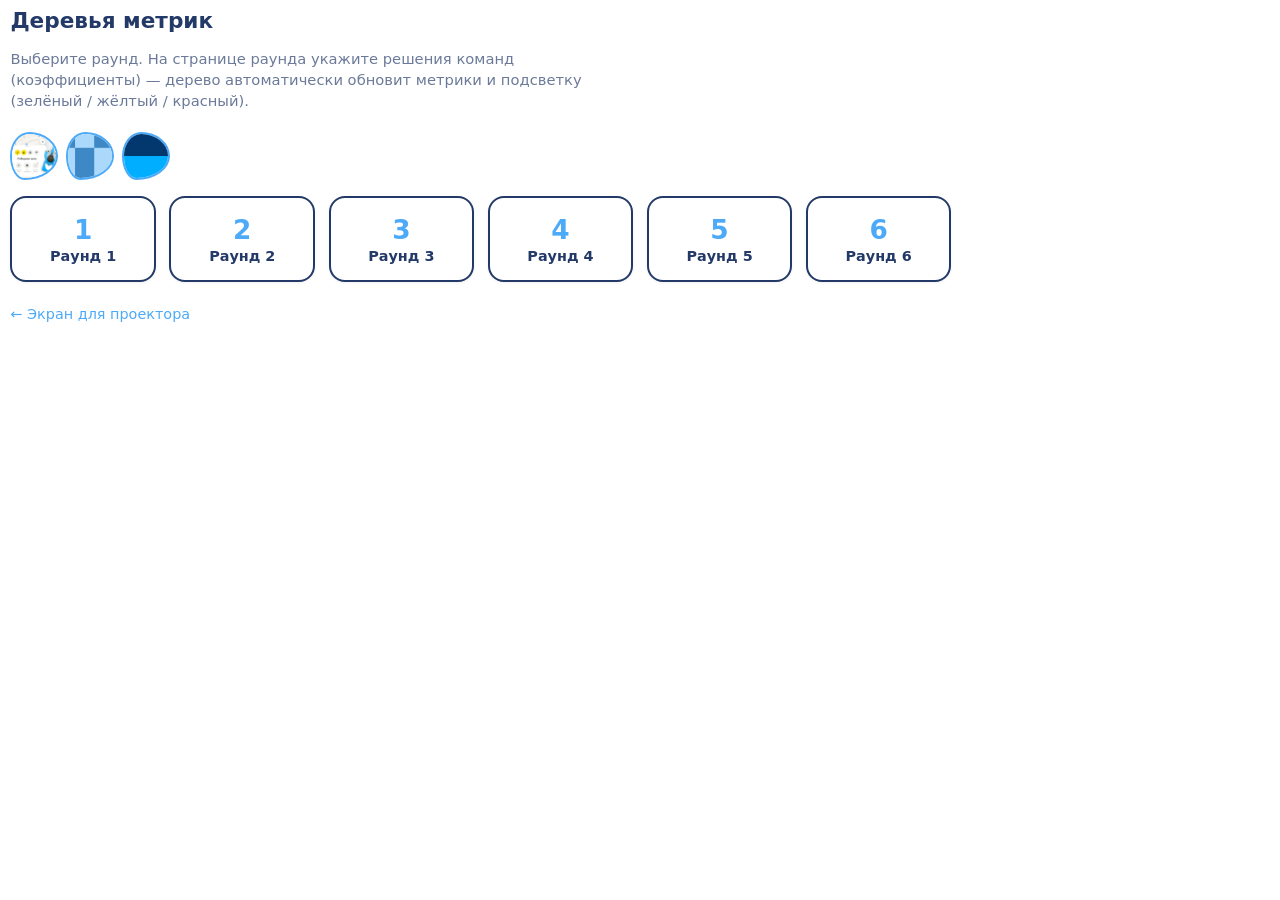
<file: static/derevya/index.html>
<!DOCTYPE html>
<html lang="ru">
<head>
  <meta charset="utf-8">
  <meta name="viewport" content="width=device-width, initial-scale=1">
  <title>Деревья метрик — Бизнес-игра</title>
  <link rel="stylesheet" href="https://yastatic.net/s3/home/fonts/ys/4/text.css" crossorigin="anonymous">
  <link rel="stylesheet" href="trees.css">
</head>
<body class="trees-hub">
  <h1>Деревья метрик</h1>
  <p class="lead">Выберите раунд. На странице раунда укажите решения команд (коэффициенты) — дерево автоматически обновит метрики и подсветку (зелёный / жёлтый / красный).</p>
  <div class="imgs">
    <img src="img/картинка 1.png" alt="" class="blob">
    <img src="img/картинка 2.png" alt="" class="blob">
    <img src="img/картинка 3.png" alt="" class="blob">
  </div>
  <nav class="nav-grid">
    <a href="round1.html"><span class="num">1</span> Раунд 1</a>
    <a href="round2.html"><span class="num">2</span> Раунд 2</a>
    <a href="round3.html"><span class="num">3</span> Раунд 3</a>
    <a href="round4.html"><span class="num">4</span> Раунд 4</a>
    <a href="round5.html"><span class="num">5</span> Раунд 5</a>
    <a href="round6.html"><span class="num">6</span> Раунд 6</a>
  </nav>
  <p class="footer-link"><a href="../screen.html">← Экран для проектора</a></p>
</body>
</html>
</file>
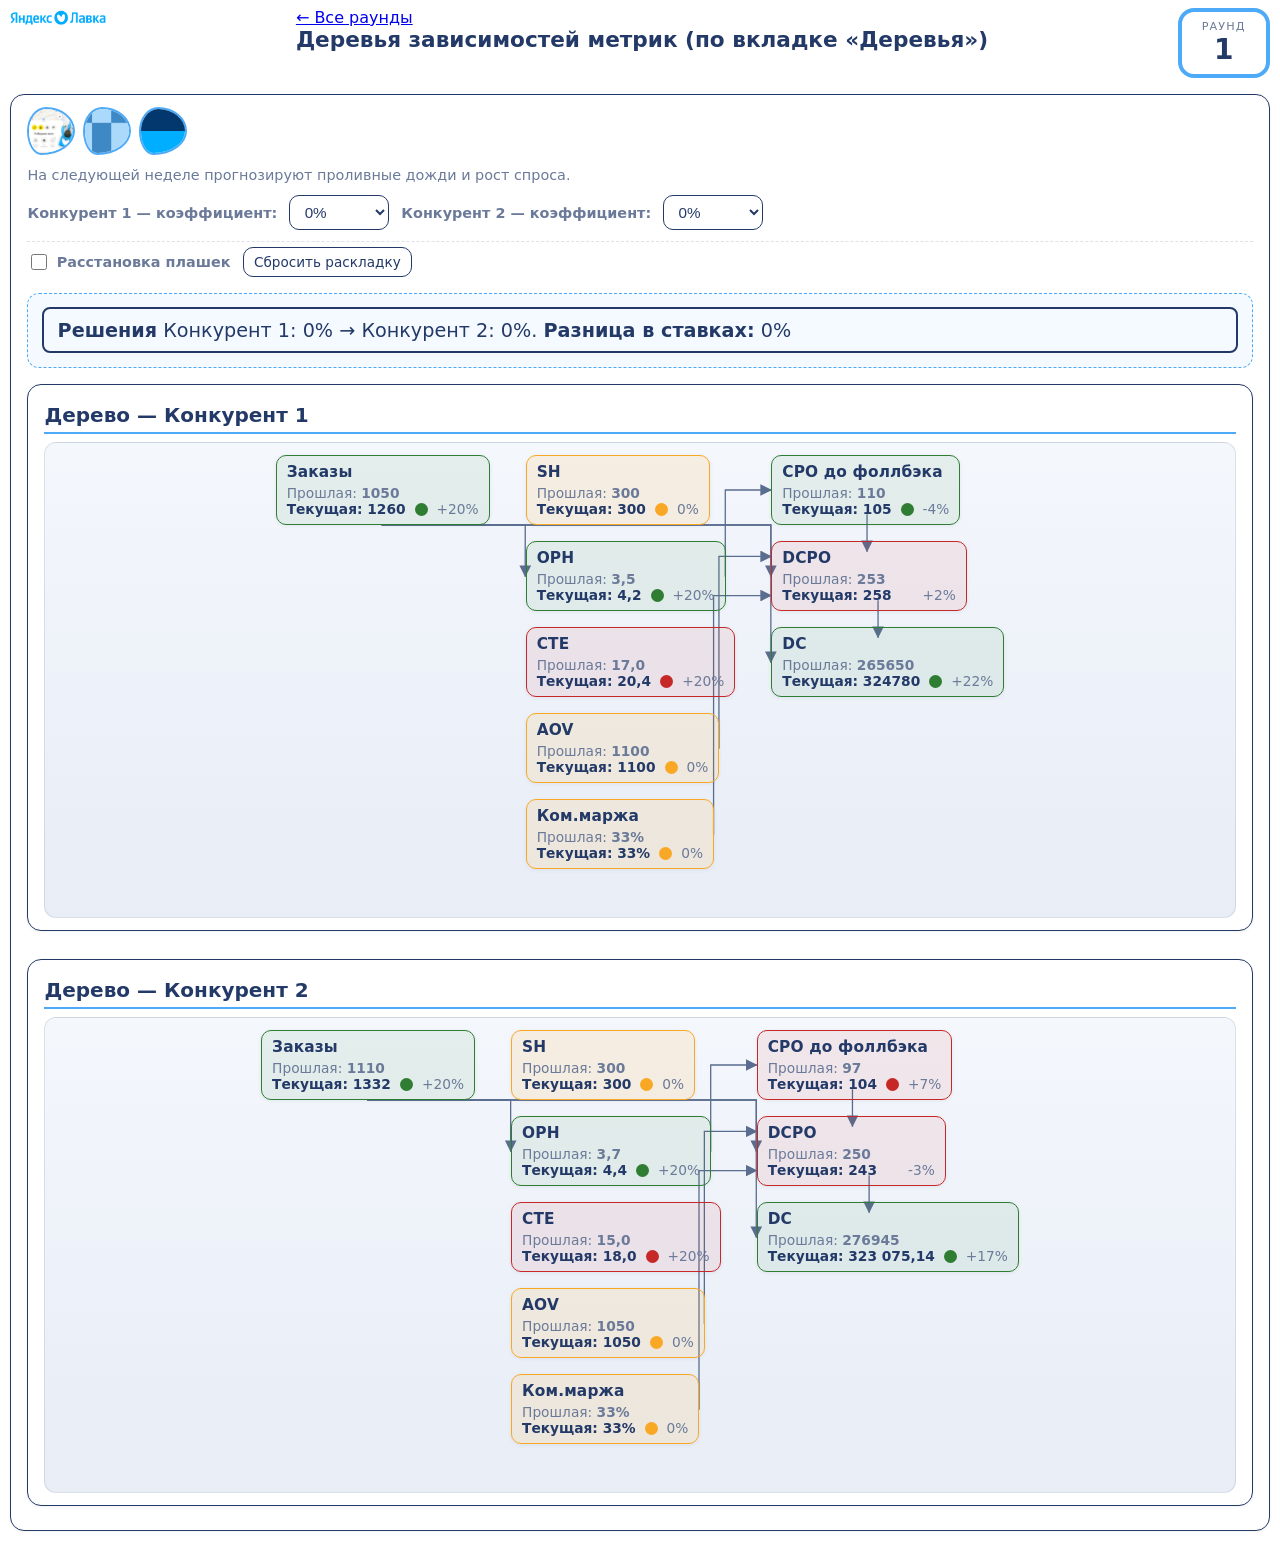
<file: static/derevya/round1.html>
<!DOCTYPE html>
<html lang="ru">
<head>
  <meta charset="utf-8">
  <meta name="viewport" content="width=device-width, initial-scale=1">
  <meta http-equiv="Cache-Control" content="no-cache, no-store, must-revalidate">
  <meta http-equiv="Pragma" content="no-cache">
  <meta http-equiv="Expires" content="0">
  <title>Дерево метрик — Раунд 1</title>
  <link rel="stylesheet" href="https://yastatic.net/s3/home/fonts/ys/4/text.css" crossorigin="anonymous">
  <link rel="stylesheet" href="trees.css">
</head>
<body>
  <div class="header">
    <img src="img/L_blue.png" alt="" class="round-page-logo" width="100" height="36">
    <div>
      <a href="index.html" class="back">← Все раунды</a>
      <h1>Деревья зависимостей метрик (по вкладке «Деревья»)</h1>
    </div>
    <div class="round-badge">
      <div class="label">Раунд</div>
      <div class="num" id="roundNum">1</div>
    </div>
  </div>

  <div class="card card--diagrams">
    <div class="imgs">
      <img src="img/картинка 1.png" alt="" class="blob">
      <img src="img/картинка 2.png" alt="" class="blob">
      <img src="img/картинка 3.png" alt="" class="blob">
    </div>
    <p id="roundIntro" style="margin:0 0 0.75rem 0; color: var(--muted); font-size: 0.9rem;"></p>
    <div class="inputs-row">
      <label>Конкурент 1 — коэффициент:</label>
      <select id="coef1">
        <option value="-0.1">-10%</option>
        <option value="0" selected>0%</option>
        <option value="0.2">+20%</option>
        <option value="0.4">+40%</option>
      </select>
      <label>Конкурент 2 — коэффициент:</label>
      <select id="coef2">
        <option value="-0.1">-10%</option>
        <option value="0" selected>0%</option>
        <option value="0.2">+20%</option>
        <option value="0.4">+40%</option>
      </select>
    </div>
    <div class="inputs-row trees-drag-controls">
      <label class="drag-layout-label" title="Включите и перетаскивайте плашки на схеме; смещения сохраняются в этом браузере для выбранного раунда.">
        <input type="checkbox" id="dragLayoutMode"> Расстановка плашек
      </label>
      <button type="button" id="dragLayoutReset" class="btn-layout-reset" title="Убрать все смещения и перерисовать стрелки">Сбросить раскладку</button>
    </div>

    <div class="shared-top">
      <div class="tree-node"><span class="name">Решения</span> <span class="week-prev">Конкурент 1:</span> <span id="vCoef1">0%</span> &rarr; <span class="week-prev">Конкурент 2:</span> <span id="vCoef2">0%</span>. <strong>Разница в ставках:</strong> <span id="vDiff">0</span></div>
    </div>

    <div class="trees-wrapper">
      <!-- Дерево Команды 1 — плашки как в Excel -->
      <div class="one-tree card">
        <h3>Дерево — Конкурент 1</h3>
        <div class="diagram-outer">
        <div class="diagram" id="diag1">
          <svg class="diagram-svg" id="svg1"><defs><marker id="arr1" viewBox="0 0 10 10" markerWidth="9" markerHeight="9" refX="9" refY="5" orient="auto" markerUnits="strokeWidth"><path d="M0,0 L10,5 L0,10 Z" fill="#5a6d8f"/></marker></defs><g id="arrows1"></g></svg>
          <div class="plashka col-left" id="p1_orders"><span class="name">Заказы</span><div class="row"><span class="week-prev">Прошлая: <b id="t1Orders_prev">—</b></span></div><div class="row"><span class="week-curr">Текущая: <b id="t1Orders_curr">—</b></span><span class="dot" id="t1Orders_dot"></span><span class="pct" id="t1Orders_pct"></span></div></div>
          <div class="mid-stack" id="midStack1">
            <div class="plashka" id="p1_sh"><span class="name">SH</span><div class="row"><span class="week-prev">Прошлая: <b id="t1SH_prev">—</b></span></div><div class="row"><span class="week-curr">Текущая: <b id="t1SH_curr">—</b></span><span class="dot" id="t1SH_dot"></span><span class="pct" id="t1SH_pct"></span></div></div>
            <div class="plashka" id="p1_oph"><span class="name">OPH</span><div class="row"><span class="week-prev">Прошлая: <b id="t1OPH_prev">—</b></span></div><div class="row"><span class="week-curr">Текущая: <b id="t1OPH_curr">—</b></span><span class="dot" id="t1OPH_dot"></span><span class="pct" id="t1OPH_pct"></span></div></div>
            <div class="plashka" id="p1_cte"><span class="name">CTE</span><div class="row"><span class="week-prev">Прошлая: <b id="t1CTE_prev">—</b></span></div><div class="row"><span class="week-curr">Текущая: <b id="t1CTE_curr">—</b></span><span class="dot" id="t1CTE_dot"></span><span class="pct" id="t1CTE_pct"></span></div></div>
            <div class="plashka mechanic-node" id="p1_surge" data-from-round="2" style="display:none"><span class="name">Сурж (Surge), %</span><div class="row"><span class="week-prev">Прошлая: <b id="t1Surge_prev">—</b></span></div><div class="row"><span class="week-curr">Текущая: <b id="t1Surge_curr">—</b></span><span class="dot yellow" id="t1Surge_dot" style="margin-left:6px;"></span></div></div>
            <div class="plashka mechanic-node" id="p1_delivery" data-from-round="3" style="display:none"><span class="name">Сервис вывоза заказов</span><div class="row"><span class="week-prev">Прошлая: <b id="t1Delivery_prev">—</b></span></div><div class="row"><span class="week-curr">Текущая: <b id="t1Delivery_curr">—</b></span><span class="dot yellow" id="t1Delivery_dot"></span></div><div class="row" style="font-size:0.95rem;color:var(--muted);margin-top:4px;">Вывоз при неоптимальном CTE, максимум 500 заказов</div></div>
            <div class="plashka mechanic-node" id="p1_stock" data-from-round="5" style="display:none"><span class="name">Склад и списания</span><div class="row"><span class="week-prev">Прошлая: <b id="t1Stock_prev">—</b></span></div><div class="row"><span class="week-curr">Текущая: <b id="t1Stock_curr">—</b></span><span class="dot yellow" id="t1Stock_dot"></span></div><div class="row" style="font-size:0.95rem;color:var(--muted);margin-top:4px;">Сток под прогноз, скоропорт</div></div>
            <div class="plashka mechanic-node" id="p1_royalty" data-from-round="6" style="display:none"><span class="name">Динамические роялти</span><div class="row"><span class="week-prev">Прошлая: <b id="t1Royalty_prev">—</b></span></div><div class="row"><span class="week-curr">Текущая: <b id="t1Royalty_curr">—</b></span><span class="dot yellow" id="t1Royalty_dot"></span></div><div class="row" style="font-size:0.95rem;color:var(--muted);margin-top:4px;">Зависят от качества сервиса (CTE)</div></div>
            <div class="plashka" id="p1_aov"><span class="name">AOV</span><div class="row"><span class="week-prev">Прошлая: <b id="t1AOV_prev">—</b></span></div><div class="row"><span class="week-curr">Текущая: <b id="t1AOV_curr">—</b></span><span class="dot" id="t1AOV_dot"></span><span class="pct" id="t1AOV_pct"></span></div></div>
            <div class="plashka mechanic-node" id="p1_writeoffs" data-from-round="5" style="display:none"><span class="name">Списания</span><div class="row"><span class="week-prev">Прошлая: <b id="t1Writeoffs_prev">—</b></span></div><div class="row"><span class="week-curr">Текущая: <b id="t1Writeoffs_curr">—</b></span><span class="dot yellow" id="t1Writeoffs_dot"></span><span class="pct" id="t1Writeoffs_pct"></span></div></div>
            <div class="plashka" id="p1_margin"><span class="name">Ком.маржа</span><div class="row"><span class="week-prev">Прошлая: <b id="t1Margin_prev">—</b></span></div><div class="row"><span class="week-curr">Текущая: <b id="t1Margin_curr">—</b></span><span class="dot" id="t1Margin_dot"></span><span class="pct" id="t1Margin_pct"></span></div></div>
          </div>
          <div class="cpo-stack" id="cpoStack1">
          <div class="plashka block-cpo" id="p1_cpo"><span class="name">CPO до фоллбэка</span><div class="row"><span class="week-prev">Прошлая: <b id="t1CPO_prev">—</b></span></div><div class="row"><span class="week-curr">Текущая: <b id="t1CPO_curr">—</b></span><span class="dot" id="t1CPO_dot"></span><span class="pct" id="t1CPO_pct"></span></div></div>
          <div class="plashka mechanic-node" id="p1_fallback" data-from-round="3" style="display:none"><span class="name">Доля фоллбэка</span><div class="row"><span class="week-prev">Прошлая: <b id="t1Fallback_prev">—</b></span></div><div class="row"><span class="week-curr">Текущая: <b id="t1Fallback_curr">—</b></span><span class="dot yellow" id="t1Fallback_dot"></span></div></div>
          <div class="plashka mechanic-node" id="p1_cpo_total" data-from-round="3" style="display:none"><span class="name">Общий CPO</span><div class="row"><span class="week-prev">Прошлая: <b id="t1CpoTotal_prev">—</b></span></div><div class="row"><span class="week-curr">Текущая: <b id="t1CpoTotal_curr">—</b></span><span class="dot yellow" id="t1CpoTotal_dot"></span></div></div>
            <div class="plashka block-dcpo" id="p1_dcpo"><span class="name">DCPO</span><div class="row"><span class="week-prev">Прошлая: <b id="t1DCPO_prev">—</b></span></div><div class="row"><span class="week-curr">Текущая: <b id="t1DCPO_curr">—</b></span><span class="dot" id="t1DCPO_dot"></span><span class="pct" id="t1DCPO_pct"></span></div></div>
            <div class="plashka block-dc" id="p1_dc"><span class="name">DC</span><div class="row"><span class="week-prev">Прошлая: <b id="t1DC_prev">—</b></span></div><div class="row"><span class="week-curr">Текущая: <b id="t1DC_curr">—</b></span><span class="dot" id="t1DC_dot"></span><span class="pct" id="t1DC_pct"></span></div></div>
          </div>
        </div>
        </div>
      </div>

      <!-- Дерево Команды 2 -->
      <div class="one-tree card">
        <h3>Дерево — Конкурент 2</h3>
        <div class="diagram-outer">
        <div class="diagram" id="diag2">
          <svg class="diagram-svg" id="svg2"><defs><marker id="arr2" viewBox="0 0 10 10" markerWidth="9" markerHeight="9" refX="9" refY="5" orient="auto" markerUnits="strokeWidth"><path d="M0,0 L10,5 L0,10 Z" fill="#5a6d8f"/></marker></defs><g id="arrows2"></g></svg>
          <div class="plashka col-left" id="p2_orders"><span class="name">Заказы</span><div class="row"><span class="week-prev">Прошлая: <b id="t2Orders_prev">—</b></span></div><div class="row"><span class="week-curr">Текущая: <b id="t2Orders_curr">—</b></span><span class="dot" id="t2Orders_dot"></span><span class="pct" id="t2Orders_pct"></span></div></div>
          <div class="mid-stack" id="midStack2">
            <div class="plashka" id="p2_sh"><span class="name">SH</span><div class="row"><span class="week-prev">Прошлая: <b id="t2SH_prev">—</b></span></div><div class="row"><span class="week-curr">Текущая: <b id="t2SH_curr">—</b></span><span class="dot" id="t2SH_dot"></span><span class="pct" id="t2SH_pct"></span></div></div>
            <div class="plashka" id="p2_oph"><span class="name">OPH</span><div class="row"><span class="week-prev">Прошлая: <b id="t2OPH_prev">—</b></span></div><div class="row"><span class="week-curr">Текущая: <b id="t2OPH_curr">—</b></span><span class="dot" id="t2OPH_dot"></span><span class="pct" id="t2OPH_pct"></span></div></div>
            <div class="plashka" id="p2_cte"><span class="name">CTE</span><div class="row"><span class="week-prev">Прошлая: <b id="t2CTE_prev">—</b></span></div><div class="row"><span class="week-curr">Текущая: <b id="t2CTE_curr">—</b></span><span class="dot" id="t2CTE_dot"></span><span class="pct" id="t2CTE_pct"></span></div></div>
            <div class="plashka mechanic-node" id="p2_surge" data-from-round="2" style="display:none"><span class="name">Сурж (Surge), %</span><div class="row"><span class="week-prev">Прошлая: <b id="t2Surge_prev">—</b></span></div><div class="row"><span class="week-curr">Текущая: <b id="t2Surge_curr">—</b></span><span class="dot yellow" id="t2Surge_dot"></span></div></div>
            <div class="plashka mechanic-node" id="p2_delivery" data-from-round="3" style="display:none"><span class="name">Сервис вывоза заказов</span><div class="row"><span class="week-prev">Прошлая: <b id="t2Delivery_prev">—</b></span></div><div class="row"><span class="week-curr">Текущая: <b id="t2Delivery_curr">—</b></span><span class="dot yellow" id="t2Delivery_dot"></span></div><div class="row" style="font-size:0.95rem;color:var(--muted);margin-top:4px;">Вывоз при неоптимальном CTE, максимум 500 заказов</div></div>
            <div class="plashka mechanic-node" id="p2_stock" data-from-round="5" style="display:none"><span class="name">Склад и списания</span><div class="row"><span class="week-prev">Прошлая: <b id="t2Stock_prev">—</b></span></div><div class="row"><span class="week-curr">Текущая: <b id="t2Stock_curr">—</b></span><span class="dot yellow" id="t2Stock_dot"></span></div><div class="row" style="font-size:0.95rem;color:var(--muted);margin-top:4px;">Сток под прогноз, скоропорт</div></div>
            <div class="plashka mechanic-node" id="p2_royalty" data-from-round="6" style="display:none"><span class="name">Динамические роялти</span><div class="row"><span class="week-prev">Прошлая: <b id="t2Royalty_prev">—</b></span></div><div class="row"><span class="week-curr">Текущая: <b id="t2Royalty_curr">—</b></span><span class="dot yellow" id="t2Royalty_dot"></span></div><div class="row" style="font-size:0.95rem;color:var(--muted);margin-top:4px;">Зависят от качества сервиса (CTE)</div></div>
            <div class="plashka" id="p2_aov"><span class="name">AOV</span><div class="row"><span class="week-prev">Прошлая: <b id="t2AOV_prev">—</b></span></div><div class="row"><span class="week-curr">Текущая: <b id="t2AOV_curr">—</b></span><span class="dot" id="t2AOV_dot"></span><span class="pct" id="t2AOV_pct"></span></div></div>
            <div class="plashka mechanic-node" id="p2_writeoffs" data-from-round="5" style="display:none"><span class="name">Списания</span><div class="row"><span class="week-prev">Прошлая: <b id="t2Writeoffs_prev">—</b></span></div><div class="row"><span class="week-curr">Текущая: <b id="t2Writeoffs_curr">—</b></span><span class="dot yellow" id="t2Writeoffs_dot"></span><span class="pct" id="t2Writeoffs_pct"></span></div></div>
            <div class="plashka" id="p2_margin"><span class="name">Ком.маржа</span><div class="row"><span class="week-prev">Прошлая: <b id="t2Margin_prev">—</b></span></div><div class="row"><span class="week-curr">Текущая: <b id="t2Margin_curr">—</b></span><span class="dot" id="t2Margin_dot"></span><span class="pct" id="t2Margin_pct"></span></div></div>
          </div>
          <div class="cpo-stack" id="cpoStack2">
          <div class="plashka block-cpo" id="p2_cpo"><span class="name">CPO до фоллбэка</span><div class="row"><span class="week-prev">Прошлая: <b id="t2CPO_prev">—</b></span></div><div class="row"><span class="week-curr">Текущая: <b id="t2CPO_curr">—</b></span><span class="dot" id="t2CPO_dot"></span><span class="pct" id="t2CPO_pct"></span></div></div>
          <div class="plashka mechanic-node" id="p2_fallback" data-from-round="3" style="display:none"><span class="name">Доля фоллбэка</span><div class="row"><span class="week-prev">Прошлая: <b id="t2Fallback_prev">—</b></span></div><div class="row"><span class="week-curr">Текущая: <b id="t2Fallback_curr">—</b></span><span class="dot yellow" id="t2Fallback_dot"></span></div></div>
          <div class="plashka mechanic-node" id="p2_cpo_total" data-from-round="3" style="display:none"><span class="name">Общий CPO</span><div class="row"><span class="week-prev">Прошлая: <b id="t2CpoTotal_prev">—</b></span></div><div class="row"><span class="week-curr">Текущая: <b id="t2CpoTotal_curr">—</b></span><span class="dot yellow" id="t2CpoTotal_dot"></span></div></div>
            <div class="plashka block-dcpo" id="p2_dcpo"><span class="name">DCPO</span><div class="row"><span class="week-prev">Прошлая: <b id="t2DCPO_prev">—</b></span></div><div class="row"><span class="week-curr">Текущая: <b id="t2DCPO_curr">—</b></span><span class="dot" id="t2DCPO_dot"></span><span class="pct" id="t2DCPO_pct"></span></div></div>
            <div class="plashka block-dc" id="p2_dc"><span class="name">DC</span><div class="row"><span class="week-prev">Прошлая: <b id="t2DC_prev">—</b></span></div><div class="row"><span class="week-curr">Текущая: <b id="t2DC_curr">—</b></span><span class="dot" id="t2DC_dot"></span><span class="pct" id="t2DC_pct"></span></div></div>
          </div>
        </div>
        </div>
      </div>
    </div>
  </div>

  <script>
    const ROUND = 1;
    const ROUND_INTRO = "На следующей неделе прогнозируют проливные дожди и рост спроса.";
    const AOV = 1100;
    const INITIAL = {"team1": {"MPH": 385.0, "CPO": 110.0, "CTE_target": 17.0, "CTE": 17.0, "SH": 300.0, "OPH": 3.5, "orders": 1050.0, "avg_check": 1100.0, "margin": 0.33, "DCPO": 253.0, "DC": 265650.0, "cpo_total": 110.0, "fallback_share": 0, "writeoffs": 0, "royalty_prev": 0, "royalty_curr": 0}, "team2": {"MPH": 358.9, "CPO": 97.0, "CTE_target": 15.0, "CTE": 15.0, "SH": 300.0, "OPH": 3.7, "orders": 1110.0, "avg_check": 1050.0, "margin": 0.33, "DCPO": 249.5, "DC": 276945.0, "cpo_total": 97.0, "fallback_share": 0, "writeoffs": 0, "royalty_prev": 0, "royalty_curr": 0}};
    const SCENARIOS = {"0.4_-0.1": {"team1": {"CTE": 11.33, "CPO": 156.86, "DCPO": 206.14, "DC": 259740, "CTE_in_target": true, "place_DC": 16, "avg_check": 1100, "SH": 540, "orders": 1260, "OPH": 2.33, "surge_prev": 0, "surge_curr": null}, "team2": {"CTE": 90, "CPO": 77.79, "DCPO": 268.71, "DC": 357921.43, "CTE_in_target": false, "place_DC": 1, "avg_check": 1050, "SH": 60, "orders": 1332, "OPH": 22.2, "surge_prev": 0, "surge_curr": null}}, "0.4_0.0": {"team1": {"CTE": 12.44, "CPO": 153.05, "DCPO": 209.95, "DC": 264540, "CTE_in_target": true, "place_DC": 15, "avg_check": 1100, "SH": 492, "orders": 1260, "OPH": 2.56, "surge_prev": 0, "surge_curr": null}, "team2": {"CTE": 50.0, "CPO": 89.54, "DCPO": 256.96, "DC": 342275.14, "CTE_in_target": false, "place_DC": 3, "avg_check": 1050, "SH": 108.0, "orders": 1332, "OPH": 12.33, "surge_prev": 0, "surge_curr": null}}, "0.2_-0.1": {"team1": {"CTE": 13.78, "CPO": 132.95, "DCPO": 230.05, "DC": 289860, "CTE_in_target": true, "place_DC": 12, "avg_check": 1100, "SH": 444, "orders": 1260, "OPH": 2.84, "surge_prev": 0, "surge_curr": null}, "team2": {"CTE": 34.62, "CPO": 85.0, "DCPO": 261.5, "DC": 348321.43, "CTE_in_target": false, "place_DC": 2, "avg_check": 1050, "SH": 156.0, "orders": 1332, "OPH": 8.54, "surge_prev": 0, "surge_curr": null}}, "0.4_0.2": {"team1": {"CTE": 15.45, "CPO": 145.43, "DCPO": 217.57, "DC": 274140, "CTE_in_target": true, "place_DC": 14, "avg_check": 1100, "SH": 396, "orders": 1260, "OPH": 3.18, "surge_prev": 0, "surge_curr": null}, "team2": {"CTE": 26.47, "CPO": 113.03, "DCPO": 233.47, "DC": 310982.57, "CTE_in_target": false, "place_DC": 9, "avg_check": 1050, "SH": 204, "orders": 1332, "OPH": 6.53, "surge_prev": 0, "surge_curr": null}}, "0.2_0.0": {"team1": {"CTE": 15.45, "CPO": 129.14, "DCPO": 233.86, "DC": 294660, "CTE_in_target": true, "place_DC": 11, "avg_check": 1100, "SH": 396, "orders": 1260, "OPH": 3.18, "surge_prev": 0, "surge_curr": null}, "team2": {"CTE": 26.47, "CPO": 96.74, "DCPO": 249.76, "DC": 332675.14, "CTE_in_target": false, "place_DC": 6, "avg_check": 1050, "SH": 204, "orders": 1332, "OPH": 6.53, "surge_prev": 0, "surge_curr": null}}, "0.0_-0.1": {"team1": {"CTE": 17.59, "CPO": 109.05, "DCPO": 253.95, "DC": 319980, "CTE_in_target": false, "place_DC": 8, "avg_check": 1100, "SH": 348, "orders": 1260, "OPH": 3.62, "surge_prev": 0, "surge_curr": null}, "team2": {"CTE": 21.43, "CPO": 92.2, "DCPO": 254.3, "DC": 338721.43, "CTE_in_target": false, "place_DC": 4, "avg_check": 1050, "SH": 252, "orders": 1332, "OPH": 5.29, "surge_prev": 0, "surge_curr": null}}, "-0.1_-0.1": {"team1": {"CTE": 20.4, "CPO": 97.1, "DCPO": 265.9, "DC": 335040, "CTE_in_target": false, "place_DC": 5, "avg_check": 1100, "SH": 300, "orders": 1260, "OPH": 4.2, "surge_prev": 0, "surge_curr": null}, "team2": {"CTE": 18, "CPO": 95.81, "DCPO": 250.69, "DC": 333921.43, "CTE_in_target": false, "place_DC": 5, "avg_check": 1050, "SH": 300, "orders": 1332, "OPH": 4.44, "surge_prev": 0, "surge_curr": null}}, "0.0_0.0": {"team1": {"CTE": 20.4, "CPO": 105.24, "DCPO": 257.76, "DC": 324780, "CTE_in_target": false, "place_DC": 7, "avg_check": 1100, "SH": 300, "orders": 1260, "OPH": 4.2, "surge_prev": 0, "surge_curr": null}, "team2": {"CTE": 18, "CPO": 103.95, "DCPO": 242.55, "DC": 323075.14, "CTE_in_target": false, "place_DC": 7, "avg_check": 1050, "SH": 300, "orders": 1332, "OPH": 4.44, "surge_prev": 0, "surge_curr": null}}, "0.2_0.2": {"team1": {"CTE": 20.4, "CPO": 121.52, "DCPO": 241.48, "DC": 304260, "CTE_in_target": false, "place_DC": 10, "avg_check": 1100, "SH": 300, "orders": 1260, "OPH": 4.2, "surge_prev": 0, "surge_curr": null}, "team2": {"CTE": 18, "CPO": 120.24, "DCPO": 226.26, "DC": 301382.57, "CTE_in_target": false, "place_DC": 10, "avg_check": 1050, "SH": 300, "orders": 1332, "OPH": 4.44, "surge_prev": 0, "surge_curr": null}}, "0.4_0.4": {"team1": {"CTE": 20.4, "CPO": 137.81, "DCPO": 225.19, "DC": 283740, "CTE_in_target": false, "place_DC": 13, "avg_check": 1100, "SH": 300, "orders": 1260, "OPH": 4.2, "surge_prev": 0, "surge_curr": null}, "team2": {"CTE": 18, "CPO": 136.52, "DCPO": 209.98, "DC": 279690, "CTE_in_target": false, "place_DC": 13, "avg_check": 1050, "SH": 300, "orders": 1332, "OPH": 4.44, "surge_prev": 0, "surge_curr": null}}, "-0.1_0.0": {"team1": {"CTE": 24.29, "CPO": 93.29, "DCPO": 269.71, "DC": 339840, "CTE_in_target": false, "place_DC": 4, "avg_check": 1100, "SH": 252, "orders": 1260, "OPH": 5, "surge_prev": 0, "surge_curr": null}, "team2": {"CTE": 15.52, "CPO": 107.55, "DCPO": 238.95, "DC": 318275.14, "CTE_in_target": false, "place_DC": 8, "avg_check": 1050, "SH": 348, "orders": 1332, "OPH": 3.83, "surge_prev": 0, "surge_curr": null}}, "0.0_0.2": {"team1": {"CTE": 30, "CPO": 97.62, "DCPO": 265.38, "DC": 334380.0, "CTE_in_target": false, "place_DC": 6, "avg_check": 1100, "SH": 204, "orders": 1260, "OPH": 6.18, "surge_prev": 0, "surge_curr": null}, "team2": {"CTE": 13.64, "CPO": 127.44, "DCPO": 219.06, "DC": 291782.57, "CTE_in_target": true, "place_DC": 11, "avg_check": 1050, "SH": 396, "orders": 1332, "OPH": 3.36, "surge_prev": 0, "surge_curr": null}}, "0.2_0.4": {"team1": {"CTE": 30, "CPO": 113.9, "DCPO": 249.1, "DC": 313860, "CTE_in_target": false, "place_DC": 9, "avg_check": 1100, "SH": 204, "orders": 1260, "OPH": 6.18, "surge_prev": 0, "surge_curr": null}, "team2": {"CTE": 13.64, "CPO": 143.73, "DCPO": 202.77, "DC": 270090, "CTE_in_target": true, "place_DC": 14, "avg_check": 1050, "SH": 396, "orders": 1332, "OPH": 3.36, "surge_prev": 0, "surge_curr": null}}, "-0.1_0.2": {"team1": {"CTE": 39.23, "CPO": 85.67, "DCPO": 277.33, "DC": 349440, "CTE_in_target": false, "place_DC": 2, "avg_check": 1100, "SH": 156.0, "orders": 1260, "OPH": 8.08, "surge_prev": 0, "surge_curr": null}, "team2": {"CTE": 12.16, "CPO": 131.05, "DCPO": 215.45, "DC": 286982.57, "CTE_in_target": true, "place_DC": 12, "avg_check": 1050, "SH": 444, "orders": 1332, "OPH": 3, "surge_prev": 0, "surge_curr": null}}, "0.0_0.4": {"team1": {"CTE": 56.67, "CPO": 90, "DCPO": 273, "DC": 343980, "CTE_in_target": false, "place_DC": 3, "avg_check": 1100, "SH": 108.0, "orders": 1260, "OPH": 11.67, "surge_prev": 0, "surge_curr": null}, "team2": {"CTE": 10.98, "CPO": 150.94, "DCPO": 195.56, "DC": 260490.0, "CTE_in_target": true, "place_DC": 15, "avg_check": 1050, "SH": 492, "orders": 1332, "OPH": 2.71, "surge_prev": 0, "surge_curr": null}}, "-0.1_0.4": {"team1": {"CTE": 102, "CPO": 78.05, "DCPO": 284.95, "DC": 359040, "CTE_in_target": false, "place_DC": 1, "avg_check": 1100, "SH": 60, "orders": 1260, "OPH": 21, "surge_prev": 0, "surge_curr": null}, "team2": {"CTE": 10, "CPO": 154.54, "DCPO": 191.96, "DC": 255690.0, "CTE_in_target": true, "place_DC": 16, "avg_check": 1050, "SH": 540, "orders": 1332, "OPH": 2.47, "surge_prev": 0, "surge_curr": null}}};
    Object.assign(window, { ROUND, ROUND_INTRO, AOV, INITIAL, SCENARIOS });
  </script>
  <script src="trees.js"></script>
</body>
</html>
</file>
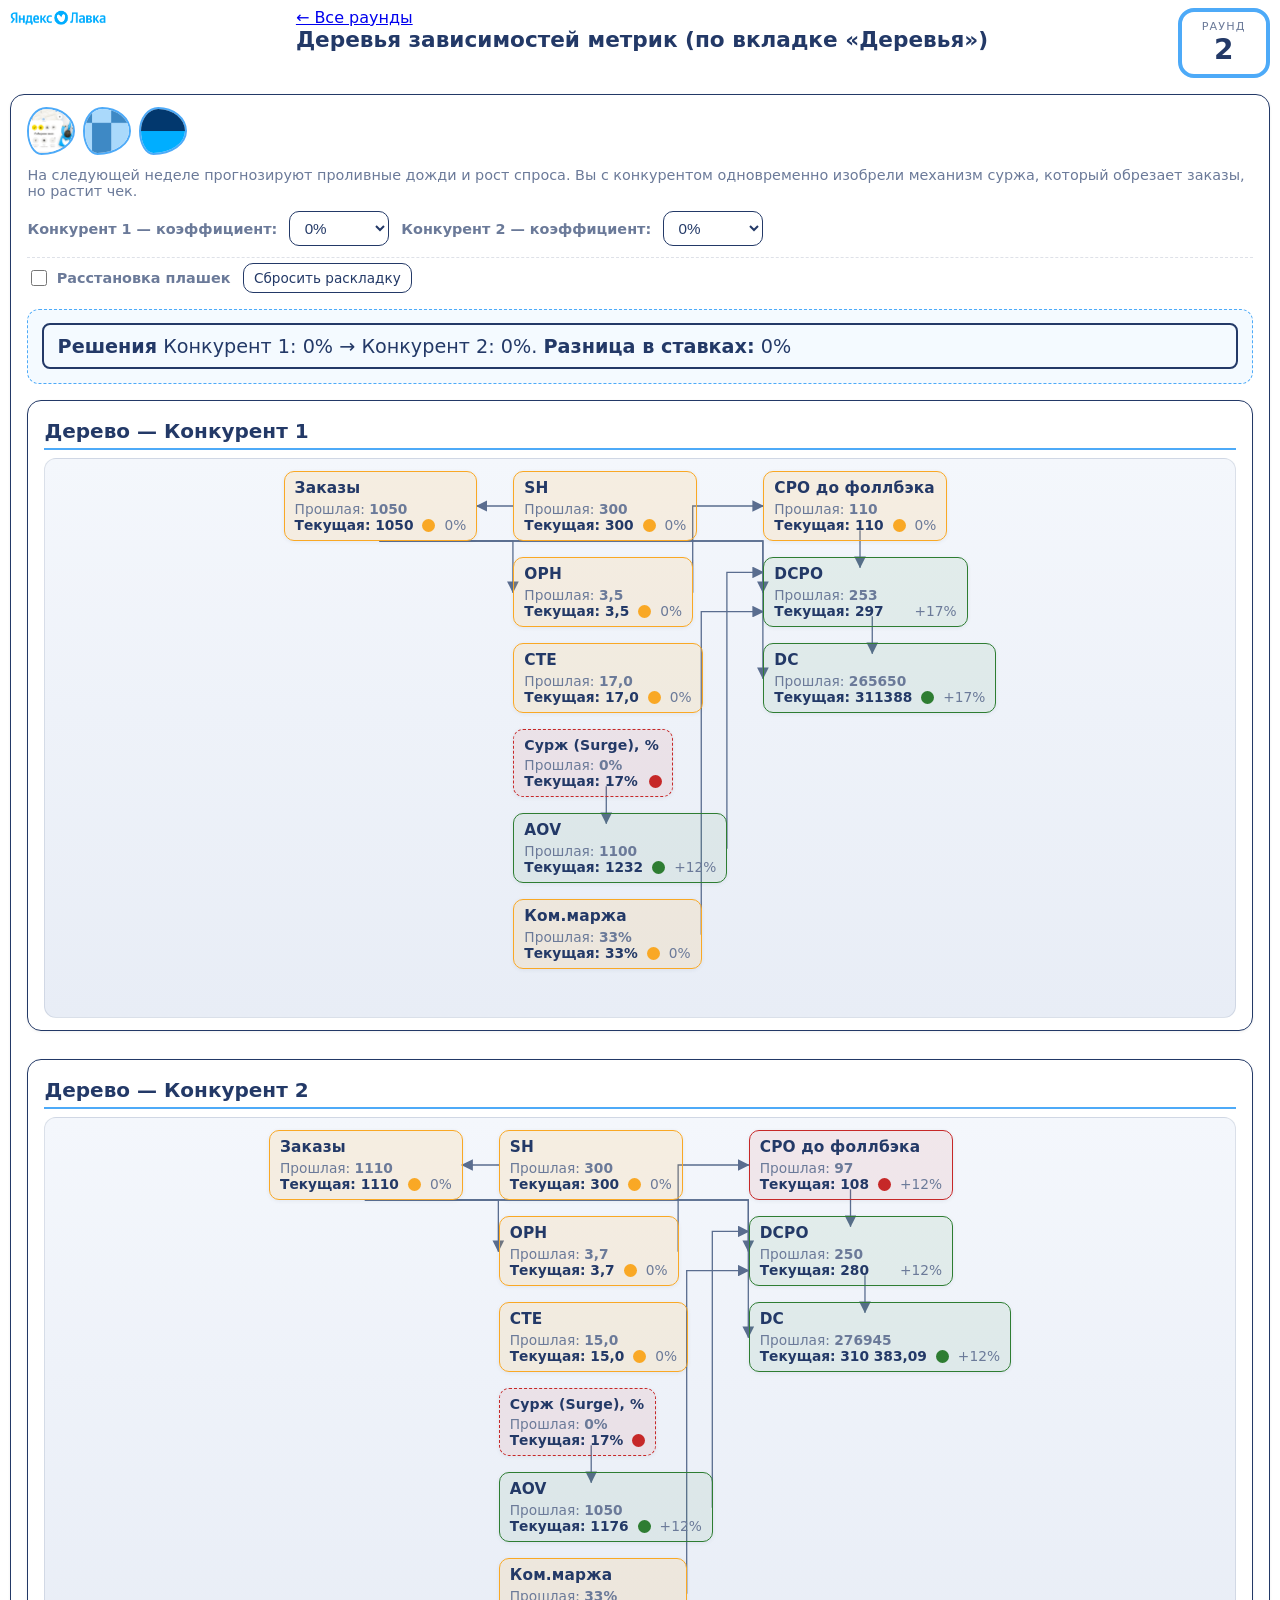
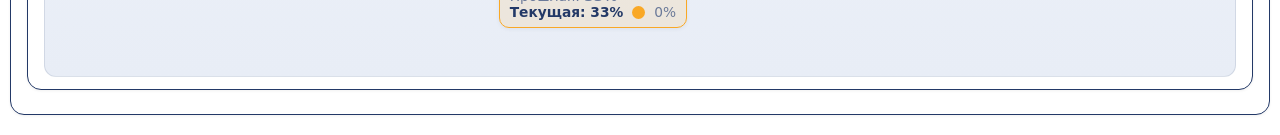
<file: static/derevya/round2.html>
<!DOCTYPE html>
<html lang="ru">
<head>
  <meta charset="utf-8">
  <meta name="viewport" content="width=device-width, initial-scale=1">
  <meta http-equiv="Cache-Control" content="no-cache, no-store, must-revalidate">
  <meta http-equiv="Pragma" content="no-cache">
  <meta http-equiv="Expires" content="0">
  <title>Дерево метрик — Раунд 2</title>
  <link rel="stylesheet" href="https://yastatic.net/s3/home/fonts/ys/4/text.css" crossorigin="anonymous">
  <link rel="stylesheet" href="trees.css">
</head>
<body>
  <div class="header">
    <img src="img/L_blue.png" alt="" class="round-page-logo" width="100" height="36">
    <div>
      <a href="index.html" class="back">← Все раунды</a>
      <h1>Деревья зависимостей метрик (по вкладке «Деревья»)</h1>
    </div>
    <div class="round-badge">
      <div class="label">Раунд</div>
      <div class="num" id="roundNum">2</div>
    </div>
  </div>

  <div class="card card--diagrams">
    <div class="imgs">
      <img src="img/картинка 1.png" alt="" class="blob">
      <img src="img/картинка 2.png" alt="" class="blob">
      <img src="img/картинка 3.png" alt="" class="blob">
    </div>
    <p id="roundIntro" style="margin:0 0 0.75rem 0; color: var(--muted); font-size: 0.9rem;"></p>
    <div class="inputs-row">
      <label>Конкурент 1 — коэффициент:</label>
      <select id="coef1">
        <option value="-0.1">-10%</option>
        <option value="0" selected>0%</option>
        <option value="0.2">+20%</option>
        <option value="0.4">+40%</option>
      </select>
      <label>Конкурент 2 — коэффициент:</label>
      <select id="coef2">
        <option value="-0.1">-10%</option>
        <option value="0" selected>0%</option>
        <option value="0.2">+20%</option>
        <option value="0.4">+40%</option>
      </select>
    </div>
    <div class="inputs-row trees-drag-controls">
      <label class="drag-layout-label" title="Включите и перетаскивайте плашки на схеме; смещения сохраняются в этом браузере для выбранного раунда.">
        <input type="checkbox" id="dragLayoutMode"> Расстановка плашек
      </label>
      <button type="button" id="dragLayoutReset" class="btn-layout-reset" title="Убрать все смещения и перерисовать стрелки">Сбросить раскладку</button>
    </div>

    <div class="shared-top">
      <div class="tree-node"><span class="name">Решения</span> <span class="week-prev">Конкурент 1:</span> <span id="vCoef1">0%</span> &rarr; <span class="week-prev">Конкурент 2:</span> <span id="vCoef2">0%</span>. <strong>Разница в ставках:</strong> <span id="vDiff">0</span></div>
    </div>

    <div class="trees-wrapper">
      <!-- Дерево Команды 1 — плашки как в Excel -->
      <div class="one-tree card">
        <h3>Дерево — Конкурент 1</h3>
        <div class="diagram-outer">
        <div class="diagram" id="diag1">
          <svg class="diagram-svg" id="svg1"><defs><marker id="arr1" viewBox="0 0 10 10" markerWidth="9" markerHeight="9" refX="9" refY="5" orient="auto" markerUnits="strokeWidth"><path d="M0,0 L10,5 L0,10 Z" fill="#5a6d8f"/></marker></defs><g id="arrows1"></g></svg>
          <div class="plashka col-left" id="p1_orders"><span class="name">Заказы</span><div class="row"><span class="week-prev">Прошлая: <b id="t1Orders_prev">—</b></span></div><div class="row"><span class="week-curr">Текущая: <b id="t1Orders_curr">—</b></span><span class="dot" id="t1Orders_dot"></span><span class="pct" id="t1Orders_pct"></span></div></div>
          <div class="mid-stack" id="midStack1">
            <div class="plashka" id="p1_sh"><span class="name">SH</span><div class="row"><span class="week-prev">Прошлая: <b id="t1SH_prev">—</b></span></div><div class="row"><span class="week-curr">Текущая: <b id="t1SH_curr">—</b></span><span class="dot" id="t1SH_dot"></span><span class="pct" id="t1SH_pct"></span></div></div>
            <div class="plashka" id="p1_oph"><span class="name">OPH</span><div class="row"><span class="week-prev">Прошлая: <b id="t1OPH_prev">—</b></span></div><div class="row"><span class="week-curr">Текущая: <b id="t1OPH_curr">—</b></span><span class="dot" id="t1OPH_dot"></span><span class="pct" id="t1OPH_pct"></span></div></div>
            <div class="plashka" id="p1_cte"><span class="name">CTE</span><div class="row"><span class="week-prev">Прошлая: <b id="t1CTE_prev">—</b></span></div><div class="row"><span class="week-curr">Текущая: <b id="t1CTE_curr">—</b></span><span class="dot" id="t1CTE_dot"></span><span class="pct" id="t1CTE_pct"></span></div></div>
            <div class="plashka mechanic-node" id="p1_surge" data-from-round="2" style="display:none"><span class="name">Сурж (Surge), %</span><div class="row"><span class="week-prev">Прошлая: <b id="t1Surge_prev">—</b></span></div><div class="row"><span class="week-curr">Текущая: <b id="t1Surge_curr">—</b></span><span class="dot yellow" id="t1Surge_dot" style="margin-left:6px;"></span></div></div>
            <div class="plashka mechanic-node" id="p1_delivery" data-from-round="3" style="display:none"><span class="name">Сервис вывоза заказов</span><div class="row"><span class="week-prev">Прошлая: <b id="t1Delivery_prev">—</b></span></div><div class="row"><span class="week-curr">Текущая: <b id="t1Delivery_curr">—</b></span><span class="dot yellow" id="t1Delivery_dot"></span></div><div class="row" style="font-size:0.95rem;color:var(--muted);margin-top:4px;">Вывоз при неоптимальном CTE, максимум 500 заказов</div></div>
            <div class="plashka mechanic-node" id="p1_stock" data-from-round="5" style="display:none"><span class="name">Склад и списания</span><div class="row"><span class="week-prev">Прошлая: <b id="t1Stock_prev">—</b></span></div><div class="row"><span class="week-curr">Текущая: <b id="t1Stock_curr">—</b></span><span class="dot yellow" id="t1Stock_dot"></span></div><div class="row" style="font-size:0.95rem;color:var(--muted);margin-top:4px;">Сток под прогноз, скоропорт</div></div>
            <div class="plashka mechanic-node" id="p1_royalty" data-from-round="6" style="display:none"><span class="name">Динамические роялти</span><div class="row"><span class="week-prev">Прошлая: <b id="t1Royalty_prev">—</b></span></div><div class="row"><span class="week-curr">Текущая: <b id="t1Royalty_curr">—</b></span><span class="dot yellow" id="t1Royalty_dot"></span></div><div class="row" style="font-size:0.95rem;color:var(--muted);margin-top:4px;">Зависят от качества сервиса (CTE)</div></div>
            <div class="plashka" id="p1_aov"><span class="name">AOV</span><div class="row"><span class="week-prev">Прошлая: <b id="t1AOV_prev">—</b></span></div><div class="row"><span class="week-curr">Текущая: <b id="t1AOV_curr">—</b></span><span class="dot" id="t1AOV_dot"></span><span class="pct" id="t1AOV_pct"></span></div></div>
            <div class="plashka mechanic-node" id="p1_writeoffs" data-from-round="5" style="display:none"><span class="name">Списания</span><div class="row"><span class="week-prev">Прошлая: <b id="t1Writeoffs_prev">—</b></span></div><div class="row"><span class="week-curr">Текущая: <b id="t1Writeoffs_curr">—</b></span><span class="dot yellow" id="t1Writeoffs_dot"></span><span class="pct" id="t1Writeoffs_pct"></span></div></div>
            <div class="plashka" id="p1_margin"><span class="name">Ком.маржа</span><div class="row"><span class="week-prev">Прошлая: <b id="t1Margin_prev">—</b></span></div><div class="row"><span class="week-curr">Текущая: <b id="t1Margin_curr">—</b></span><span class="dot" id="t1Margin_dot"></span><span class="pct" id="t1Margin_pct"></span></div></div>
          </div>
          <div class="cpo-stack" id="cpoStack1">
          <div class="plashka block-cpo" id="p1_cpo"><span class="name">CPO до фоллбэка</span><div class="row"><span class="week-prev">Прошлая: <b id="t1CPO_prev">—</b></span></div><div class="row"><span class="week-curr">Текущая: <b id="t1CPO_curr">—</b></span><span class="dot" id="t1CPO_dot"></span><span class="pct" id="t1CPO_pct"></span></div></div>
          <div class="plashka mechanic-node" id="p1_fallback" data-from-round="3" style="display:none"><span class="name">Доля фоллбэка</span><div class="row"><span class="week-prev">Прошлая: <b id="t1Fallback_prev">—</b></span></div><div class="row"><span class="week-curr">Текущая: <b id="t1Fallback_curr">—</b></span><span class="dot yellow" id="t1Fallback_dot"></span></div></div>
          <div class="plashka mechanic-node" id="p1_cpo_total" data-from-round="3" style="display:none"><span class="name">Общий CPO</span><div class="row"><span class="week-prev">Прошлая: <b id="t1CpoTotal_prev">—</b></span></div><div class="row"><span class="week-curr">Текущая: <b id="t1CpoTotal_curr">—</b></span><span class="dot yellow" id="t1CpoTotal_dot"></span></div></div>
            <div class="plashka block-dcpo" id="p1_dcpo"><span class="name">DCPO</span><div class="row"><span class="week-prev">Прошлая: <b id="t1DCPO_prev">—</b></span></div><div class="row"><span class="week-curr">Текущая: <b id="t1DCPO_curr">—</b></span><span class="dot" id="t1DCPO_dot"></span><span class="pct" id="t1DCPO_pct"></span></div></div>
            <div class="plashka block-dc" id="p1_dc"><span class="name">DC</span><div class="row"><span class="week-prev">Прошлая: <b id="t1DC_prev">—</b></span></div><div class="row"><span class="week-curr">Текущая: <b id="t1DC_curr">—</b></span><span class="dot" id="t1DC_dot"></span><span class="pct" id="t1DC_pct"></span></div></div>
          </div>
        </div>
        </div>
      </div>

      <!-- Дерево Команды 2 -->
      <div class="one-tree card">
        <h3>Дерево — Конкурент 2</h3>
        <div class="diagram-outer">
        <div class="diagram" id="diag2">
          <svg class="diagram-svg" id="svg2"><defs><marker id="arr2" viewBox="0 0 10 10" markerWidth="9" markerHeight="9" refX="9" refY="5" orient="auto" markerUnits="strokeWidth"><path d="M0,0 L10,5 L0,10 Z" fill="#5a6d8f"/></marker></defs><g id="arrows2"></g></svg>
          <div class="plashka col-left" id="p2_orders"><span class="name">Заказы</span><div class="row"><span class="week-prev">Прошлая: <b id="t2Orders_prev">—</b></span></div><div class="row"><span class="week-curr">Текущая: <b id="t2Orders_curr">—</b></span><span class="dot" id="t2Orders_dot"></span><span class="pct" id="t2Orders_pct"></span></div></div>
          <div class="mid-stack" id="midStack2">
            <div class="plashka" id="p2_sh"><span class="name">SH</span><div class="row"><span class="week-prev">Прошлая: <b id="t2SH_prev">—</b></span></div><div class="row"><span class="week-curr">Текущая: <b id="t2SH_curr">—</b></span><span class="dot" id="t2SH_dot"></span><span class="pct" id="t2SH_pct"></span></div></div>
            <div class="plashka" id="p2_oph"><span class="name">OPH</span><div class="row"><span class="week-prev">Прошлая: <b id="t2OPH_prev">—</b></span></div><div class="row"><span class="week-curr">Текущая: <b id="t2OPH_curr">—</b></span><span class="dot" id="t2OPH_dot"></span><span class="pct" id="t2OPH_pct"></span></div></div>
            <div class="plashka" id="p2_cte"><span class="name">CTE</span><div class="row"><span class="week-prev">Прошлая: <b id="t2CTE_prev">—</b></span></div><div class="row"><span class="week-curr">Текущая: <b id="t2CTE_curr">—</b></span><span class="dot" id="t2CTE_dot"></span><span class="pct" id="t2CTE_pct"></span></div></div>
            <div class="plashka mechanic-node" id="p2_surge" data-from-round="2" style="display:none"><span class="name">Сурж (Surge), %</span><div class="row"><span class="week-prev">Прошлая: <b id="t2Surge_prev">—</b></span></div><div class="row"><span class="week-curr">Текущая: <b id="t2Surge_curr">—</b></span><span class="dot yellow" id="t2Surge_dot"></span></div></div>
            <div class="plashka mechanic-node" id="p2_delivery" data-from-round="3" style="display:none"><span class="name">Сервис вывоза заказов</span><div class="row"><span class="week-prev">Прошлая: <b id="t2Delivery_prev">—</b></span></div><div class="row"><span class="week-curr">Текущая: <b id="t2Delivery_curr">—</b></span><span class="dot yellow" id="t2Delivery_dot"></span></div><div class="row" style="font-size:0.95rem;color:var(--muted);margin-top:4px;">Вывоз при неоптимальном CTE, максимум 500 заказов</div></div>
            <div class="plashka mechanic-node" id="p2_stock" data-from-round="5" style="display:none"><span class="name">Склад и списания</span><div class="row"><span class="week-prev">Прошлая: <b id="t2Stock_prev">—</b></span></div><div class="row"><span class="week-curr">Текущая: <b id="t2Stock_curr">—</b></span><span class="dot yellow" id="t2Stock_dot"></span></div><div class="row" style="font-size:0.95rem;color:var(--muted);margin-top:4px;">Сток под прогноз, скоропорт</div></div>
            <div class="plashka mechanic-node" id="p2_royalty" data-from-round="6" style="display:none"><span class="name">Динамические роялти</span><div class="row"><span class="week-prev">Прошлая: <b id="t2Royalty_prev">—</b></span></div><div class="row"><span class="week-curr">Текущая: <b id="t2Royalty_curr">—</b></span><span class="dot yellow" id="t2Royalty_dot"></span></div><div class="row" style="font-size:0.95rem;color:var(--muted);margin-top:4px;">Зависят от качества сервиса (CTE)</div></div>
            <div class="plashka" id="p2_aov"><span class="name">AOV</span><div class="row"><span class="week-prev">Прошлая: <b id="t2AOV_prev">—</b></span></div><div class="row"><span class="week-curr">Текущая: <b id="t2AOV_curr">—</b></span><span class="dot" id="t2AOV_dot"></span><span class="pct" id="t2AOV_pct"></span></div></div>
            <div class="plashka mechanic-node" id="p2_writeoffs" data-from-round="5" style="display:none"><span class="name">Списания</span><div class="row"><span class="week-prev">Прошлая: <b id="t2Writeoffs_prev">—</b></span></div><div class="row"><span class="week-curr">Текущая: <b id="t2Writeoffs_curr">—</b></span><span class="dot yellow" id="t2Writeoffs_dot"></span><span class="pct" id="t2Writeoffs_pct"></span></div></div>
            <div class="plashka" id="p2_margin"><span class="name">Ком.маржа</span><div class="row"><span class="week-prev">Прошлая: <b id="t2Margin_prev">—</b></span></div><div class="row"><span class="week-curr">Текущая: <b id="t2Margin_curr">—</b></span><span class="dot" id="t2Margin_dot"></span><span class="pct" id="t2Margin_pct"></span></div></div>
          </div>
          <div class="cpo-stack" id="cpoStack2">
          <div class="plashka block-cpo" id="p2_cpo"><span class="name">CPO до фоллбэка</span><div class="row"><span class="week-prev">Прошлая: <b id="t2CPO_prev">—</b></span></div><div class="row"><span class="week-curr">Текущая: <b id="t2CPO_curr">—</b></span><span class="dot" id="t2CPO_dot"></span><span class="pct" id="t2CPO_pct"></span></div></div>
          <div class="plashka mechanic-node" id="p2_fallback" data-from-round="3" style="display:none"><span class="name">Доля фоллбэка</span><div class="row"><span class="week-prev">Прошлая: <b id="t2Fallback_prev">—</b></span></div><div class="row"><span class="week-curr">Текущая: <b id="t2Fallback_curr">—</b></span><span class="dot yellow" id="t2Fallback_dot"></span></div></div>
          <div class="plashka mechanic-node" id="p2_cpo_total" data-from-round="3" style="display:none"><span class="name">Общий CPO</span><div class="row"><span class="week-prev">Прошлая: <b id="t2CpoTotal_prev">—</b></span></div><div class="row"><span class="week-curr">Текущая: <b id="t2CpoTotal_curr">—</b></span><span class="dot yellow" id="t2CpoTotal_dot"></span></div></div>
            <div class="plashka block-dcpo" id="p2_dcpo"><span class="name">DCPO</span><div class="row"><span class="week-prev">Прошлая: <b id="t2DCPO_prev">—</b></span></div><div class="row"><span class="week-curr">Текущая: <b id="t2DCPO_curr">—</b></span><span class="dot" id="t2DCPO_dot"></span><span class="pct" id="t2DCPO_pct"></span></div></div>
            <div class="plashka block-dc" id="p2_dc"><span class="name">DC</span><div class="row"><span class="week-prev">Прошлая: <b id="t2DC_prev">—</b></span></div><div class="row"><span class="week-curr">Текущая: <b id="t2DC_curr">—</b></span><span class="dot" id="t2DC_dot"></span><span class="pct" id="t2DC_pct"></span></div></div>
          </div>
        </div>
        </div>
      </div>
    </div>
  </div>

  <script>
    const ROUND = 2;
    const ROUND_INTRO = "На следующей неделе прогнозируют проливные дожди и рост спроса. Вы с конкурентом одновременно изобрели механизм суржа, который обрезает заказы, но растит чек.";
    const AOV = 1155;
    const INITIAL = {"team1": {"MPH": 385.0, "CPO": 110.0, "CTE_target": 17.0, "CTE": 17.0, "SH": 300.0, "OPH": 3.5, "orders": 1050.0, "avg_check": 1100.0, "margin": 0.33, "DCPO": 253.0, "DC": 265650.0, "cpo_total": 110.0, "fallback_share": 0, "writeoffs": 0, "royalty_prev": 0, "royalty_curr": 0}, "team2": {"MPH": 358.9, "CPO": 97.0, "CTE_target": 15.0, "CTE": 15.0, "SH": 300.0, "OPH": 3.7, "orders": 1110.0, "avg_check": 1050.0, "margin": 0.33, "DCPO": 249.5, "DC": 276945.0, "cpo_total": 97.0, "fallback_share": 0, "writeoffs": 0, "royalty_prev": 0, "royalty_curr": 0}};
    const SCENARIOS = {"0.4_-0.1": {"team1": {"CTE": 11.33, "CPO": 156.86, "DCPO": 206.14, "DC": 259740, "CTE_in_target": true, "place_DC": 12, "avg_check": 1100, "SH": 540, "orders": 1260, "OPH": 2.33, "surge_prev": 0, "surge_curr": 0}, "team2": {"CTE": 20.27, "CPO": 93.29, "DCPO": 407.06, "DC": 122118.09, "CTE_in_target": false, "place_DC": 16, "avg_check": 1516.2, "SH": 60, "orders": 300, "OPH": 5, "surge_prev": 0, "surge_curr": 77.0}}, "0.4_0.0": {"team1": {"CTE": 12.44, "CPO": 153.05, "DCPO": 209.95, "DC": 264540, "CTE_in_target": true, "place_DC": 11, "avg_check": 1100, "SH": 492, "orders": 1260, "OPH": 2.56, "surge_prev": 0, "surge_curr": 0}, "team2": {"CTE": 20.27, "CPO": 101.43, "DCPO": 330.54, "DC": 178492.37, "CTE_in_target": false, "place_DC": 15, "avg_check": 1309.0, "SH": 108.0, "orders": 540.0, "OPH": 5, "surge_prev": 0, "surge_curr": 59.0}}, "0.2_-0.1": {"team1": {"CTE": 13.78, "CPO": 132.95, "DCPO": 230.05, "DC": 289860, "CTE_in_target": true, "place_DC": 7, "avg_check": 1100, "SH": 444, "orders": 1260, "OPH": 2.84, "surge_prev": 0, "surge_curr": 0}, "team2": {"CTE": 20.27, "CPO": 93.29, "DCPO": 312.39, "DC": 243660.94, "CTE_in_target": false, "place_DC": 14, "avg_check": 1229.31, "SH": 156.0, "orders": 780.0, "OPH": 5, "surge_prev": 0, "surge_curr": 41.0}}, "0.4_0.2": {"team1": {"CTE": 15.45, "CPO": 145.43, "DCPO": 217.57, "DC": 274140, "CTE_in_target": true, "place_DC": 9, "avg_check": 1100, "SH": 396, "orders": 1260, "OPH": 3.18, "surge_prev": 0, "surge_curr": 0}, "team2": {"CTE": 18.53, "CPO": 119.59, "DCPO": 276.41, "DC": 257721.6, "CTE_in_target": false, "place_DC": 12, "avg_check": 1200, "SH": 204, "orders": 932.4, "OPH": 4.57, "surge_prev": 0, "surge_curr": 30.0}}, "0.2_0.0": {"team1": {"CTE": 15.45, "CPO": 129.14, "DCPO": 233.86, "DC": 294660, "CTE_in_target": true, "place_DC": 5, "avg_check": 1100, "SH": 396, "orders": 1260, "OPH": 3.18, "surge_prev": 0, "surge_curr": 0}, "team2": {"CTE": 18.53, "CPO": 103.31, "DCPO": 292.69, "DC": 272906.4, "CTE_in_target": false, "place_DC": 9, "avg_check": 1200, "SH": 204, "orders": 932.4, "OPH": 4.57, "surge_prev": 0, "surge_curr": 30.0}}, "0.0_-0.1": {"team1": {"CTE": 15.83, "CPO": 112.12, "DCPO": 291.22, "DC": 330240.0, "CTE_in_target": true, "place_DC": 1, "avg_check": 1222.22, "SH": 348, "orders": 1134, "OPH": 3.26, "surge_prev": 0, "surge_curr": 10.0}, "team2": {"CTE": 16.43, "CPO": 97.96, "DCPO": 293.73, "DC": 299960.23, "CTE_in_target": false, "place_DC": 4, "avg_check": 1186.96, "SH": 252, "orders": 1021.2, "OPH": 4.05, "surge_prev": 0, "surge_curr": 23.0}}, "-0.1_-0.1": {"team1": {"CTE": 17, "CPO": 101.86, "DCPO": 304.7, "DC": 319938.0, "CTE_in_target": true, "place_DC": 2, "avg_check": 1232.0, "SH": 300, "orders": 1050, "OPH": 3.5, "surge_prev": 0, "surge_curr": 17.0}, "team2": {"CTE": 15, "CPO": 100.31, "DCPO": 287.77, "DC": 319421.66, "CTE_in_target": true, "place_DC": 2, "avg_check": 1176, "SH": 300, "orders": 1110, "OPH": 3.7, "surge_prev": 0, "surge_curr": 17.0}}, "0.0_0.0": {"team1": {"CTE": 17, "CPO": 110, "DCPO": 296.56, "DC": 311388.0, "CTE_in_target": true, "place_DC": 3, "avg_check": 1232.0, "SH": 300, "orders": 1050, "OPH": 3.5, "surge_prev": 0, "surge_curr": 17.0}, "team2": {"CTE": 15, "CPO": 108.46, "DCPO": 279.62, "DC": 310383.09, "CTE_in_target": true, "place_DC": 3, "avg_check": 1176, "SH": 300, "orders": 1110, "OPH": 3.7, "surge_prev": 0, "surge_curr": 17.0}}, "0.2_0.2": {"team1": {"CTE": 17, "CPO": 126.29, "DCPO": 280.27, "DC": 294288.0, "CTE_in_target": true, "place_DC": 6, "avg_check": 1232.0, "SH": 300, "orders": 1050, "OPH": 3.5, "surge_prev": 0, "surge_curr": 17.0}, "team2": {"CTE": 15, "CPO": 124.74, "DCPO": 263.34, "DC": 292305.94, "CTE_in_target": true, "place_DC": 5, "avg_check": 1176, "SH": 300, "orders": 1110, "OPH": 3.7, "surge_prev": 0, "surge_curr": 17.0}}, "0.4_0.4": {"team1": {"CTE": 17, "CPO": 142.57, "DCPO": 263.99, "DC": 277188.0, "CTE_in_target": true, "place_DC": 8, "avg_check": 1232.0, "SH": 300, "orders": 1050, "OPH": 3.5, "surge_prev": 0, "surge_curr": 17.0}, "team2": {"CTE": 15, "CPO": 141.03, "DCPO": 247.05, "DC": 274228.8, "CTE_in_target": true, "place_DC": 8, "avg_check": 1176, "SH": 300, "orders": 1110, "OPH": 3.7, "surge_prev": 0, "surge_curr": 17.0}}, "-0.1_0.0": {"team1": {"CTE": 18.62, "CPO": 99.37, "DCPO": 310.98, "DC": 300402.0, "CTE_in_target": false, "place_DC": 4, "avg_check": 1243.48, "SH": 252, "orders": 966.0, "OPH": 3.83, "surge_prev": 0, "surge_curr": 23.0}, "team2": {"CTE": 13.97, "CPO": 110.46, "DCPO": 274.54, "DC": 329121.43, "CTE_in_target": true, "place_DC": 1, "avg_check": 1166.67, "SH": 348, "orders": 1198.8, "OPH": 3.44, "surge_prev": 0, "surge_curr": 10.0}}, "0.0_0.2": {"team1": {"CTE": 21, "CPO": 104.56, "DCPO": 310.3, "DC": 273684.0, "CTE_in_target": false, "place_DC": 10, "avg_check": 1257.14, "SH": 204, "orders": 882, "OPH": 4.32, "surge_prev": 0, "surge_curr": 30.0}, "team2": {"CTE": 13.64, "CPO": 127.44, "DCPO": 219.06, "DC": 291782.57, "CTE_in_target": true, "place_DC": 6, "avg_check": 1050, "SH": 396, "orders": 1332, "OPH": 3.36, "surge_prev": 0, "surge_curr": 0}}, "0.2_0.4": {"team1": {"CTE": 21, "CPO": 120.84, "DCPO": 294.01, "DC": 259320, "CTE_in_target": false, "place_DC": 13, "avg_check": 1257.14, "SH": 204, "orders": 882, "OPH": 4.32, "surge_prev": 0, "surge_curr": 30.0}, "team2": {"CTE": 13.64, "CPO": 143.73, "DCPO": 202.77, "DC": 270090, "CTE_in_target": true, "place_DC": 10, "avg_check": 1050, "SH": 396, "orders": 1332, "OPH": 3.36, "surge_prev": 0, "surge_curr": 0}}, "-0.1_0.2": {"team1": {"CTE": 24.29, "CPO": 93.29, "DCPO": 328.35, "DC": 256115.14, "CTE_in_target": false, "place_DC": 14, "avg_check": 1277.69, "SH": 156.0, "orders": 780.0, "OPH": 5, "surge_prev": 0, "surge_curr": 38.0}, "team2": {"CTE": 12.16, "CPO": 131.05, "DCPO": 215.45, "DC": 286982.57, "CTE_in_target": true, "place_DC": 7, "avg_check": 1050, "SH": 444, "orders": 1332, "OPH": 3, "surge_prev": 0, "surge_curr": 0}}, "0.0_0.4": {"team1": {"CTE": 24.29, "CPO": 101.43, "DCPO": 346.27, "DC": 186986.57, "CTE_in_target": false, "place_DC": 15, "avg_check": 1356.67, "SH": 108.0, "orders": 540.0, "OPH": 5, "surge_prev": 0, "surge_curr": 57.0}, "team2": {"CTE": 10.98, "CPO": 150.94, "DCPO": 195.56, "DC": 260490.0, "CTE_in_target": true, "place_DC": 11, "avg_check": 1050, "SH": 492, "orders": 1332, "OPH": 2.71, "surge_prev": 0, "surge_curr": 0}}, "-0.1_0.4": {"team1": {"CTE": 24.29, "CPO": 93.29, "DCPO": 422.17, "DC": 126652.29, "CTE_in_target": false, "place_DC": 16, "avg_check": 1562, "SH": 60, "orders": 300, "OPH": 5, "surge_prev": 0, "surge_curr": 76.0}, "team2": {"CTE": 10, "CPO": 154.54, "DCPO": 191.96, "DC": 255690.0, "CTE_in_target": true, "place_DC": 13, "avg_check": 1050, "SH": 540, "orders": 1332, "OPH": 2.47, "surge_prev": 0, "surge_curr": 0}}};
    Object.assign(window, { ROUND, ROUND_INTRO, AOV, INITIAL, SCENARIOS });
  </script>
  <script src="trees.js"></script>
</body>
</html>
</file>
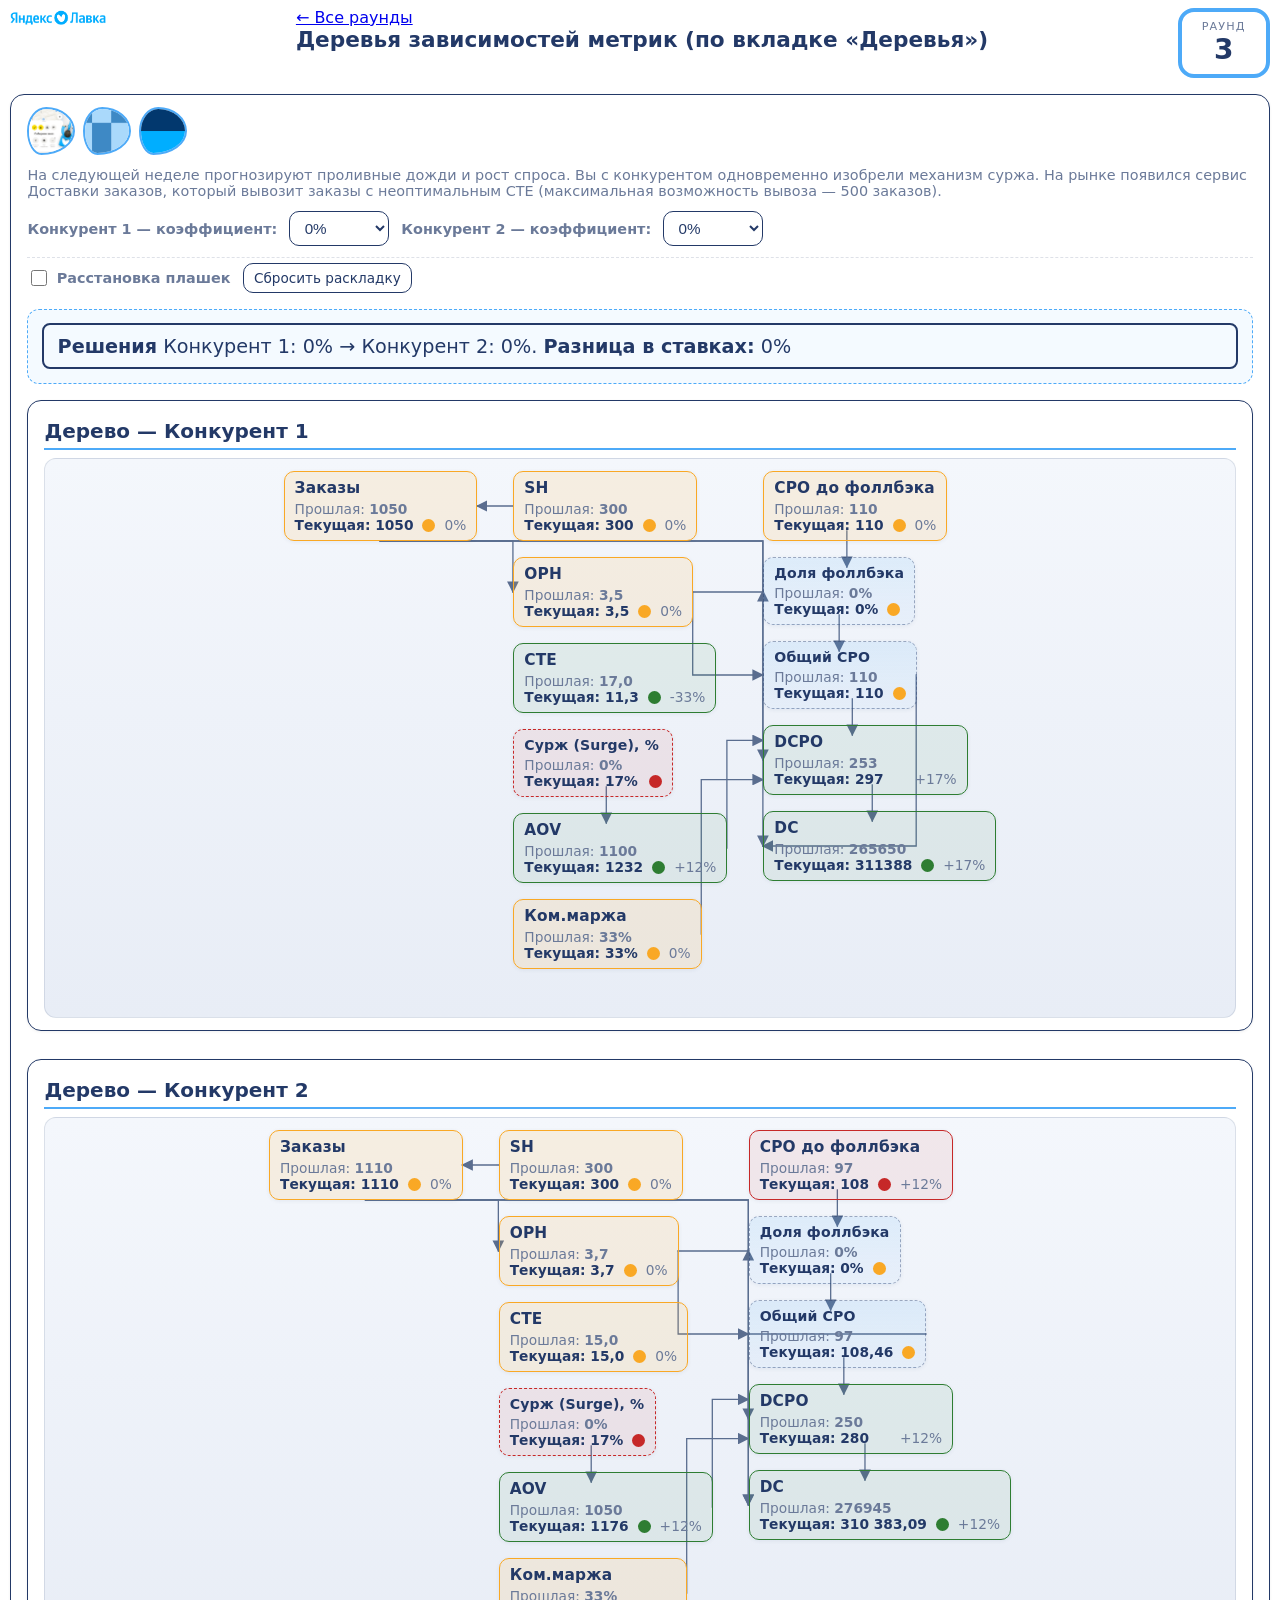
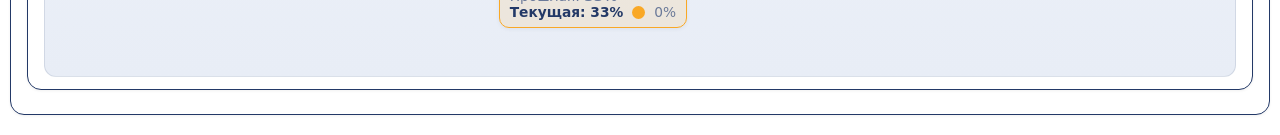
<file: static/derevya/round3.html>
<!DOCTYPE html>
<html lang="ru">
<head>
  <meta charset="utf-8">
  <meta name="viewport" content="width=device-width, initial-scale=1">
  <meta http-equiv="Cache-Control" content="no-cache, no-store, must-revalidate">
  <meta http-equiv="Pragma" content="no-cache">
  <meta http-equiv="Expires" content="0">
  <title>Дерево метрик — Раунд 3</title>
  <link rel="stylesheet" href="https://yastatic.net/s3/home/fonts/ys/4/text.css" crossorigin="anonymous">
  <link rel="stylesheet" href="trees.css">
</head>
<body>
  <div class="header">
    <img src="img/L_blue.png" alt="" class="round-page-logo" width="100" height="36">
    <div>
      <a href="index.html" class="back">← Все раунды</a>
      <h1>Деревья зависимостей метрик (по вкладке «Деревья»)</h1>
    </div>
    <div class="round-badge">
      <div class="label">Раунд</div>
      <div class="num" id="roundNum">3</div>
    </div>
  </div>

  <div class="card card--diagrams">
    <div class="imgs">
      <img src="img/картинка 1.png" alt="" class="blob">
      <img src="img/картинка 2.png" alt="" class="blob">
      <img src="img/картинка 3.png" alt="" class="blob">
    </div>
    <p id="roundIntro" style="margin:0 0 0.75rem 0; color: var(--muted); font-size: 0.9rem;"></p>
    <div class="inputs-row">
      <label>Конкурент 1 — коэффициент:</label>
      <select id="coef1">
        <option value="-0.1">-10%</option>
        <option value="0" selected>0%</option>
        <option value="0.2">+20%</option>
        <option value="0.4">+40%</option>
      </select>
      <label>Конкурент 2 — коэффициент:</label>
      <select id="coef2">
        <option value="-0.1">-10%</option>
        <option value="0" selected>0%</option>
        <option value="0.2">+20%</option>
        <option value="0.4">+40%</option>
      </select>
    </div>
    <div class="inputs-row trees-drag-controls">
      <label class="drag-layout-label" title="Включите и перетаскивайте плашки на схеме; смещения сохраняются в этом браузере для выбранного раунда.">
        <input type="checkbox" id="dragLayoutMode"> Расстановка плашек
      </label>
      <button type="button" id="dragLayoutReset" class="btn-layout-reset" title="Убрать все смещения и перерисовать стрелки">Сбросить раскладку</button>
    </div>

    <div class="shared-top">
      <div class="tree-node"><span class="name">Решения</span> <span class="week-prev">Конкурент 1:</span> <span id="vCoef1">0%</span> &rarr; <span class="week-prev">Конкурент 2:</span> <span id="vCoef2">0%</span>. <strong>Разница в ставках:</strong> <span id="vDiff">0</span></div>
    </div>

    <div class="trees-wrapper">
      <!-- Дерево Команды 1 — плашки как в Excel -->
      <div class="one-tree card">
        <h3>Дерево — Конкурент 1</h3>
        <div class="diagram-outer">
        <div class="diagram" id="diag1">
          <svg class="diagram-svg" id="svg1"><defs><marker id="arr1" viewBox="0 0 10 10" markerWidth="9" markerHeight="9" refX="9" refY="5" orient="auto" markerUnits="strokeWidth"><path d="M0,0 L10,5 L0,10 Z" fill="#5a6d8f"/></marker></defs><g id="arrows1"></g></svg>
          <div class="plashka col-left" id="p1_orders"><span class="name">Заказы</span><div class="row"><span class="week-prev">Прошлая: <b id="t1Orders_prev">—</b></span></div><div class="row"><span class="week-curr">Текущая: <b id="t1Orders_curr">—</b></span><span class="dot" id="t1Orders_dot"></span><span class="pct" id="t1Orders_pct"></span></div></div>
          <div class="mid-stack" id="midStack1">
            <div class="plashka" id="p1_sh"><span class="name">SH</span><div class="row"><span class="week-prev">Прошлая: <b id="t1SH_prev">—</b></span></div><div class="row"><span class="week-curr">Текущая: <b id="t1SH_curr">—</b></span><span class="dot" id="t1SH_dot"></span><span class="pct" id="t1SH_pct"></span></div></div>
            <div class="plashka" id="p1_oph"><span class="name">OPH</span><div class="row"><span class="week-prev">Прошлая: <b id="t1OPH_prev">—</b></span></div><div class="row"><span class="week-curr">Текущая: <b id="t1OPH_curr">—</b></span><span class="dot" id="t1OPH_dot"></span><span class="pct" id="t1OPH_pct"></span></div></div>
            <div class="plashka" id="p1_cte"><span class="name">CTE</span><div class="row"><span class="week-prev">Прошлая: <b id="t1CTE_prev">—</b></span></div><div class="row"><span class="week-curr">Текущая: <b id="t1CTE_curr">—</b></span><span class="dot" id="t1CTE_dot"></span><span class="pct" id="t1CTE_pct"></span></div></div>
            <div class="plashka mechanic-node" id="p1_surge" data-from-round="2" style="display:none"><span class="name">Сурж (Surge), %</span><div class="row"><span class="week-prev">Прошлая: <b id="t1Surge_prev">—</b></span></div><div class="row"><span class="week-curr">Текущая: <b id="t1Surge_curr">—</b></span><span class="dot yellow" id="t1Surge_dot" style="margin-left:6px;"></span></div></div>
            <div class="plashka mechanic-node" id="p1_delivery" data-from-round="3" style="display:none"><span class="name">Сервис вывоза заказов</span><div class="row"><span class="week-prev">Прошлая: <b id="t1Delivery_prev">—</b></span></div><div class="row"><span class="week-curr">Текущая: <b id="t1Delivery_curr">—</b></span><span class="dot yellow" id="t1Delivery_dot"></span></div><div class="row" style="font-size:0.95rem;color:var(--muted);margin-top:4px;">Вывоз при неоптимальном CTE, максимум 500 заказов</div></div>
            <div class="plashka mechanic-node" id="p1_stock" data-from-round="5" style="display:none"><span class="name">Склад и списания</span><div class="row"><span class="week-prev">Прошлая: <b id="t1Stock_prev">—</b></span></div><div class="row"><span class="week-curr">Текущая: <b id="t1Stock_curr">—</b></span><span class="dot yellow" id="t1Stock_dot"></span></div><div class="row" style="font-size:0.95rem;color:var(--muted);margin-top:4px;">Сток под прогноз, скоропорт</div></div>
            <div class="plashka mechanic-node" id="p1_royalty" data-from-round="6" style="display:none"><span class="name">Динамические роялти</span><div class="row"><span class="week-prev">Прошлая: <b id="t1Royalty_prev">—</b></span></div><div class="row"><span class="week-curr">Текущая: <b id="t1Royalty_curr">—</b></span><span class="dot yellow" id="t1Royalty_dot"></span></div><div class="row" style="font-size:0.95rem;color:var(--muted);margin-top:4px;">Зависят от качества сервиса (CTE)</div></div>
            <div class="plashka" id="p1_aov"><span class="name">AOV</span><div class="row"><span class="week-prev">Прошлая: <b id="t1AOV_prev">—</b></span></div><div class="row"><span class="week-curr">Текущая: <b id="t1AOV_curr">—</b></span><span class="dot" id="t1AOV_dot"></span><span class="pct" id="t1AOV_pct"></span></div></div>
            <div class="plashka mechanic-node" id="p1_writeoffs" data-from-round="5" style="display:none"><span class="name">Списания</span><div class="row"><span class="week-prev">Прошлая: <b id="t1Writeoffs_prev">—</b></span></div><div class="row"><span class="week-curr">Текущая: <b id="t1Writeoffs_curr">—</b></span><span class="dot yellow" id="t1Writeoffs_dot"></span><span class="pct" id="t1Writeoffs_pct"></span></div></div>
            <div class="plashka" id="p1_margin"><span class="name">Ком.маржа</span><div class="row"><span class="week-prev">Прошлая: <b id="t1Margin_prev">—</b></span></div><div class="row"><span class="week-curr">Текущая: <b id="t1Margin_curr">—</b></span><span class="dot" id="t1Margin_dot"></span><span class="pct" id="t1Margin_pct"></span></div></div>
          </div>
          <div class="cpo-stack" id="cpoStack1">
          <div class="plashka block-cpo" id="p1_cpo"><span class="name">CPO до фоллбэка</span><div class="row"><span class="week-prev">Прошлая: <b id="t1CPO_prev">—</b></span></div><div class="row"><span class="week-curr">Текущая: <b id="t1CPO_curr">—</b></span><span class="dot" id="t1CPO_dot"></span><span class="pct" id="t1CPO_pct"></span></div></div>
          <div class="plashka mechanic-node" id="p1_fallback" data-from-round="3" style="display:none"><span class="name">Доля фоллбэка</span><div class="row"><span class="week-prev">Прошлая: <b id="t1Fallback_prev">—</b></span></div><div class="row"><span class="week-curr">Текущая: <b id="t1Fallback_curr">—</b></span><span class="dot yellow" id="t1Fallback_dot"></span></div></div>
          <div class="plashka mechanic-node" id="p1_cpo_total" data-from-round="3" style="display:none"><span class="name">Общий CPO</span><div class="row"><span class="week-prev">Прошлая: <b id="t1CpoTotal_prev">—</b></span></div><div class="row"><span class="week-curr">Текущая: <b id="t1CpoTotal_curr">—</b></span><span class="dot yellow" id="t1CpoTotal_dot"></span></div></div>
            <div class="plashka block-dcpo" id="p1_dcpo"><span class="name">DCPO</span><div class="row"><span class="week-prev">Прошлая: <b id="t1DCPO_prev">—</b></span></div><div class="row"><span class="week-curr">Текущая: <b id="t1DCPO_curr">—</b></span><span class="dot" id="t1DCPO_dot"></span><span class="pct" id="t1DCPO_pct"></span></div></div>
            <div class="plashka block-dc" id="p1_dc"><span class="name">DC</span><div class="row"><span class="week-prev">Прошлая: <b id="t1DC_prev">—</b></span></div><div class="row"><span class="week-curr">Текущая: <b id="t1DC_curr">—</b></span><span class="dot" id="t1DC_dot"></span><span class="pct" id="t1DC_pct"></span></div></div>
          </div>
        </div>
        </div>
      </div>

      <!-- Дерево Команды 2 -->
      <div class="one-tree card">
        <h3>Дерево — Конкурент 2</h3>
        <div class="diagram-outer">
        <div class="diagram" id="diag2">
          <svg class="diagram-svg" id="svg2"><defs><marker id="arr2" viewBox="0 0 10 10" markerWidth="9" markerHeight="9" refX="9" refY="5" orient="auto" markerUnits="strokeWidth"><path d="M0,0 L10,5 L0,10 Z" fill="#5a6d8f"/></marker></defs><g id="arrows2"></g></svg>
          <div class="plashka col-left" id="p2_orders"><span class="name">Заказы</span><div class="row"><span class="week-prev">Прошлая: <b id="t2Orders_prev">—</b></span></div><div class="row"><span class="week-curr">Текущая: <b id="t2Orders_curr">—</b></span><span class="dot" id="t2Orders_dot"></span><span class="pct" id="t2Orders_pct"></span></div></div>
          <div class="mid-stack" id="midStack2">
            <div class="plashka" id="p2_sh"><span class="name">SH</span><div class="row"><span class="week-prev">Прошлая: <b id="t2SH_prev">—</b></span></div><div class="row"><span class="week-curr">Текущая: <b id="t2SH_curr">—</b></span><span class="dot" id="t2SH_dot"></span><span class="pct" id="t2SH_pct"></span></div></div>
            <div class="plashka" id="p2_oph"><span class="name">OPH</span><div class="row"><span class="week-prev">Прошлая: <b id="t2OPH_prev">—</b></span></div><div class="row"><span class="week-curr">Текущая: <b id="t2OPH_curr">—</b></span><span class="dot" id="t2OPH_dot"></span><span class="pct" id="t2OPH_pct"></span></div></div>
            <div class="plashka" id="p2_cte"><span class="name">CTE</span><div class="row"><span class="week-prev">Прошлая: <b id="t2CTE_prev">—</b></span></div><div class="row"><span class="week-curr">Текущая: <b id="t2CTE_curr">—</b></span><span class="dot" id="t2CTE_dot"></span><span class="pct" id="t2CTE_pct"></span></div></div>
            <div class="plashka mechanic-node" id="p2_surge" data-from-round="2" style="display:none"><span class="name">Сурж (Surge), %</span><div class="row"><span class="week-prev">Прошлая: <b id="t2Surge_prev">—</b></span></div><div class="row"><span class="week-curr">Текущая: <b id="t2Surge_curr">—</b></span><span class="dot yellow" id="t2Surge_dot"></span></div></div>
            <div class="plashka mechanic-node" id="p2_delivery" data-from-round="3" style="display:none"><span class="name">Сервис вывоза заказов</span><div class="row"><span class="week-prev">Прошлая: <b id="t2Delivery_prev">—</b></span></div><div class="row"><span class="week-curr">Текущая: <b id="t2Delivery_curr">—</b></span><span class="dot yellow" id="t2Delivery_dot"></span></div><div class="row" style="font-size:0.95rem;color:var(--muted);margin-top:4px;">Вывоз при неоптимальном CTE, максимум 500 заказов</div></div>
            <div class="plashka mechanic-node" id="p2_stock" data-from-round="5" style="display:none"><span class="name">Склад и списания</span><div class="row"><span class="week-prev">Прошлая: <b id="t2Stock_prev">—</b></span></div><div class="row"><span class="week-curr">Текущая: <b id="t2Stock_curr">—</b></span><span class="dot yellow" id="t2Stock_dot"></span></div><div class="row" style="font-size:0.95rem;color:var(--muted);margin-top:4px;">Сток под прогноз, скоропорт</div></div>
            <div class="plashka mechanic-node" id="p2_royalty" data-from-round="6" style="display:none"><span class="name">Динамические роялти</span><div class="row"><span class="week-prev">Прошлая: <b id="t2Royalty_prev">—</b></span></div><div class="row"><span class="week-curr">Текущая: <b id="t2Royalty_curr">—</b></span><span class="dot yellow" id="t2Royalty_dot"></span></div><div class="row" style="font-size:0.95rem;color:var(--muted);margin-top:4px;">Зависят от качества сервиса (CTE)</div></div>
            <div class="plashka" id="p2_aov"><span class="name">AOV</span><div class="row"><span class="week-prev">Прошлая: <b id="t2AOV_prev">—</b></span></div><div class="row"><span class="week-curr">Текущая: <b id="t2AOV_curr">—</b></span><span class="dot" id="t2AOV_dot"></span><span class="pct" id="t2AOV_pct"></span></div></div>
            <div class="plashka mechanic-node" id="p2_writeoffs" data-from-round="5" style="display:none"><span class="name">Списания</span><div class="row"><span class="week-prev">Прошлая: <b id="t2Writeoffs_prev">—</b></span></div><div class="row"><span class="week-curr">Текущая: <b id="t2Writeoffs_curr">—</b></span><span class="dot yellow" id="t2Writeoffs_dot"></span><span class="pct" id="t2Writeoffs_pct"></span></div></div>
            <div class="plashka" id="p2_margin"><span class="name">Ком.маржа</span><div class="row"><span class="week-prev">Прошлая: <b id="t2Margin_prev">—</b></span></div><div class="row"><span class="week-curr">Текущая: <b id="t2Margin_curr">—</b></span><span class="dot" id="t2Margin_dot"></span><span class="pct" id="t2Margin_pct"></span></div></div>
          </div>
          <div class="cpo-stack" id="cpoStack2">
          <div class="plashka block-cpo" id="p2_cpo"><span class="name">CPO до фоллбэка</span><div class="row"><span class="week-prev">Прошлая: <b id="t2CPO_prev">—</b></span></div><div class="row"><span class="week-curr">Текущая: <b id="t2CPO_curr">—</b></span><span class="dot" id="t2CPO_dot"></span><span class="pct" id="t2CPO_pct"></span></div></div>
          <div class="plashka mechanic-node" id="p2_fallback" data-from-round="3" style="display:none"><span class="name">Доля фоллбэка</span><div class="row"><span class="week-prev">Прошлая: <b id="t2Fallback_prev">—</b></span></div><div class="row"><span class="week-curr">Текущая: <b id="t2Fallback_curr">—</b></span><span class="dot yellow" id="t2Fallback_dot"></span></div></div>
          <div class="plashka mechanic-node" id="p2_cpo_total" data-from-round="3" style="display:none"><span class="name">Общий CPO</span><div class="row"><span class="week-prev">Прошлая: <b id="t2CpoTotal_prev">—</b></span></div><div class="row"><span class="week-curr">Текущая: <b id="t2CpoTotal_curr">—</b></span><span class="dot yellow" id="t2CpoTotal_dot"></span></div></div>
            <div class="plashka block-dcpo" id="p2_dcpo"><span class="name">DCPO</span><div class="row"><span class="week-prev">Прошлая: <b id="t2DCPO_prev">—</b></span></div><div class="row"><span class="week-curr">Текущая: <b id="t2DCPO_curr">—</b></span><span class="dot" id="t2DCPO_dot"></span><span class="pct" id="t2DCPO_pct"></span></div></div>
            <div class="plashka block-dc" id="p2_dc"><span class="name">DC</span><div class="row"><span class="week-prev">Прошлая: <b id="t2DC_prev">—</b></span></div><div class="row"><span class="week-curr">Текущая: <b id="t2DC_curr">—</b></span><span class="dot" id="t2DC_dot"></span><span class="pct" id="t2DC_pct"></span></div></div>
          </div>
        </div>
        </div>
      </div>
    </div>
  </div>

  <script>
    const ROUND = 3;
    const ROUND_INTRO = "На следующей неделе прогнозируют проливные дожди и рост спроса. Вы с конкурентом одновременно изобрели механизм суржа. На рынке появился сервис Доставки заказов, который вывозит заказы с неоптимальным CTE (максимальная возможность вывоза — 500 заказов).";
    const AOV = 1210;
    const INITIAL = {"team1": {"MPH": 385.0, "CPO": 110.0, "CTE_target": 17.0, "CTE": 17.0, "SH": 300.0, "OPH": 3.5, "orders": 1050.0, "avg_check": 1100.0, "margin": 0.33, "DCPO": 253.0, "DC": 265650.0, "cpo_total": 110.0, "fallback_share": 0, "writeoffs": 0, "royalty_prev": 0, "royalty_curr": 0}, "team2": {"MPH": 358.9, "CPO": 97.0, "CTE_target": 15.0, "CTE": 15.0, "SH": 300.0, "OPH": 3.7, "orders": 1110.0, "avg_check": 1050.0, "margin": 0.33, "DCPO": 249.5, "DC": 276945.0, "cpo_total": 97.0, "fallback_share": 0, "writeoffs": 0, "royalty_prev": 0, "royalty_curr": 0}};
    const SCENARIOS = {"0.4_-0.1": {"team1": {"CTE": 11.33, "CPO": 156.86, "DCPO": 206.14, "DC": 259740, "CTE_in_target": true, "place_DC": 10, "avg_check": 1100, "SH": 540, "orders": 1260, "OPH": 2.33, "surge_prev": 0, "surge_curr": 0, "fallback_share": 0, "cpo_total": 156.86}, "team2": {"CTE": 20.27, "CPO": 93.29, "DCPO": -95.42, "DC": -76333.91, "CTE_in_target": false, "place_DC": 16, "avg_check": 1516.2, "SH": 60, "orders": 800, "OPH": 5, "surge_prev": 0, "surge_curr": 77.0, "fallback_share": 0.62, "cpo_total": 595.76}}, "0.4_0.0": {"team1": {"CTE": 12.44, "CPO": 153.05, "DCPO": 209.95, "DC": 264540, "CTE_in_target": true, "place_DC": 9, "avg_check": 1100, "SH": 492, "orders": 1260, "OPH": 2.56, "surge_prev": 0, "surge_curr": 0, "fallback_share": 0, "cpo_total": 153.05}, "team2": {"CTE": 20.27, "CPO": 101.43, "DCPO": -52.07, "DC": -54147.63, "CTE_in_target": false, "place_DC": 15, "avg_check": 1309.0, "SH": 108.0, "orders": 1040, "OPH": 5, "surge_prev": 0, "surge_curr": 59.0, "fallback_share": 0.48, "cpo_total": 484.04}}, "0.2_-0.1": {"team1": {"CTE": 13.78, "CPO": 132.95, "DCPO": 230.05, "DC": 289860, "CTE_in_target": true, "place_DC": 6, "avg_check": 1100, "SH": 444, "orders": 1260, "OPH": 2.84, "surge_prev": 0, "surge_curr": 0, "fallback_share": 0, "cpo_total": 132.95}, "team2": {"CTE": 19.59, "CPO": 93.29, "DCPO": -1.66, "DC": -2128.29, "CTE_in_target": false, "place_DC": 14, "avg_check": 1229.31, "SH": 156.0, "orders": 1280, "OPH": 5, "surge_prev": 0, "surge_curr": 41.0, "fallback_share": 0.39, "cpo_total": 407.33}}, "0.4_0.2": {"team1": {"CTE": 15.45, "CPO": 145.43, "DCPO": 217.57, "DC": 274140, "CTE_in_target": true, "place_DC": 8, "avg_check": 1100, "SH": 396, "orders": 1260, "OPH": 3.18, "surge_prev": 0, "surge_curr": 0, "fallback_share": 0, "cpo_total": 145.43}, "team2": {"CTE": 18.53, "CPO": 119.59, "DCPO": 43.11, "DC": 57422.1, "CTE_in_target": false, "place_DC": 13, "avg_check": 1200, "SH": 204, "orders": 1332, "OPH": 4.57, "surge_prev": 0, "surge_curr": 30.0, "fallback_share": 0.3, "cpo_total": 352.89}}, "0.2_0.0": {"team1": {"CTE": 15.45, "CPO": 129.14, "DCPO": 233.86, "DC": 294660, "CTE_in_target": true, "place_DC": 4, "avg_check": 1100, "SH": 396, "orders": 1260, "OPH": 3.18, "surge_prev": 0, "surge_curr": 0, "fallback_share": 0, "cpo_total": 129.14}, "team2": {"CTE": 17.9, "CPO": 103.31, "DCPO": 54.51, "DC": 72606.9, "CTE_in_target": false, "place_DC": 12, "avg_check": 1200, "SH": 204, "orders": 1332, "OPH": 4.57, "surge_prev": 0, "surge_curr": 30.0, "fallback_share": 0.3, "cpo_total": 341.49}}, "0.0_-0.1": {"team1": {"CTE": 15.83, "CPO": 112.12, "DCPO": 291.22, "DC": 330240.0, "CTE_in_target": true, "place_DC": 1, "avg_check": 1222.22, "SH": 348, "orders": 1134, "OPH": 3.26, "surge_prev": 0, "surge_curr": 10.0, "fallback_share": 0, "cpo_total": 112.12}, "team2": {"CTE": 16.1, "CPO": 97.96, "DCPO": 107.23, "DC": 142833.94, "CTE_in_target": false, "place_DC": 11, "avg_check": 1186.96, "SH": 252, "orders": 1332, "OPH": 4.05, "surge_prev": 0, "surge_curr": 23.0, "fallback_share": 0.23, "cpo_total": 284.46}}, "-0.1_-0.1": {"team1": {"CTE": 17, "CPO": 101.86, "DCPO": 304.7, "DC": 319938.0, "CTE_in_target": true, "place_DC": 2, "avg_check": 1232.0, "SH": 300, "orders": 1050, "OPH": 3.5, "surge_prev": 0, "surge_curr": 17.0, "fallback_share": 0, "cpo_total": 101.86}, "team2": {"CTE": 15, "CPO": 100.31, "DCPO": 287.77, "DC": 319421.66, "CTE_in_target": true, "place_DC": 2, "avg_check": 1176, "SH": 300, "orders": 1110, "OPH": 3.7, "surge_prev": 0, "surge_curr": 17.0, "fallback_share": 0, "cpo_total": 100.31}}, "0.0_0.0": {"team1": {"CTE": 11.33, "CPO": 110, "DCPO": 296.56, "DC": 311388.0, "CTE_in_target": true, "place_DC": 3, "avg_check": 1232.0, "SH": 300, "orders": 1050, "OPH": 3.5, "surge_prev": 0, "surge_curr": 17.0, "fallback_share": 0, "cpo_total": 110}, "team2": {"CTE": 15, "CPO": 108.46, "DCPO": 279.62, "DC": 310383.09, "CTE_in_target": true, "place_DC": 3, "avg_check": 1176, "SH": 300, "orders": 1110, "OPH": 3.7, "surge_prev": 0, "surge_curr": 17.0, "fallback_share": 0, "cpo_total": 108.46}}, "0.2_0.2": {"team1": {"CTE": 17, "CPO": 126.29, "DCPO": 280.27, "DC": 294288.0, "CTE_in_target": true, "place_DC": 5, "avg_check": 1232.0, "SH": 300, "orders": 1050, "OPH": 3.5, "surge_prev": 0, "surge_curr": 17.0, "fallback_share": 0, "cpo_total": 126.29}, "team2": {"CTE": 15, "CPO": 124.74, "DCPO": 263.34, "DC": 292305.94, "CTE_in_target": true, "place_DC": 4, "avg_check": 1176, "SH": 300, "orders": 1110, "OPH": 3.7, "surge_prev": 0, "surge_curr": 17.0, "fallback_share": 0, "cpo_total": 124.74}}, "0.4_0.4": {"team1": {"CTE": 17, "CPO": 142.57, "DCPO": 263.99, "DC": 277188.0, "CTE_in_target": true, "place_DC": 7, "avg_check": 1232.0, "SH": 300, "orders": 1050, "OPH": 3.5, "surge_prev": 0, "surge_curr": 17.0, "fallback_share": 0, "cpo_total": 142.57}, "team2": {"CTE": 15, "CPO": 141.03, "DCPO": 247.05, "DC": 274228.8, "CTE_in_target": true, "place_DC": 7, "avg_check": 1176, "SH": 300, "orders": 1110, "OPH": 3.7, "surge_prev": 0, "surge_curr": 17.0, "fallback_share": 0, "cpo_total": 141.03}}, "-0.1_0.0": {"team1": {"CTE": 18.24, "CPO": 99.37, "DCPO": 109.58, "DC": 138069.26, "CTE_in_target": false, "place_DC": 11, "avg_check": 1243.48, "SH": 252, "orders": 1260, "OPH": 3.83, "surge_prev": 0, "surge_curr": 23.0, "fallback_share": 0.23, "cpo_total": 300.77}, "team2": {"CTE": 13.97, "CPO": 110.46, "DCPO": 274.54, "DC": 329121.43, "CTE_in_target": true, "place_DC": 1, "avg_check": 1166.67, "SH": 348, "orders": 1198.8, "OPH": 3.44, "surge_prev": 0, "surge_curr": 10.0, "fallback_share": 0, "cpo_total": 110.46}}, "0.0_0.2": {"team1": {"CTE": 20.29, "CPO": 104.56, "DCPO": 52.92, "DC": 66675.0, "CTE_in_target": false, "place_DC": 12, "avg_check": 1257.14, "SH": 204, "orders": 1260, "OPH": 4.32, "surge_prev": 0, "surge_curr": 30.0, "fallback_share": 0.3, "cpo_total": 361.94}, "team2": {"CTE": 13.64, "CPO": 127.44, "DCPO": 219.06, "DC": 291782.57, "CTE_in_target": true, "place_DC": 5, "avg_check": 1050, "SH": 396, "orders": 1332, "OPH": 3.36, "surge_prev": 0, "surge_curr": 0, "fallback_share": 0, "cpo_total": 127.44}}, "0.2_0.4": {"team1": {"CTE": 21, "CPO": 120.84, "DCPO": 41.52, "DC": 52311, "CTE_in_target": false, "place_DC": 13, "avg_check": 1257.14, "SH": 204, "orders": 1260, "OPH": 4.32, "surge_prev": 0, "surge_curr": 30.0, "fallback_share": 0.3, "cpo_total": 373.34}, "team2": {"CTE": 13.64, "CPO": 143.73, "DCPO": 202.77, "DC": 270090, "CTE_in_target": true, "place_DC": 8, "avg_check": 1050, "SH": 396, "orders": 1332, "OPH": 3.36, "surge_prev": 0, "surge_curr": 0, "fallback_share": 0, "cpo_total": 143.73}}, "-0.1_0.2": {"team1": {"CTE": 23.03, "CPO": 93.29, "DCPO": -2.78, "DC": -3498.4, "CTE_in_target": false, "place_DC": 14, "avg_check": 1277.69, "SH": 156.0, "orders": 1260, "OPH": 5, "surge_prev": 0, "surge_curr": 38.0, "fallback_share": 0.38, "cpo_total": 424.41}, "team2": {"CTE": 12.16, "CPO": 131.05, "DCPO": 215.45, "DC": 286982.57, "CTE_in_target": true, "place_DC": 6, "avg_check": 1050, "SH": 444, "orders": 1332, "OPH": 3, "surge_prev": 0, "surge_curr": 0, "fallback_share": 0, "cpo_total": 131.05}}, "0.0_0.4": {"team1": {"CTE": 24.29, "CPO": 101.43, "DCPO": -67.71, "DC": -70413.43, "CTE_in_target": false, "place_DC": 15, "avg_check": 1356.67, "SH": 108.0, "orders": 1040, "OPH": 5, "surge_prev": 0, "surge_curr": 57.0, "fallback_share": 0.48, "cpo_total": 515.41}, "team2": {"CTE": 10.98, "CPO": 150.94, "DCPO": 195.56, "DC": 260490.0, "CTE_in_target": true, "place_DC": 9, "avg_check": 1050, "SH": 492, "orders": 1332, "OPH": 2.71, "surge_prev": 0, "surge_curr": 0, "fallback_share": 0, "cpo_total": 150.94}}, "-0.1_0.4": {"team1": {"CTE": 24.29, "CPO": 93.29, "DCPO": -121.08, "DC": -96867.71, "CTE_in_target": false, "place_DC": 16, "avg_check": 1562, "SH": 60, "orders": 800, "OPH": 5, "surge_prev": 0, "surge_curr": 76.0, "fallback_share": 0.62, "cpo_total": 636.54}, "team2": {"CTE": 10, "CPO": 154.54, "DCPO": 191.96, "DC": 255690.0, "CTE_in_target": true, "place_DC": 10, "avg_check": 1050, "SH": 540, "orders": 1332, "OPH": 2.47, "surge_prev": 0, "surge_curr": 0, "fallback_share": 0, "cpo_total": 154.54}}};
    Object.assign(window, { ROUND, ROUND_INTRO, AOV, INITIAL, SCENARIOS });
  </script>
  <script src="trees.js"></script>
</body>
</html>
</file>
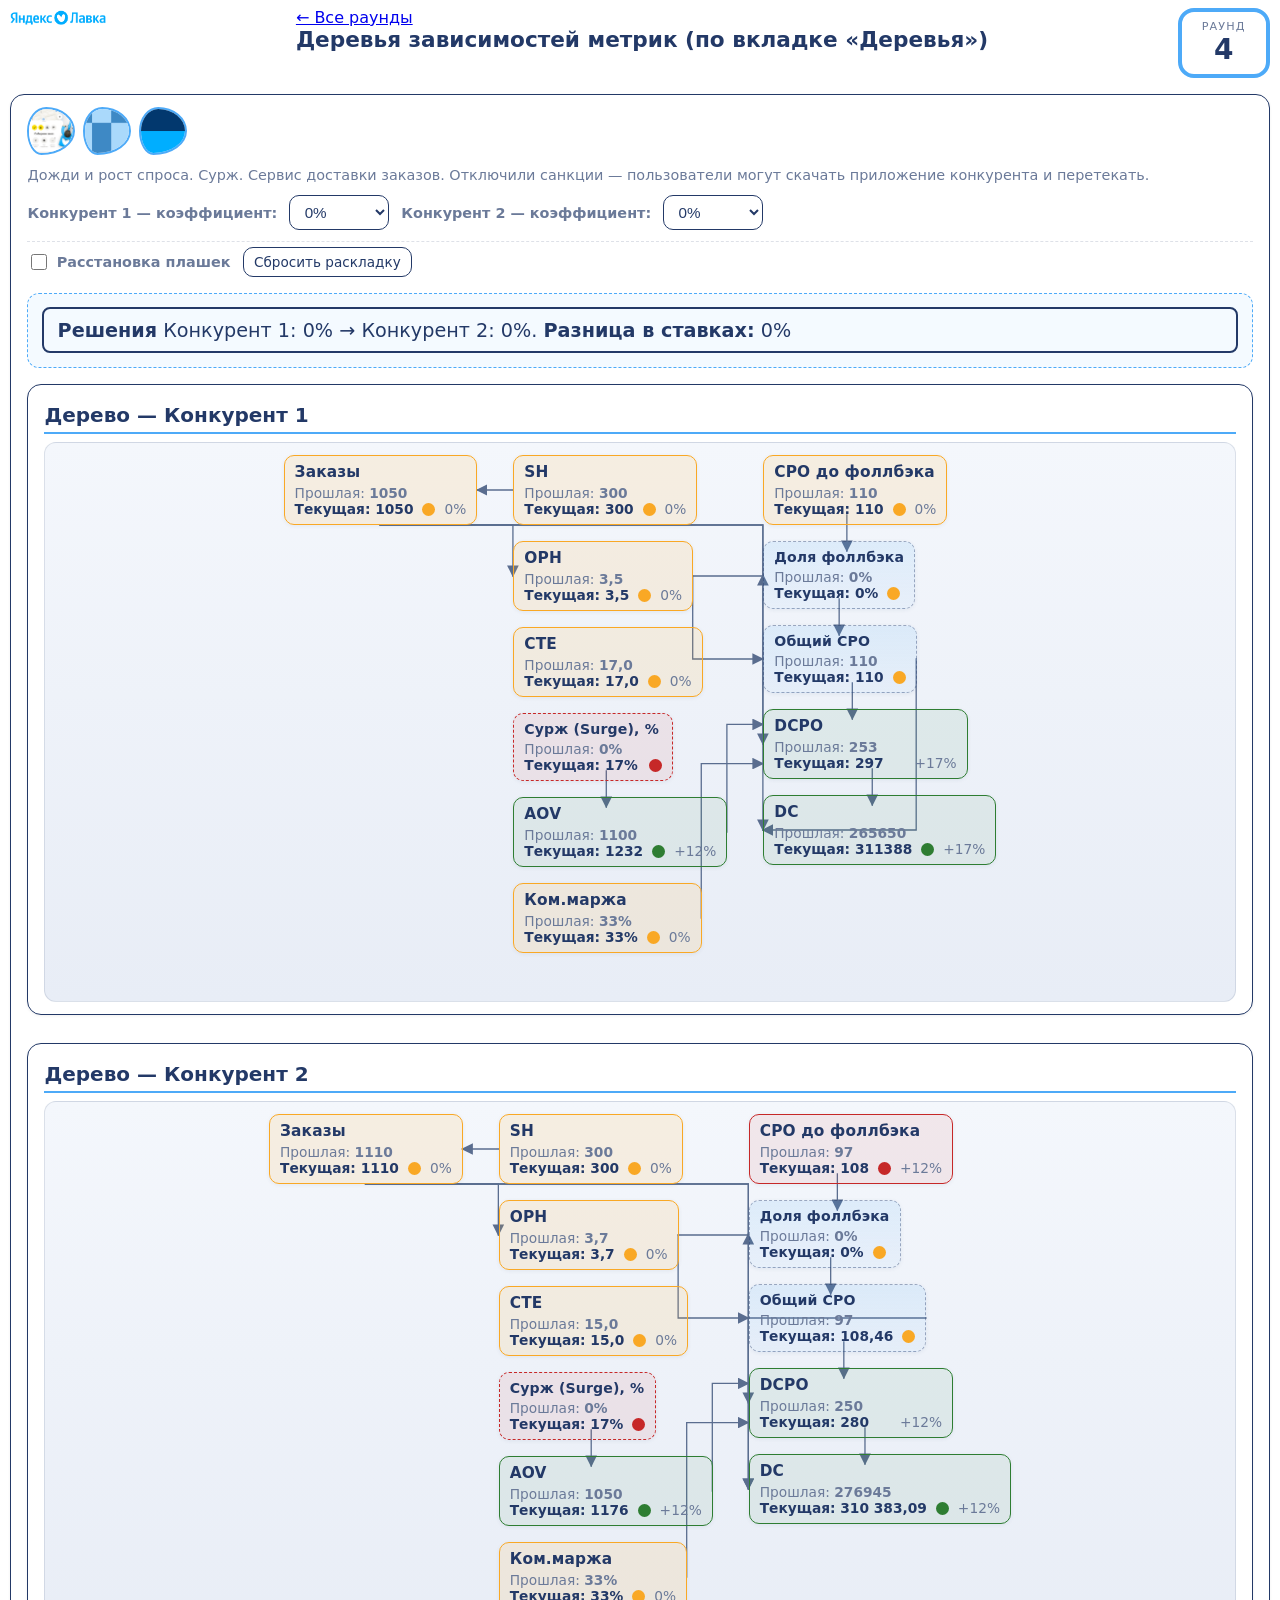
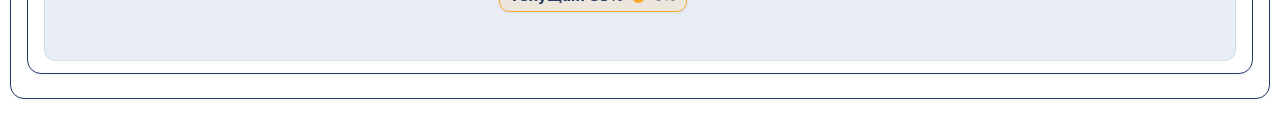
<file: static/derevya/round4.html>
<!DOCTYPE html>
<html lang="ru">
<head>
  <meta charset="utf-8">
  <meta name="viewport" content="width=device-width, initial-scale=1">
  <meta http-equiv="Cache-Control" content="no-cache, no-store, must-revalidate">
  <meta http-equiv="Pragma" content="no-cache">
  <meta http-equiv="Expires" content="0">
  <title>Дерево метрик — Раунд 4</title>
  <link rel="stylesheet" href="https://yastatic.net/s3/home/fonts/ys/4/text.css" crossorigin="anonymous">
  <link rel="stylesheet" href="trees.css">
</head>
<body>
  <div class="header">
    <img src="img/L_blue.png" alt="" class="round-page-logo" width="100" height="36">
    <div>
      <a href="index.html" class="back">← Все раунды</a>
      <h1>Деревья зависимостей метрик (по вкладке «Деревья»)</h1>
    </div>
    <div class="round-badge">
      <div class="label">Раунд</div>
      <div class="num" id="roundNum">4</div>
    </div>
  </div>

  <div class="card card--diagrams">
    <div class="imgs">
      <img src="img/картинка 1.png" alt="" class="blob">
      <img src="img/картинка 2.png" alt="" class="blob">
      <img src="img/картинка 3.png" alt="" class="blob">
    </div>
    <p id="roundIntro" style="margin:0 0 0.75rem 0; color: var(--muted); font-size: 0.9rem;"></p>
    <div class="inputs-row">
      <label>Конкурент 1 — коэффициент:</label>
      <select id="coef1">
        <option value="-0.1">-10%</option>
        <option value="0" selected>0%</option>
        <option value="0.2">+20%</option>
        <option value="0.4">+40%</option>
      </select>
      <label>Конкурент 2 — коэффициент:</label>
      <select id="coef2">
        <option value="-0.1">-10%</option>
        <option value="0" selected>0%</option>
        <option value="0.2">+20%</option>
        <option value="0.4">+40%</option>
      </select>
    </div>
    <div class="inputs-row trees-drag-controls">
      <label class="drag-layout-label" title="Включите и перетаскивайте плашки на схеме; смещения сохраняются в этом браузере для выбранного раунда.">
        <input type="checkbox" id="dragLayoutMode"> Расстановка плашек
      </label>
      <button type="button" id="dragLayoutReset" class="btn-layout-reset" title="Убрать все смещения и перерисовать стрелки">Сбросить раскладку</button>
    </div>

    <div class="shared-top">
      <div class="tree-node"><span class="name">Решения</span> <span class="week-prev">Конкурент 1:</span> <span id="vCoef1">0%</span> &rarr; <span class="week-prev">Конкурент 2:</span> <span id="vCoef2">0%</span>. <strong>Разница в ставках:</strong> <span id="vDiff">0</span></div>
    </div>

    <div class="trees-wrapper">
      <!-- Дерево Команды 1 — плашки как в Excel -->
      <div class="one-tree card">
        <h3>Дерево — Конкурент 1</h3>
        <div class="diagram-outer">
        <div class="diagram" id="diag1">
          <svg class="diagram-svg" id="svg1"><defs><marker id="arr1" viewBox="0 0 10 10" markerWidth="9" markerHeight="9" refX="9" refY="5" orient="auto" markerUnits="strokeWidth"><path d="M0,0 L10,5 L0,10 Z" fill="#5a6d8f"/></marker></defs><g id="arrows1"></g></svg>
          <div class="plashka col-left" id="p1_orders"><span class="name">Заказы</span><div class="row"><span class="week-prev">Прошлая: <b id="t1Orders_prev">—</b></span></div><div class="row"><span class="week-curr">Текущая: <b id="t1Orders_curr">—</b></span><span class="dot" id="t1Orders_dot"></span><span class="pct" id="t1Orders_pct"></span></div></div>
          <div class="mid-stack" id="midStack1">
            <div class="plashka" id="p1_sh"><span class="name">SH</span><div class="row"><span class="week-prev">Прошлая: <b id="t1SH_prev">—</b></span></div><div class="row"><span class="week-curr">Текущая: <b id="t1SH_curr">—</b></span><span class="dot" id="t1SH_dot"></span><span class="pct" id="t1SH_pct"></span></div></div>
            <div class="plashka" id="p1_oph"><span class="name">OPH</span><div class="row"><span class="week-prev">Прошлая: <b id="t1OPH_prev">—</b></span></div><div class="row"><span class="week-curr">Текущая: <b id="t1OPH_curr">—</b></span><span class="dot" id="t1OPH_dot"></span><span class="pct" id="t1OPH_pct"></span></div></div>
            <div class="plashka" id="p1_cte"><span class="name">CTE</span><div class="row"><span class="week-prev">Прошлая: <b id="t1CTE_prev">—</b></span></div><div class="row"><span class="week-curr">Текущая: <b id="t1CTE_curr">—</b></span><span class="dot" id="t1CTE_dot"></span><span class="pct" id="t1CTE_pct"></span></div></div>
            <div class="plashka mechanic-node" id="p1_surge" data-from-round="2" style="display:none"><span class="name">Сурж (Surge), %</span><div class="row"><span class="week-prev">Прошлая: <b id="t1Surge_prev">—</b></span></div><div class="row"><span class="week-curr">Текущая: <b id="t1Surge_curr">—</b></span><span class="dot yellow" id="t1Surge_dot" style="margin-left:6px;"></span></div></div>
            <div class="plashka mechanic-node" id="p1_delivery" data-from-round="3" style="display:none"><span class="name">Сервис вывоза заказов</span><div class="row"><span class="week-prev">Прошлая: <b id="t1Delivery_prev">—</b></span></div><div class="row"><span class="week-curr">Текущая: <b id="t1Delivery_curr">—</b></span><span class="dot yellow" id="t1Delivery_dot"></span></div><div class="row" style="font-size:0.95rem;color:var(--muted);margin-top:4px;">Вывоз при неоптимальном CTE, максимум 500 заказов</div></div>
            <div class="plashka mechanic-node" id="p1_stock" data-from-round="5" style="display:none"><span class="name">Склад и списания</span><div class="row"><span class="week-prev">Прошлая: <b id="t1Stock_prev">—</b></span></div><div class="row"><span class="week-curr">Текущая: <b id="t1Stock_curr">—</b></span><span class="dot yellow" id="t1Stock_dot"></span></div><div class="row" style="font-size:0.95rem;color:var(--muted);margin-top:4px;">Сток под прогноз, скоропорт</div></div>
            <div class="plashka mechanic-node" id="p1_royalty" data-from-round="6" style="display:none"><span class="name">Динамические роялти</span><div class="row"><span class="week-prev">Прошлая: <b id="t1Royalty_prev">—</b></span></div><div class="row"><span class="week-curr">Текущая: <b id="t1Royalty_curr">—</b></span><span class="dot yellow" id="t1Royalty_dot"></span></div><div class="row" style="font-size:0.95rem;color:var(--muted);margin-top:4px;">Зависят от качества сервиса (CTE)</div></div>
            <div class="plashka" id="p1_aov"><span class="name">AOV</span><div class="row"><span class="week-prev">Прошлая: <b id="t1AOV_prev">—</b></span></div><div class="row"><span class="week-curr">Текущая: <b id="t1AOV_curr">—</b></span><span class="dot" id="t1AOV_dot"></span><span class="pct" id="t1AOV_pct"></span></div></div>
            <div class="plashka mechanic-node" id="p1_writeoffs" data-from-round="5" style="display:none"><span class="name">Списания</span><div class="row"><span class="week-prev">Прошлая: <b id="t1Writeoffs_prev">—</b></span></div><div class="row"><span class="week-curr">Текущая: <b id="t1Writeoffs_curr">—</b></span><span class="dot yellow" id="t1Writeoffs_dot"></span><span class="pct" id="t1Writeoffs_pct"></span></div></div>
            <div class="plashka" id="p1_margin"><span class="name">Ком.маржа</span><div class="row"><span class="week-prev">Прошлая: <b id="t1Margin_prev">—</b></span></div><div class="row"><span class="week-curr">Текущая: <b id="t1Margin_curr">—</b></span><span class="dot" id="t1Margin_dot"></span><span class="pct" id="t1Margin_pct"></span></div></div>
          </div>
          <div class="cpo-stack" id="cpoStack1">
          <div class="plashka block-cpo" id="p1_cpo"><span class="name">CPO до фоллбэка</span><div class="row"><span class="week-prev">Прошлая: <b id="t1CPO_prev">—</b></span></div><div class="row"><span class="week-curr">Текущая: <b id="t1CPO_curr">—</b></span><span class="dot" id="t1CPO_dot"></span><span class="pct" id="t1CPO_pct"></span></div></div>
          <div class="plashka mechanic-node" id="p1_fallback" data-from-round="3" style="display:none"><span class="name">Доля фоллбэка</span><div class="row"><span class="week-prev">Прошлая: <b id="t1Fallback_prev">—</b></span></div><div class="row"><span class="week-curr">Текущая: <b id="t1Fallback_curr">—</b></span><span class="dot yellow" id="t1Fallback_dot"></span></div></div>
          <div class="plashka mechanic-node" id="p1_cpo_total" data-from-round="3" style="display:none"><span class="name">Общий CPO</span><div class="row"><span class="week-prev">Прошлая: <b id="t1CpoTotal_prev">—</b></span></div><div class="row"><span class="week-curr">Текущая: <b id="t1CpoTotal_curr">—</b></span><span class="dot yellow" id="t1CpoTotal_dot"></span></div></div>
            <div class="plashka block-dcpo" id="p1_dcpo"><span class="name">DCPO</span><div class="row"><span class="week-prev">Прошлая: <b id="t1DCPO_prev">—</b></span></div><div class="row"><span class="week-curr">Текущая: <b id="t1DCPO_curr">—</b></span><span class="dot" id="t1DCPO_dot"></span><span class="pct" id="t1DCPO_pct"></span></div></div>
            <div class="plashka block-dc" id="p1_dc"><span class="name">DC</span><div class="row"><span class="week-prev">Прошлая: <b id="t1DC_prev">—</b></span></div><div class="row"><span class="week-curr">Текущая: <b id="t1DC_curr">—</b></span><span class="dot" id="t1DC_dot"></span><span class="pct" id="t1DC_pct"></span></div></div>
          </div>
        </div>
        </div>
      </div>

      <!-- Дерево Команды 2 -->
      <div class="one-tree card">
        <h3>Дерево — Конкурент 2</h3>
        <div class="diagram-outer">
        <div class="diagram" id="diag2">
          <svg class="diagram-svg" id="svg2"><defs><marker id="arr2" viewBox="0 0 10 10" markerWidth="9" markerHeight="9" refX="9" refY="5" orient="auto" markerUnits="strokeWidth"><path d="M0,0 L10,5 L0,10 Z" fill="#5a6d8f"/></marker></defs><g id="arrows2"></g></svg>
          <div class="plashka col-left" id="p2_orders"><span class="name">Заказы</span><div class="row"><span class="week-prev">Прошлая: <b id="t2Orders_prev">—</b></span></div><div class="row"><span class="week-curr">Текущая: <b id="t2Orders_curr">—</b></span><span class="dot" id="t2Orders_dot"></span><span class="pct" id="t2Orders_pct"></span></div></div>
          <div class="mid-stack" id="midStack2">
            <div class="plashka" id="p2_sh"><span class="name">SH</span><div class="row"><span class="week-prev">Прошлая: <b id="t2SH_prev">—</b></span></div><div class="row"><span class="week-curr">Текущая: <b id="t2SH_curr">—</b></span><span class="dot" id="t2SH_dot"></span><span class="pct" id="t2SH_pct"></span></div></div>
            <div class="plashka" id="p2_oph"><span class="name">OPH</span><div class="row"><span class="week-prev">Прошлая: <b id="t2OPH_prev">—</b></span></div><div class="row"><span class="week-curr">Текущая: <b id="t2OPH_curr">—</b></span><span class="dot" id="t2OPH_dot"></span><span class="pct" id="t2OPH_pct"></span></div></div>
            <div class="plashka" id="p2_cte"><span class="name">CTE</span><div class="row"><span class="week-prev">Прошлая: <b id="t2CTE_prev">—</b></span></div><div class="row"><span class="week-curr">Текущая: <b id="t2CTE_curr">—</b></span><span class="dot" id="t2CTE_dot"></span><span class="pct" id="t2CTE_pct"></span></div></div>
            <div class="plashka mechanic-node" id="p2_surge" data-from-round="2" style="display:none"><span class="name">Сурж (Surge), %</span><div class="row"><span class="week-prev">Прошлая: <b id="t2Surge_prev">—</b></span></div><div class="row"><span class="week-curr">Текущая: <b id="t2Surge_curr">—</b></span><span class="dot yellow" id="t2Surge_dot"></span></div></div>
            <div class="plashka mechanic-node" id="p2_delivery" data-from-round="3" style="display:none"><span class="name">Сервис вывоза заказов</span><div class="row"><span class="week-prev">Прошлая: <b id="t2Delivery_prev">—</b></span></div><div class="row"><span class="week-curr">Текущая: <b id="t2Delivery_curr">—</b></span><span class="dot yellow" id="t2Delivery_dot"></span></div><div class="row" style="font-size:0.95rem;color:var(--muted);margin-top:4px;">Вывоз при неоптимальном CTE, максимум 500 заказов</div></div>
            <div class="plashka mechanic-node" id="p2_stock" data-from-round="5" style="display:none"><span class="name">Склад и списания</span><div class="row"><span class="week-prev">Прошлая: <b id="t2Stock_prev">—</b></span></div><div class="row"><span class="week-curr">Текущая: <b id="t2Stock_curr">—</b></span><span class="dot yellow" id="t2Stock_dot"></span></div><div class="row" style="font-size:0.95rem;color:var(--muted);margin-top:4px;">Сток под прогноз, скоропорт</div></div>
            <div class="plashka mechanic-node" id="p2_royalty" data-from-round="6" style="display:none"><span class="name">Динамические роялти</span><div class="row"><span class="week-prev">Прошлая: <b id="t2Royalty_prev">—</b></span></div><div class="row"><span class="week-curr">Текущая: <b id="t2Royalty_curr">—</b></span><span class="dot yellow" id="t2Royalty_dot"></span></div><div class="row" style="font-size:0.95rem;color:var(--muted);margin-top:4px;">Зависят от качества сервиса (CTE)</div></div>
            <div class="plashka" id="p2_aov"><span class="name">AOV</span><div class="row"><span class="week-prev">Прошлая: <b id="t2AOV_prev">—</b></span></div><div class="row"><span class="week-curr">Текущая: <b id="t2AOV_curr">—</b></span><span class="dot" id="t2AOV_dot"></span><span class="pct" id="t2AOV_pct"></span></div></div>
            <div class="plashka mechanic-node" id="p2_writeoffs" data-from-round="5" style="display:none"><span class="name">Списания</span><div class="row"><span class="week-prev">Прошлая: <b id="t2Writeoffs_prev">—</b></span></div><div class="row"><span class="week-curr">Текущая: <b id="t2Writeoffs_curr">—</b></span><span class="dot yellow" id="t2Writeoffs_dot"></span><span class="pct" id="t2Writeoffs_pct"></span></div></div>
            <div class="plashka" id="p2_margin"><span class="name">Ком.маржа</span><div class="row"><span class="week-prev">Прошлая: <b id="t2Margin_prev">—</b></span></div><div class="row"><span class="week-curr">Текущая: <b id="t2Margin_curr">—</b></span><span class="dot" id="t2Margin_dot"></span><span class="pct" id="t2Margin_pct"></span></div></div>
          </div>
          <div class="cpo-stack" id="cpoStack2">
          <div class="plashka block-cpo" id="p2_cpo"><span class="name">CPO до фоллбэка</span><div class="row"><span class="week-prev">Прошлая: <b id="t2CPO_prev">—</b></span></div><div class="row"><span class="week-curr">Текущая: <b id="t2CPO_curr">—</b></span><span class="dot" id="t2CPO_dot"></span><span class="pct" id="t2CPO_pct"></span></div></div>
          <div class="plashka mechanic-node" id="p2_fallback" data-from-round="3" style="display:none"><span class="name">Доля фоллбэка</span><div class="row"><span class="week-prev">Прошлая: <b id="t2Fallback_prev">—</b></span></div><div class="row"><span class="week-curr">Текущая: <b id="t2Fallback_curr">—</b></span><span class="dot yellow" id="t2Fallback_dot"></span></div></div>
          <div class="plashka mechanic-node" id="p2_cpo_total" data-from-round="3" style="display:none"><span class="name">Общий CPO</span><div class="row"><span class="week-prev">Прошлая: <b id="t2CpoTotal_prev">—</b></span></div><div class="row"><span class="week-curr">Текущая: <b id="t2CpoTotal_curr">—</b></span><span class="dot yellow" id="t2CpoTotal_dot"></span></div></div>
            <div class="plashka block-dcpo" id="p2_dcpo"><span class="name">DCPO</span><div class="row"><span class="week-prev">Прошлая: <b id="t2DCPO_prev">—</b></span></div><div class="row"><span class="week-curr">Текущая: <b id="t2DCPO_curr">—</b></span><span class="dot" id="t2DCPO_dot"></span><span class="pct" id="t2DCPO_pct"></span></div></div>
            <div class="plashka block-dc" id="p2_dc"><span class="name">DC</span><div class="row"><span class="week-prev">Прошлая: <b id="t2DC_prev">—</b></span></div><div class="row"><span class="week-curr">Текущая: <b id="t2DC_curr">—</b></span><span class="dot" id="t2DC_dot"></span><span class="pct" id="t2DC_pct"></span></div></div>
          </div>
        </div>
        </div>
      </div>
    </div>
  </div>

  <script>
    const ROUND = 4;
    const ROUND_INTRO = "Дожди и рост спроса. Сурж. Сервис доставки заказов. Отключили санкции — пользователи могут скачать приложение конкурента и перетекать.";
    const AOV = 1210;
    const INITIAL = {"team1": {"MPH": 385.0, "CPO": 110.0, "CTE_target": 17.0, "CTE": 17.0, "SH": 300.0, "OPH": 3.5, "orders": 1050.0, "avg_check": 1100.0, "margin": 0.33, "DCPO": 253.0, "DC": 265650.0, "cpo_total": 110.0, "fallback_share": 0, "writeoffs": 0, "royalty_prev": 0, "royalty_curr": 0}, "team2": {"MPH": 358.9, "CPO": 97.0, "CTE_target": 15.0, "CTE": 15.0, "SH": 300.0, "OPH": 3.7, "orders": 1110.0, "avg_check": 1050.0, "margin": 0.33, "DCPO": 249.5, "DC": 276945.0, "cpo_total": 97.0, "fallback_share": 0, "writeoffs": 0, "royalty_prev": 0, "royalty_curr": 0}};
    const SCENARIOS = {"0.4_-0.1": {"team1": {"CTE": 17, "CPO": 142.57, "DCPO": 220.43, "DC": 416610, "CTE_in_target": true, "place_DC": 1, "avg_check": 1100, "SH": 540, "orders": 1890, "OPH": 3.5, "surge_prev": 0, "surge_curr": 0, "fallback_share": 0, "cpo_total": 142.57}, "team2": {"CTE": 20.27, "CPO": 93.29, "DCPO": -95.42, "DC": -76333.91, "CTE_in_target": false, "place_DC": 16, "avg_check": 1516.2, "SH": 60, "orders": 800, "OPH": 5, "surge_prev": 0, "surge_curr": 77.0, "fallback_share": 0.62, "cpo_total": 595.76}}, "0.4_0.0": {"team1": {"CTE": 17, "CPO": 142.57, "DCPO": 220.43, "DC": 379578, "CTE_in_target": true, "place_DC": 2, "avg_check": 1100, "SH": 492, "orders": 1722, "OPH": 3.5, "surge_prev": 0, "surge_curr": 0, "fallback_share": 0, "cpo_total": 142.57}, "team2": {"CTE": 20.27, "CPO": 101.43, "DCPO": -52.07, "DC": -54147.63, "CTE_in_target": false, "place_DC": 15, "avg_check": 1309.0, "SH": 108.0, "orders": 1040, "OPH": 5, "surge_prev": 0, "surge_curr": 59.0, "fallback_share": 0.48, "cpo_total": 484.04}}, "0.2_-0.1": {"team1": {"CTE": 17, "CPO": 126.29, "DCPO": 236.71, "DC": 367854, "CTE_in_target": true, "place_DC": 3, "avg_check": 1100, "SH": 444, "orders": 1554, "OPH": 3.5, "surge_prev": 0, "surge_curr": 0, "fallback_share": 0, "cpo_total": 126.29}, "team2": {"CTE": 20.0, "CPO": 93.29, "DCPO": -1.66, "DC": -2128.29, "CTE_in_target": false, "place_DC": 14, "avg_check": 1229.31, "SH": 156.0, "orders": 1280, "OPH": 5, "surge_prev": 0, "surge_curr": 41.0, "fallback_share": 0.39, "cpo_total": 407.33}}, "0.4_0.2": {"team1": {"CTE": 17, "CPO": 142.57, "DCPO": 220.43, "DC": 305514, "CTE_in_target": true, "place_DC": 8, "avg_check": 1100, "SH": 396, "orders": 1386, "OPH": 3.5, "surge_prev": 0, "surge_curr": 0, "fallback_share": 0, "cpo_total": 142.57}, "team2": {"CTE": 18.53, "CPO": 119.59, "DCPO": 43.11, "DC": 57422.1, "CTE_in_target": false, "place_DC": 13, "avg_check": 1200, "SH": 204, "orders": 1332, "OPH": 4.57, "surge_prev": 0, "surge_curr": 30.0, "fallback_share": 0.3, "cpo_total": 352.89}}, "0.2_0.0": {"team1": {"CTE": 17, "CPO": 126.29, "DCPO": 236.71, "DC": 328086, "CTE_in_target": true, "place_DC": 5, "avg_check": 1100, "SH": 396, "orders": 1386, "OPH": 3.5, "surge_prev": 0, "surge_curr": 0, "fallback_share": 0, "cpo_total": 126.29}, "team2": {"CTE": 18.34, "CPO": 103.31, "DCPO": 54.51, "DC": 72606.9, "CTE_in_target": false, "place_DC": 12, "avg_check": 1200, "SH": 204, "orders": 1332, "OPH": 4.57, "surge_prev": 0, "surge_curr": 30.0, "fallback_share": 0.3, "cpo_total": 341.49}}, "0.0_-0.1": {"team1": {"CTE": 17, "CPO": 110, "DCPO": 293.33, "DC": 357280, "CTE_in_target": true, "place_DC": 4, "avg_check": 1222.22, "SH": 348, "orders": 1218, "OPH": 3.5, "surge_prev": 0, "surge_curr": 3.0, "fallback_share": 0, "cpo_total": 110}, "team2": {"CTE": 16.35, "CPO": 97.96, "DCPO": 107.23, "DC": 142833.94, "CTE_in_target": false, "place_DC": 11, "avg_check": 1186.96, "SH": 252, "orders": 1332, "OPH": 4.05, "surge_prev": 0, "surge_curr": 23.0, "fallback_share": 0.23, "cpo_total": 284.46}}, "-0.1_-0.1": {"team1": {"CTE": 17, "CPO": 101.86, "DCPO": 304.7, "DC": 319938.0, "CTE_in_target": true, "place_DC": 6, "avg_check": 1232.0, "SH": 300, "orders": 1050, "OPH": 3.5, "surge_prev": 0, "surge_curr": 17.0, "fallback_share": 0, "cpo_total": 101.86}, "team2": {"CTE": 15, "CPO": 100.31, "DCPO": 287.77, "DC": 319421.66, "CTE_in_target": true, "place_DC": 6, "avg_check": 1176, "SH": 300, "orders": 1110, "OPH": 3.7, "surge_prev": 0, "surge_curr": 17.0, "fallback_share": 0, "cpo_total": 100.31}}, "0.0_0.0": {"team1": {"CTE": 17, "CPO": 110, "DCPO": 296.56, "DC": 311388.0, "CTE_in_target": true, "place_DC": 7, "avg_check": 1232.0, "SH": 300, "orders": 1050, "OPH": 3.5, "surge_prev": 0, "surge_curr": 17.0, "fallback_share": 0, "cpo_total": 110}, "team2": {"CTE": 15, "CPO": 108.46, "DCPO": 279.62, "DC": 310383.09, "CTE_in_target": true, "place_DC": 7, "avg_check": 1176, "SH": 300, "orders": 1110, "OPH": 3.7, "surge_prev": 0, "surge_curr": 17.0, "fallback_share": 0, "cpo_total": 108.46}}, "0.2_0.2": {"team1": {"CTE": 17, "CPO": 126.29, "DCPO": 280.27, "DC": 294288.0, "CTE_in_target": true, "place_DC": 9, "avg_check": 1232.0, "SH": 300, "orders": 1050, "OPH": 3.5, "surge_prev": 0, "surge_curr": 17.0, "fallback_share": 0, "cpo_total": 126.29}, "team2": {"CTE": 15, "CPO": 124.74, "DCPO": 263.34, "DC": 292305.94, "CTE_in_target": true, "place_DC": 9, "avg_check": 1176, "SH": 300, "orders": 1110, "OPH": 3.7, "surge_prev": 0, "surge_curr": 17.0, "fallback_share": 0, "cpo_total": 124.74}}, "0.4_0.4": {"team1": {"CTE": 17, "CPO": 142.57, "DCPO": 263.99, "DC": 277188.0, "CTE_in_target": true, "place_DC": 10, "avg_check": 1232.0, "SH": 300, "orders": 1050, "OPH": 3.5, "surge_prev": 0, "surge_curr": 17.0, "fallback_share": 0, "cpo_total": 142.57}, "team2": {"CTE": 15, "CPO": 141.03, "DCPO": 247.05, "DC": 274228.8, "CTE_in_target": true, "place_DC": 10, "avg_check": 1176, "SH": 300, "orders": 1110, "OPH": 3.7, "surge_prev": 0, "surge_curr": 17.0, "fallback_share": 0, "cpo_total": 141.03}}, "-0.1_0.0": {"team1": {"CTE": 18.53, "CPO": 99.37, "DCPO": 109.58, "DC": 138069.26, "CTE_in_target": false, "place_DC": 11, "avg_check": 1243.48, "SH": 252, "orders": 1260, "OPH": 3.83, "surge_prev": 0, "surge_curr": 23.0, "fallback_share": 0.23, "cpo_total": 300.77}, "team2": {"CTE": 15.0, "CPO": 108.46, "DCPO": 276.54, "DC": 356078.57, "CTE_in_target": true, "place_DC": 4, "avg_check": 1166.67, "SH": 348, "orders": 1287.6, "OPH": 3.7, "surge_prev": 0, "surge_curr": 3.0, "fallback_share": 0, "cpo_total": 108.46}}, "0.0_0.2": {"team1": {"CTE": 20.79, "CPO": 104.56, "DCPO": 52.92, "DC": 66675.0, "CTE_in_target": false, "place_DC": 12, "avg_check": 1257.14, "SH": 204, "orders": 1260, "OPH": 4.32, "surge_prev": 0, "surge_curr": 30.0, "fallback_share": 0.3, "cpo_total": 361.94}, "team2": {"CTE": 15, "CPO": 124.74, "DCPO": 221.76, "DC": 324920.83, "CTE_in_target": true, "place_DC": 5, "avg_check": 1050, "SH": 396, "orders": 1465.2, "OPH": 3.7, "surge_prev": 0, "surge_curr": 0, "fallback_share": 0, "cpo_total": 124.74}}, "0.2_0.4": {"team1": {"CTE": 21, "CPO": 120.84, "DCPO": 41.52, "DC": 52311, "CTE_in_target": false, "place_DC": 13, "avg_check": 1257.14, "SH": 204, "orders": 1260, "OPH": 4.32, "surge_prev": 0, "surge_curr": 30.0, "fallback_share": 0.3, "cpo_total": 373.34}, "team2": {"CTE": 15, "CPO": 141.03, "DCPO": 205.47, "DC": 301059, "CTE_in_target": true, "place_DC": 8, "avg_check": 1050, "SH": 396, "orders": 1465.2, "OPH": 3.7, "surge_prev": 0, "surge_curr": 0, "fallback_share": 0, "cpo_total": 141.03}}, "-0.1_0.2": {"team1": {"CTE": 23.81, "CPO": 93.29, "DCPO": -2.78, "DC": -3498.4, "CTE_in_target": false, "place_DC": 14, "avg_check": 1277.69, "SH": 156.0, "orders": 1260, "OPH": 5, "surge_prev": 0, "surge_curr": 38.0, "fallback_share": 0.38, "cpo_total": 424.41}, "team2": {"CTE": 15.0, "CPO": 124.74, "DCPO": 221.76, "DC": 364305.17, "CTE_in_target": true, "place_DC": 3, "avg_check": 1050, "SH": 444, "orders": 1642.8, "OPH": 3.7, "surge_prev": 0, "surge_curr": 0, "fallback_share": 0, "cpo_total": 124.74}}, "0.0_0.4": {"team1": {"CTE": 24.29, "CPO": 101.43, "DCPO": -67.71, "DC": -70413.43, "CTE_in_target": false, "place_DC": 15, "avg_check": 1356.67, "SH": 108.0, "orders": 1040, "OPH": 5, "surge_prev": 0, "surge_curr": 57.0, "fallback_share": 0.48, "cpo_total": 515.41}, "team2": {"CTE": 15, "CPO": 141.03, "DCPO": 205.47, "DC": 374043, "CTE_in_target": true, "place_DC": 2, "avg_check": 1050, "SH": 492, "orders": 1820.4, "OPH": 3.7, "surge_prev": 0, "surge_curr": 0, "fallback_share": 0, "cpo_total": 141.03}}, "-0.1_0.4": {"team1": {"CTE": 24.29, "CPO": 93.29, "DCPO": -121.08, "DC": -96867.71, "CTE_in_target": false, "place_DC": 16, "avg_check": 1562, "SH": 60, "orders": 800, "OPH": 5, "surge_prev": 0, "surge_curr": 76.0, "fallback_share": 0.62, "cpo_total": 636.54}, "team2": {"CTE": 15, "CPO": 141.03, "DCPO": 205.47, "DC": 410535, "CTE_in_target": true, "place_DC": 1, "avg_check": 1050, "SH": 540, "orders": 1998, "OPH": 3.7, "surge_prev": 0, "surge_curr": 0, "fallback_share": 0, "cpo_total": 141.03}}};
    Object.assign(window, { ROUND, ROUND_INTRO, AOV, INITIAL, SCENARIOS });
  </script>
  <script src="trees.js"></script>
</body>
</html>
</file>
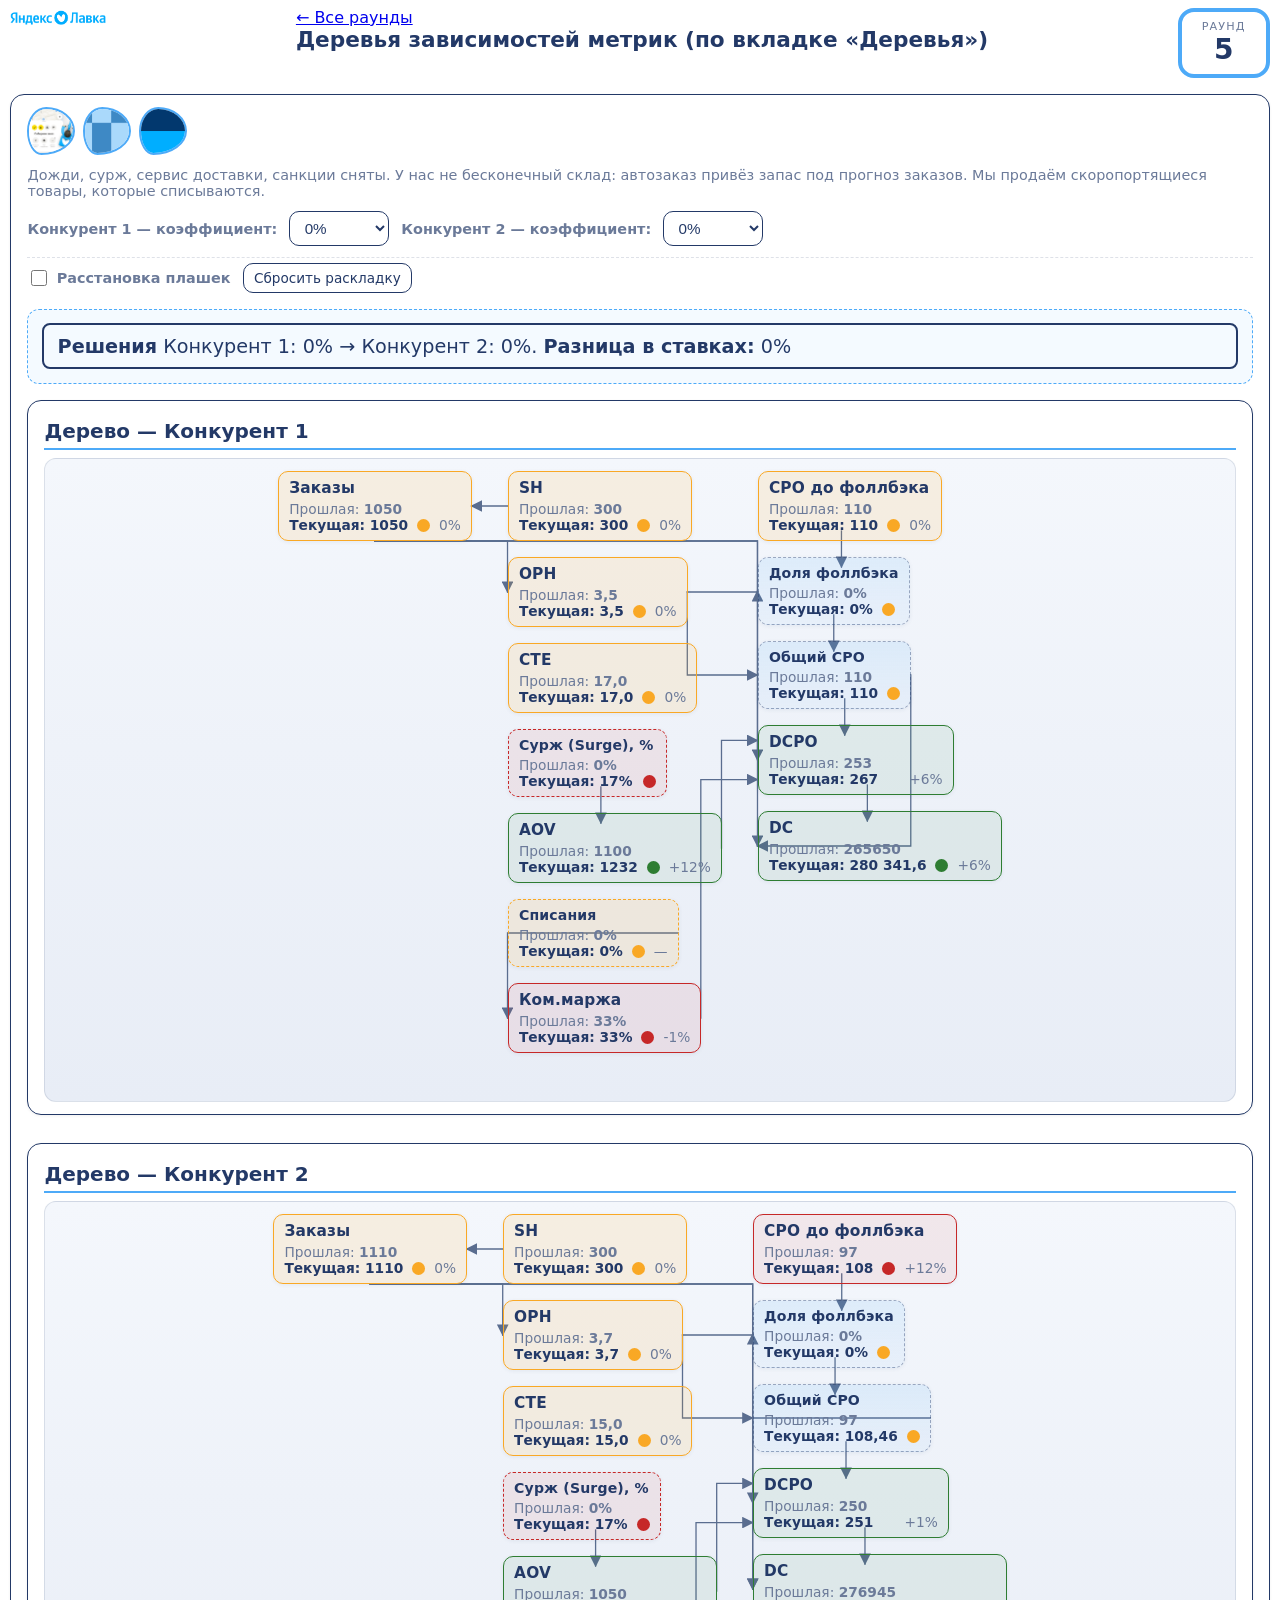
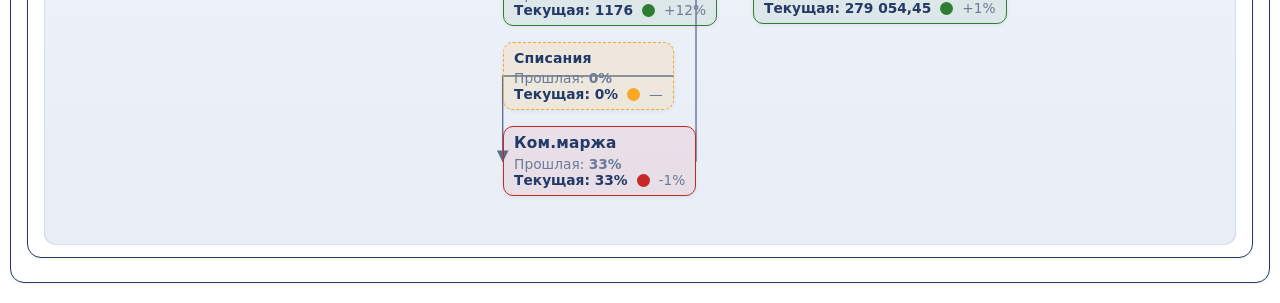
<file: static/derevya/round5.html>
<!DOCTYPE html>
<html lang="ru">
<head>
  <meta charset="utf-8">
  <meta name="viewport" content="width=device-width, initial-scale=1">
  <meta http-equiv="Cache-Control" content="no-cache, no-store, must-revalidate">
  <meta http-equiv="Pragma" content="no-cache">
  <meta http-equiv="Expires" content="0">
  <title>Дерево метрик — Раунд 5</title>
  <link rel="stylesheet" href="https://yastatic.net/s3/home/fonts/ys/4/text.css" crossorigin="anonymous">
  <link rel="stylesheet" href="trees.css">
</head>
<body>
  <div class="header">
    <img src="img/L_blue.png" alt="" class="round-page-logo" width="100" height="36">
    <div>
      <a href="index.html" class="back">← Все раунды</a>
      <h1>Деревья зависимостей метрик (по вкладке «Деревья»)</h1>
    </div>
    <div class="round-badge">
      <div class="label">Раунд</div>
      <div class="num" id="roundNum">5</div>
    </div>
  </div>

  <div class="card card--diagrams">
    <div class="imgs">
      <img src="img/картинка 1.png" alt="" class="blob">
      <img src="img/картинка 2.png" alt="" class="blob">
      <img src="img/картинка 3.png" alt="" class="blob">
    </div>
    <p id="roundIntro" style="margin:0 0 0.75rem 0; color: var(--muted); font-size: 0.9rem;"></p>
    <div class="inputs-row">
      <label>Конкурент 1 — коэффициент:</label>
      <select id="coef1">
        <option value="-0.1">-10%</option>
        <option value="0" selected>0%</option>
        <option value="0.2">+20%</option>
        <option value="0.4">+40%</option>
      </select>
      <label>Конкурент 2 — коэффициент:</label>
      <select id="coef2">
        <option value="-0.1">-10%</option>
        <option value="0" selected>0%</option>
        <option value="0.2">+20%</option>
        <option value="0.4">+40%</option>
      </select>
    </div>
    <div class="inputs-row trees-drag-controls">
      <label class="drag-layout-label" title="Включите и перетаскивайте плашки на схеме; смещения сохраняются в этом браузере для выбранного раунда.">
        <input type="checkbox" id="dragLayoutMode"> Расстановка плашек
      </label>
      <button type="button" id="dragLayoutReset" class="btn-layout-reset" title="Убрать все смещения и перерисовать стрелки">Сбросить раскладку</button>
    </div>

    <div class="shared-top">
      <div class="tree-node"><span class="name">Решения</span> <span class="week-prev">Конкурент 1:</span> <span id="vCoef1">0%</span> &rarr; <span class="week-prev">Конкурент 2:</span> <span id="vCoef2">0%</span>. <strong>Разница в ставках:</strong> <span id="vDiff">0</span></div>
    </div>

    <div class="trees-wrapper">
      <!-- Дерево Команды 1 — плашки как в Excel -->
      <div class="one-tree card">
        <h3>Дерево — Конкурент 1</h3>
        <div class="diagram-outer">
        <div class="diagram" id="diag1">
          <svg class="diagram-svg" id="svg1"><defs><marker id="arr1" viewBox="0 0 10 10" markerWidth="9" markerHeight="9" refX="9" refY="5" orient="auto" markerUnits="strokeWidth"><path d="M0,0 L10,5 L0,10 Z" fill="#5a6d8f"/></marker></defs><g id="arrows1"></g></svg>
          <div class="plashka col-left" id="p1_orders"><span class="name">Заказы</span><div class="row"><span class="week-prev">Прошлая: <b id="t1Orders_prev">—</b></span></div><div class="row"><span class="week-curr">Текущая: <b id="t1Orders_curr">—</b></span><span class="dot" id="t1Orders_dot"></span><span class="pct" id="t1Orders_pct"></span></div></div>
          <div class="mid-stack" id="midStack1">
            <div class="plashka" id="p1_sh"><span class="name">SH</span><div class="row"><span class="week-prev">Прошлая: <b id="t1SH_prev">—</b></span></div><div class="row"><span class="week-curr">Текущая: <b id="t1SH_curr">—</b></span><span class="dot" id="t1SH_dot"></span><span class="pct" id="t1SH_pct"></span></div></div>
            <div class="plashka" id="p1_oph"><span class="name">OPH</span><div class="row"><span class="week-prev">Прошлая: <b id="t1OPH_prev">—</b></span></div><div class="row"><span class="week-curr">Текущая: <b id="t1OPH_curr">—</b></span><span class="dot" id="t1OPH_dot"></span><span class="pct" id="t1OPH_pct"></span></div></div>
            <div class="plashka" id="p1_cte"><span class="name">CTE</span><div class="row"><span class="week-prev">Прошлая: <b id="t1CTE_prev">—</b></span></div><div class="row"><span class="week-curr">Текущая: <b id="t1CTE_curr">—</b></span><span class="dot" id="t1CTE_dot"></span><span class="pct" id="t1CTE_pct"></span></div></div>
            <div class="plashka mechanic-node" id="p1_surge" data-from-round="2" style="display:none"><span class="name">Сурж (Surge), %</span><div class="row"><span class="week-prev">Прошлая: <b id="t1Surge_prev">—</b></span></div><div class="row"><span class="week-curr">Текущая: <b id="t1Surge_curr">—</b></span><span class="dot yellow" id="t1Surge_dot" style="margin-left:6px;"></span></div></div>
            <div class="plashka mechanic-node" id="p1_delivery" data-from-round="3" style="display:none"><span class="name">Сервис вывоза заказов</span><div class="row"><span class="week-prev">Прошлая: <b id="t1Delivery_prev">—</b></span></div><div class="row"><span class="week-curr">Текущая: <b id="t1Delivery_curr">—</b></span><span class="dot yellow" id="t1Delivery_dot"></span></div><div class="row" style="font-size:0.95rem;color:var(--muted);margin-top:4px;">Вывоз при неоптимальном CTE, максимум 500 заказов</div></div>
            <div class="plashka mechanic-node" id="p1_stock" data-from-round="5" style="display:none"><span class="name">Склад и списания</span><div class="row"><span class="week-prev">Прошлая: <b id="t1Stock_prev">—</b></span></div><div class="row"><span class="week-curr">Текущая: <b id="t1Stock_curr">—</b></span><span class="dot yellow" id="t1Stock_dot"></span></div><div class="row" style="font-size:0.95rem;color:var(--muted);margin-top:4px;">Сток под прогноз, скоропорт</div></div>
            <div class="plashka mechanic-node" id="p1_royalty" data-from-round="6" style="display:none"><span class="name">Динамические роялти</span><div class="row"><span class="week-prev">Прошлая: <b id="t1Royalty_prev">—</b></span></div><div class="row"><span class="week-curr">Текущая: <b id="t1Royalty_curr">—</b></span><span class="dot yellow" id="t1Royalty_dot"></span></div><div class="row" style="font-size:0.95rem;color:var(--muted);margin-top:4px;">Зависят от качества сервиса (CTE)</div></div>
            <div class="plashka" id="p1_aov"><span class="name">AOV</span><div class="row"><span class="week-prev">Прошлая: <b id="t1AOV_prev">—</b></span></div><div class="row"><span class="week-curr">Текущая: <b id="t1AOV_curr">—</b></span><span class="dot" id="t1AOV_dot"></span><span class="pct" id="t1AOV_pct"></span></div></div>
            <div class="plashka mechanic-node" id="p1_writeoffs" data-from-round="5" style="display:none"><span class="name">Списания</span><div class="row"><span class="week-prev">Прошлая: <b id="t1Writeoffs_prev">—</b></span></div><div class="row"><span class="week-curr">Текущая: <b id="t1Writeoffs_curr">—</b></span><span class="dot yellow" id="t1Writeoffs_dot"></span><span class="pct" id="t1Writeoffs_pct"></span></div></div>
            <div class="plashka" id="p1_margin"><span class="name">Ком.маржа</span><div class="row"><span class="week-prev">Прошлая: <b id="t1Margin_prev">—</b></span></div><div class="row"><span class="week-curr">Текущая: <b id="t1Margin_curr">—</b></span><span class="dot" id="t1Margin_dot"></span><span class="pct" id="t1Margin_pct"></span></div></div>
          </div>
          <div class="cpo-stack" id="cpoStack1">
          <div class="plashka block-cpo" id="p1_cpo"><span class="name">CPO до фоллбэка</span><div class="row"><span class="week-prev">Прошлая: <b id="t1CPO_prev">—</b></span></div><div class="row"><span class="week-curr">Текущая: <b id="t1CPO_curr">—</b></span><span class="dot" id="t1CPO_dot"></span><span class="pct" id="t1CPO_pct"></span></div></div>
          <div class="plashka mechanic-node" id="p1_fallback" data-from-round="3" style="display:none"><span class="name">Доля фоллбэка</span><div class="row"><span class="week-prev">Прошлая: <b id="t1Fallback_prev">—</b></span></div><div class="row"><span class="week-curr">Текущая: <b id="t1Fallback_curr">—</b></span><span class="dot yellow" id="t1Fallback_dot"></span></div></div>
          <div class="plashka mechanic-node" id="p1_cpo_total" data-from-round="3" style="display:none"><span class="name">Общий CPO</span><div class="row"><span class="week-prev">Прошлая: <b id="t1CpoTotal_prev">—</b></span></div><div class="row"><span class="week-curr">Текущая: <b id="t1CpoTotal_curr">—</b></span><span class="dot yellow" id="t1CpoTotal_dot"></span></div></div>
            <div class="plashka block-dcpo" id="p1_dcpo"><span class="name">DCPO</span><div class="row"><span class="week-prev">Прошлая: <b id="t1DCPO_prev">—</b></span></div><div class="row"><span class="week-curr">Текущая: <b id="t1DCPO_curr">—</b></span><span class="dot" id="t1DCPO_dot"></span><span class="pct" id="t1DCPO_pct"></span></div></div>
            <div class="plashka block-dc" id="p1_dc"><span class="name">DC</span><div class="row"><span class="week-prev">Прошлая: <b id="t1DC_prev">—</b></span></div><div class="row"><span class="week-curr">Текущая: <b id="t1DC_curr">—</b></span><span class="dot" id="t1DC_dot"></span><span class="pct" id="t1DC_pct"></span></div></div>
          </div>
        </div>
        </div>
      </div>

      <!-- Дерево Команды 2 -->
      <div class="one-tree card">
        <h3>Дерево — Конкурент 2</h3>
        <div class="diagram-outer">
        <div class="diagram" id="diag2">
          <svg class="diagram-svg" id="svg2"><defs><marker id="arr2" viewBox="0 0 10 10" markerWidth="9" markerHeight="9" refX="9" refY="5" orient="auto" markerUnits="strokeWidth"><path d="M0,0 L10,5 L0,10 Z" fill="#5a6d8f"/></marker></defs><g id="arrows2"></g></svg>
          <div class="plashka col-left" id="p2_orders"><span class="name">Заказы</span><div class="row"><span class="week-prev">Прошлая: <b id="t2Orders_prev">—</b></span></div><div class="row"><span class="week-curr">Текущая: <b id="t2Orders_curr">—</b></span><span class="dot" id="t2Orders_dot"></span><span class="pct" id="t2Orders_pct"></span></div></div>
          <div class="mid-stack" id="midStack2">
            <div class="plashka" id="p2_sh"><span class="name">SH</span><div class="row"><span class="week-prev">Прошлая: <b id="t2SH_prev">—</b></span></div><div class="row"><span class="week-curr">Текущая: <b id="t2SH_curr">—</b></span><span class="dot" id="t2SH_dot"></span><span class="pct" id="t2SH_pct"></span></div></div>
            <div class="plashka" id="p2_oph"><span class="name">OPH</span><div class="row"><span class="week-prev">Прошлая: <b id="t2OPH_prev">—</b></span></div><div class="row"><span class="week-curr">Текущая: <b id="t2OPH_curr">—</b></span><span class="dot" id="t2OPH_dot"></span><span class="pct" id="t2OPH_pct"></span></div></div>
            <div class="plashka" id="p2_cte"><span class="name">CTE</span><div class="row"><span class="week-prev">Прошлая: <b id="t2CTE_prev">—</b></span></div><div class="row"><span class="week-curr">Текущая: <b id="t2CTE_curr">—</b></span><span class="dot" id="t2CTE_dot"></span><span class="pct" id="t2CTE_pct"></span></div></div>
            <div class="plashka mechanic-node" id="p2_surge" data-from-round="2" style="display:none"><span class="name">Сурж (Surge), %</span><div class="row"><span class="week-prev">Прошлая: <b id="t2Surge_prev">—</b></span></div><div class="row"><span class="week-curr">Текущая: <b id="t2Surge_curr">—</b></span><span class="dot yellow" id="t2Surge_dot"></span></div></div>
            <div class="plashka mechanic-node" id="p2_delivery" data-from-round="3" style="display:none"><span class="name">Сервис вывоза заказов</span><div class="row"><span class="week-prev">Прошлая: <b id="t2Delivery_prev">—</b></span></div><div class="row"><span class="week-curr">Текущая: <b id="t2Delivery_curr">—</b></span><span class="dot yellow" id="t2Delivery_dot"></span></div><div class="row" style="font-size:0.95rem;color:var(--muted);margin-top:4px;">Вывоз при неоптимальном CTE, максимум 500 заказов</div></div>
            <div class="plashka mechanic-node" id="p2_stock" data-from-round="5" style="display:none"><span class="name">Склад и списания</span><div class="row"><span class="week-prev">Прошлая: <b id="t2Stock_prev">—</b></span></div><div class="row"><span class="week-curr">Текущая: <b id="t2Stock_curr">—</b></span><span class="dot yellow" id="t2Stock_dot"></span></div><div class="row" style="font-size:0.95rem;color:var(--muted);margin-top:4px;">Сток под прогноз, скоропорт</div></div>
            <div class="plashka mechanic-node" id="p2_royalty" data-from-round="6" style="display:none"><span class="name">Динамические роялти</span><div class="row"><span class="week-prev">Прошлая: <b id="t2Royalty_prev">—</b></span></div><div class="row"><span class="week-curr">Текущая: <b id="t2Royalty_curr">—</b></span><span class="dot yellow" id="t2Royalty_dot"></span></div><div class="row" style="font-size:0.95rem;color:var(--muted);margin-top:4px;">Зависят от качества сервиса (CTE)</div></div>
            <div class="plashka" id="p2_aov"><span class="name">AOV</span><div class="row"><span class="week-prev">Прошлая: <b id="t2AOV_prev">—</b></span></div><div class="row"><span class="week-curr">Текущая: <b id="t2AOV_curr">—</b></span><span class="dot" id="t2AOV_dot"></span><span class="pct" id="t2AOV_pct"></span></div></div>
            <div class="plashka mechanic-node" id="p2_writeoffs" data-from-round="5" style="display:none"><span class="name">Списания</span><div class="row"><span class="week-prev">Прошлая: <b id="t2Writeoffs_prev">—</b></span></div><div class="row"><span class="week-curr">Текущая: <b id="t2Writeoffs_curr">—</b></span><span class="dot yellow" id="t2Writeoffs_dot"></span><span class="pct" id="t2Writeoffs_pct"></span></div></div>
            <div class="plashka" id="p2_margin"><span class="name">Ком.маржа</span><div class="row"><span class="week-prev">Прошлая: <b id="t2Margin_prev">—</b></span></div><div class="row"><span class="week-curr">Текущая: <b id="t2Margin_curr">—</b></span><span class="dot" id="t2Margin_dot"></span><span class="pct" id="t2Margin_pct"></span></div></div>
          </div>
          <div class="cpo-stack" id="cpoStack2">
          <div class="plashka block-cpo" id="p2_cpo"><span class="name">CPO до фоллбэка</span><div class="row"><span class="week-prev">Прошлая: <b id="t2CPO_prev">—</b></span></div><div class="row"><span class="week-curr">Текущая: <b id="t2CPO_curr">—</b></span><span class="dot" id="t2CPO_dot"></span><span class="pct" id="t2CPO_pct"></span></div></div>
          <div class="plashka mechanic-node" id="p2_fallback" data-from-round="3" style="display:none"><span class="name">Доля фоллбэка</span><div class="row"><span class="week-prev">Прошлая: <b id="t2Fallback_prev">—</b></span></div><div class="row"><span class="week-curr">Текущая: <b id="t2Fallback_curr">—</b></span><span class="dot yellow" id="t2Fallback_dot"></span></div></div>
          <div class="plashka mechanic-node" id="p2_cpo_total" data-from-round="3" style="display:none"><span class="name">Общий CPO</span><div class="row"><span class="week-prev">Прошлая: <b id="t2CpoTotal_prev">—</b></span></div><div class="row"><span class="week-curr">Текущая: <b id="t2CpoTotal_curr">—</b></span><span class="dot yellow" id="t2CpoTotal_dot"></span></div></div>
            <div class="plashka block-dcpo" id="p2_dcpo"><span class="name">DCPO</span><div class="row"><span class="week-prev">Прошлая: <b id="t2DCPO_prev">—</b></span></div><div class="row"><span class="week-curr">Текущая: <b id="t2DCPO_curr">—</b></span><span class="dot" id="t2DCPO_dot"></span><span class="pct" id="t2DCPO_pct"></span></div></div>
            <div class="plashka block-dc" id="p2_dc"><span class="name">DC</span><div class="row"><span class="week-prev">Прошлая: <b id="t2DC_prev">—</b></span></div><div class="row"><span class="week-curr">Текущая: <b id="t2DC_curr">—</b></span><span class="dot" id="t2DC_dot"></span><span class="pct" id="t2DC_pct"></span></div></div>
          </div>
        </div>
        </div>
      </div>
    </div>
  </div>

  <script>
    const ROUND = 5;
    const ROUND_INTRO = "Дожди, сурж, сервис доставки, санкции сняты. У нас не бесконечный склад: автозаказ привёз запас под прогноз заказов. Мы продаём скоропортящиеся товары, которые списываются.";
    const AOV = 1270;
    const INITIAL = {"team1": {"MPH": 385.0, "CPO": 110.0, "CTE_target": 17.0, "CTE": 17.0, "SH": 300.0, "OPH": 3.5, "orders": 1050.0, "avg_check": 1100.0, "margin": 0.33, "DCPO": 253.0, "DC": 265650.0, "cpo_total": 110.0, "fallback_share": 0, "writeoffs": 0, "royalty_prev": 0, "royalty_curr": 0}, "team2": {"MPH": 358.9, "CPO": 97.0, "CTE_target": 15.0, "CTE": 15.0, "SH": 300.0, "OPH": 3.7, "orders": 1110.0, "avg_check": 1050.0, "margin": 0.33, "DCPO": 249.5, "DC": 276945.0, "cpo_total": 97.0, "fallback_share": 0, "writeoffs": 0, "royalty_prev": 0, "royalty_curr": 0}};
    const SCENARIOS = {"0.4_-0.1": {"team1": {"CTE": 14.73, "CPO": 146.97, "DCPO": 199.11, "DC": 326142.0, "CTE_in_target": true, "place_DC": 4, "avg_check": 1100, "SH": 540, "orders": 1638, "OPH": 3.03, "surge_prev": 0, "surge_curr": 0, "fallback_share": 0, "cpo_total": 146.97, "writeoffs": 0}, "team2": {"CTE": 20.27, "CPO": 93.29, "DCPO": -230.06, "DC": -184044.76, "CTE_in_target": false, "place_DC": 16, "avg_check": 1516.2, "SH": 60, "orders": 800, "OPH": 5, "surge_prev": 0, "surge_curr": 77.0, "fallback_share": 0.62, "cpo_total": 595.76, "writeoffs": 0}}, "0.4_0.0": {"team1": {"CTE": 16.17, "CPO": 144.04, "DCPO": 202.04, "DC": 330942.0, "CTE_in_target": true, "place_DC": 2, "avg_check": 1100, "SH": 492, "orders": 1638, "OPH": 3.33, "surge_prev": 0, "surge_curr": 0, "fallback_share": 0, "cpo_total": 144.04, "writeoffs": 0}, "team2": {"CTE": 20.27, "CPO": 101.43, "DCPO": -116.64, "DC": -121308.06, "CTE_in_target": false, "place_DC": 15, "avg_check": 1309.0, "SH": 108.0, "orders": 1040, "OPH": 5, "surge_prev": 0, "surge_curr": 59.0, "fallback_share": 0.48, "cpo_total": 484.04, "writeoffs": 0}}, "0.2_-0.1": {"team1": {"CTE": 17, "CPO": 126.29, "DCPO": 218.88, "DC": 340134.0, "CTE_in_target": true, "place_DC": 1, "avg_check": 1100, "SH": 444, "orders": 1554, "OPH": 3.5, "surge_prev": 0, "surge_curr": 0, "fallback_share": 0, "cpo_total": 126.29, "writeoffs": 0}, "team2": {"CTE": 20.17, "CPO": 93.29, "DCPO": -43.65, "DC": -55869.84, "CTE_in_target": false, "place_DC": 14, "avg_check": 1229.31, "SH": 156.0, "orders": 1280, "OPH": 5, "surge_prev": 0, "surge_curr": 41.0, "fallback_share": 0.39, "cpo_total": 407.33, "writeoffs": 0}}, "0.4_0.2": {"team1": {"CTE": 17, "CPO": 142.57, "DCPO": 200.43, "DC": 277794, "CTE_in_target": true, "place_DC": 8, "avg_check": 1100, "SH": 396, "orders": 1386, "OPH": 3.5, "surge_prev": 0, "surge_curr": 0, "fallback_share": 0, "cpo_total": 142.57, "writeoffs": 0}, "team2": {"CTE": 18.53, "CPO": 119.59, "DCPO": 8.82, "DC": 11753.53, "CTE_in_target": false, "place_DC": 13, "avg_check": 1200, "SH": 204, "orders": 1332, "OPH": 4.57, "surge_prev": 0, "surge_curr": 30.0, "fallback_share": 0.3, "cpo_total": 352.89, "writeoffs": 0}}, "0.2_0.0": {"team1": {"CTE": 17, "CPO": 126.29, "DCPO": 216.71, "DC": 300366, "CTE_in_target": true, "place_DC": 5, "avg_check": 1100, "SH": 396, "orders": 1386, "OPH": 3.5, "surge_prev": 0, "surge_curr": 0, "fallback_share": 0, "cpo_total": 126.29, "writeoffs": 0}, "team2": {"CTE": 18.47, "CPO": 103.31, "DCPO": 20.22, "DC": 26938.33, "CTE_in_target": false, "place_DC": 12, "avg_check": 1200, "SH": 204, "orders": 1332, "OPH": 4.57, "surge_prev": 0, "surge_curr": 30.0, "fallback_share": 0.3, "cpo_total": 341.49, "writeoffs": 0}}, "0.0_-0.1": {"team1": {"CTE": 17, "CPO": 110, "DCPO": 268.05, "DC": 326480.0, "CTE_in_target": true, "place_DC": 3, "avg_check": 1222.22, "SH": 348, "orders": 1218, "OPH": 3.5, "surge_prev": 0, "surge_curr": 3.0, "fallback_share": 0, "cpo_total": 110, "writeoffs": 0}, "team2": {"CTE": 16.41, "CPO": 97.96, "DCPO": 76.27, "DC": 101589.78, "CTE_in_target": false, "place_DC": 11, "avg_check": 1186.96, "SH": 252, "orders": 1332, "OPH": 4.05, "surge_prev": 0, "surge_curr": 23.0, "fallback_share": 0.23, "cpo_total": 284.46, "writeoffs": 0}}, "-0.1_-0.1": {"team1": {"CTE": 17, "CPO": 101.86, "DCPO": 275.13, "DC": 288891.6, "CTE_in_target": true, "place_DC": 6, "avg_check": 1232.0, "SH": 300, "orders": 1050, "OPH": 3.5, "surge_prev": 0, "surge_curr": 17.0, "fallback_share": 0, "cpo_total": 101.86, "writeoffs": 0}, "team2": {"CTE": 15, "CPO": 100.31, "DCPO": 259.54, "DC": 288093.02, "CTE_in_target": true, "place_DC": 6, "avg_check": 1176, "SH": 300, "orders": 1110, "OPH": 3.7, "surge_prev": 0, "surge_curr": 17.0, "fallback_share": 0, "cpo_total": 100.31, "writeoffs": 0}}, "0.0_0.0": {"team1": {"CTE": 17, "CPO": 110, "DCPO": 266.99, "DC": 280341.6, "CTE_in_target": true, "place_DC": 7, "avg_check": 1232.0, "SH": 300, "orders": 1050, "OPH": 3.5, "surge_prev": 0, "surge_curr": 17.0, "fallback_share": 0, "cpo_total": 110, "writeoffs": 0}, "team2": {"CTE": 15, "CPO": 108.46, "DCPO": 251.4, "DC": 279054.45, "CTE_in_target": true, "place_DC": 7, "avg_check": 1176, "SH": 300, "orders": 1110, "OPH": 3.7, "surge_prev": 0, "surge_curr": 17.0, "fallback_share": 0, "cpo_total": 108.46, "writeoffs": 0}}, "0.2_0.2": {"team1": {"CTE": 17, "CPO": 126.29, "DCPO": 250.71, "DC": 263241.6, "CTE_in_target": true, "place_DC": 9, "avg_check": 1232.0, "SH": 300, "orders": 1050, "OPH": 3.5, "surge_prev": 0, "surge_curr": 17.0, "fallback_share": 0, "cpo_total": 126.29, "writeoffs": 0}, "team2": {"CTE": 15, "CPO": 124.74, "DCPO": 235.11, "DC": 260977.3, "CTE_in_target": true, "place_DC": 9, "avg_check": 1176, "SH": 300, "orders": 1110, "OPH": 3.7, "surge_prev": 0, "surge_curr": 17.0, "fallback_share": 0, "cpo_total": 124.74, "writeoffs": 0}}, "0.4_0.4": {"team1": {"CTE": 17, "CPO": 142.57, "DCPO": 234.42, "DC": 246141.6, "CTE_in_target": true, "place_DC": 10, "avg_check": 1232.0, "SH": 300, "orders": 1050, "OPH": 3.5, "surge_prev": 0, "surge_curr": 17.0, "fallback_share": 0, "cpo_total": 142.57, "writeoffs": 0}, "team2": {"CTE": 15, "CPO": 141.03, "DCPO": 218.83, "DC": 242900.16, "CTE_in_target": true, "place_DC": 10, "avg_check": 1176, "SH": 300, "orders": 1110, "OPH": 3.7, "surge_prev": 0, "surge_curr": 17.0, "fallback_share": 0, "cpo_total": 141.03, "writeoffs": 0}}, "-0.1_0.0": {"team1": {"CTE": 18.6, "CPO": 99.37, "DCPO": 77.14, "DC": 97196.67, "CTE_in_target": false, "place_DC": 11, "avg_check": 1243.48, "SH": 252, "orders": 1260, "OPH": 3.83, "surge_prev": 0, "surge_curr": 23.0, "fallback_share": 0.23, "cpo_total": 300.77, "writeoffs": 0}, "team2": {"CTE": 15.0, "CPO": 108.46, "DCPO": 252.41, "DC": 324998.57, "CTE_in_target": true, "place_DC": 2, "avg_check": 1166.67, "SH": 348, "orders": 1287.6, "OPH": 3.7, "surge_prev": 0, "surge_curr": 3.0, "fallback_share": 0, "cpo_total": 108.46, "writeoffs": 0}}, "0.0_0.2": {"team1": {"CTE": 20.94, "CPO": 104.56, "DCPO": 17.0, "DC": 21417.86, "CTE_in_target": false, "place_DC": 12, "avg_check": 1257.14, "SH": 204, "orders": 1260, "OPH": 4.32, "surge_prev": 0, "surge_curr": 30.0, "fallback_share": 0.3, "cpo_total": 361.94, "writeoffs": 0}, "team2": {"CTE": 15, "CPO": 124.74, "DCPO": 202.67, "DC": 296948.83, "CTE_in_target": true, "place_DC": 5, "avg_check": 1050, "SH": 396, "orders": 1465.2, "OPH": 3.7, "surge_prev": 0, "surge_curr": 0, "fallback_share": 0, "cpo_total": 124.74, "writeoffs": 0}}, "0.2_0.4": {"team1": {"CTE": 21, "CPO": 120.84, "DCPO": 5.6, "DC": 7053.86, "CTE_in_target": false, "place_DC": 13, "avg_check": 1257.14, "SH": 204, "orders": 1260, "OPH": 4.32, "surge_prev": 0, "surge_curr": 30.0, "fallback_share": 0.3, "cpo_total": 373.34, "writeoffs": 0}, "team2": {"CTE": 15, "CPO": 141.03, "DCPO": 186.38, "DC": 273087.0, "CTE_in_target": true, "place_DC": 8, "avg_check": 1050, "SH": 396, "orders": 1465.2, "OPH": 3.7, "surge_prev": 0, "surge_curr": 0, "fallback_share": 0, "cpo_total": 141.03, "writeoffs": 0}}, "-0.1_0.2": {"team1": {"CTE": 24.1, "CPO": 93.29, "DCPO": -44.06, "DC": -55510.3, "CTE_in_target": false, "place_DC": 14, "avg_check": 1277.69, "SH": 156.0, "orders": 1260, "OPH": 5, "surge_prev": 0, "surge_curr": 38.0, "fallback_share": 0.38, "cpo_total": 424.41, "writeoffs": 0}, "team2": {"CTE": 15.0, "CPO": 124.74, "DCPO": 204.73, "DC": 336333.17, "CTE_in_target": true, "place_DC": 1, "avg_check": 1050, "SH": 444, "orders": 1642.8, "OPH": 3.7, "surge_prev": 0, "surge_curr": 0, "fallback_share": 0, "cpo_total": 124.74, "writeoffs": 0}}, "0.0_0.4": {"team1": {"CTE": 24.29, "CPO": 101.43, "DCPO": -131.02, "DC": -136256.98, "CTE_in_target": false, "place_DC": 15, "avg_check": 1356.67, "SH": 108.0, "orders": 1040, "OPH": 5, "surge_prev": 0, "surge_curr": 57.0, "fallback_share": 0.48, "cpo_total": 515.41, "writeoffs": 0}, "team2": {"CTE": 13.72, "CPO": 143.55, "DCPO": 186.15, "DC": 309940.5, "CTE_in_target": true, "place_DC": 3, "avg_check": 1050, "SH": 492, "orders": 1665, "OPH": 3.38, "surge_prev": 0, "surge_curr": 0, "fallback_share": 0, "cpo_total": 143.55, "writeoffs": 0}}, "-0.1_0.4": {"team1": {"CTE": 24.29, "CPO": 93.29, "DCPO": -252.29, "DC": -201834.11, "CTE_in_target": false, "place_DC": 16, "avg_check": 1562, "SH": 60, "orders": 800, "OPH": 5, "surge_prev": 0, "surge_curr": 76.0, "fallback_share": 0.62, "cpo_total": 636.54, "writeoffs": 0}, "team2": {"CTE": 12.5, "CPO": 146.43, "DCPO": 183.27, "DC": 305140.5, "CTE_in_target": true, "place_DC": 4, "avg_check": 1050, "SH": 540, "orders": 1665, "OPH": 3.08, "surge_prev": 0, "surge_curr": 0, "fallback_share": 0, "cpo_total": 146.43, "writeoffs": 0}}};
    Object.assign(window, { ROUND, ROUND_INTRO, AOV, INITIAL, SCENARIOS });
  </script>
  <script src="trees.js"></script>
</body>
</html>
</file>
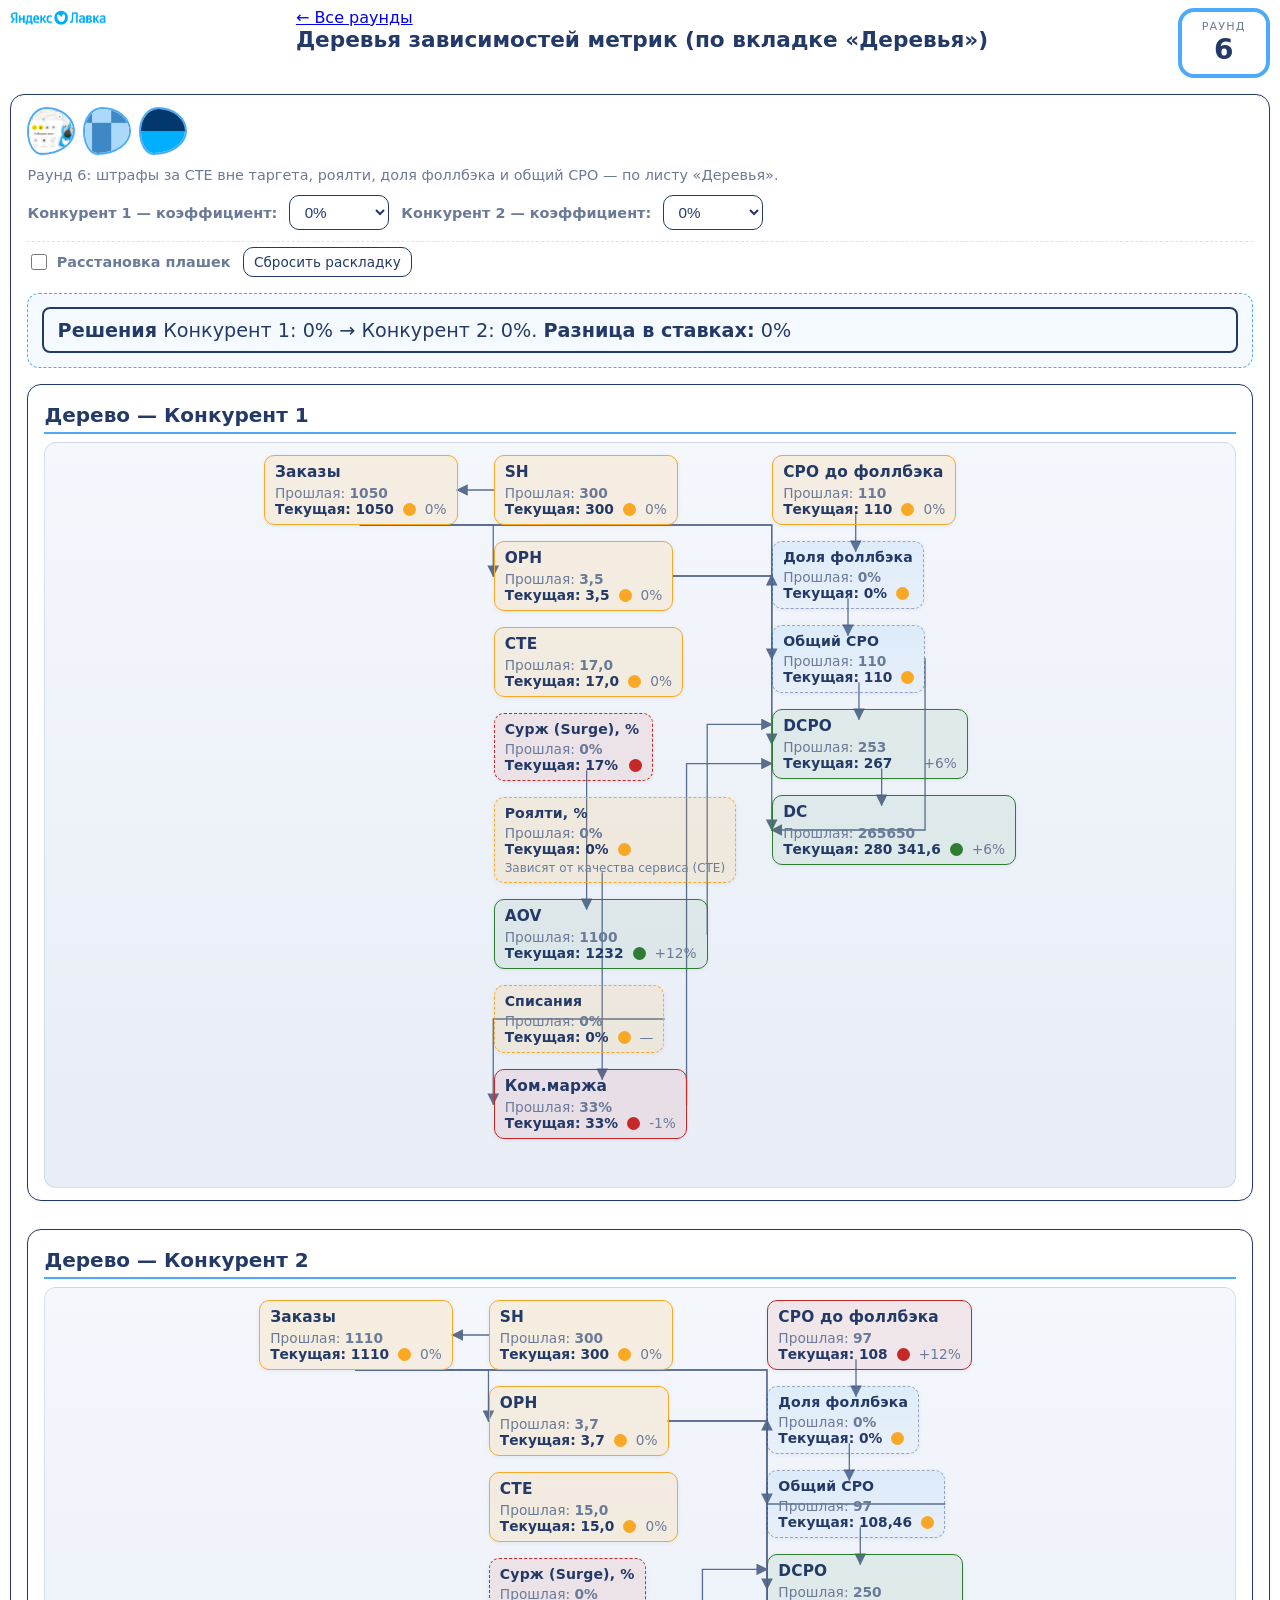
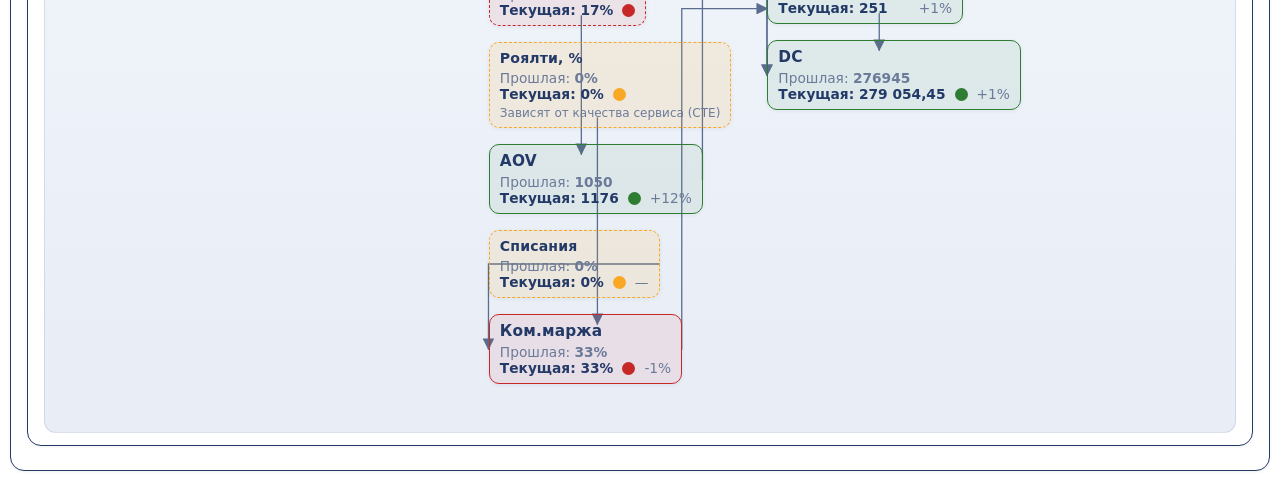
<file: static/derevya/round6.html>
<!DOCTYPE html>
<html lang="ru">
<head>
  <meta charset="utf-8">
  <meta name="viewport" content="width=device-width, initial-scale=1">
  <meta http-equiv="Cache-Control" content="no-cache, no-store, must-revalidate">
  <meta http-equiv="Pragma" content="no-cache">
  <meta http-equiv="Expires" content="0">
  <title>Дерево метрик — Раунд 6</title>
  <link rel="stylesheet" href="https://yastatic.net/s3/home/fonts/ys/4/text.css" crossorigin="anonymous">
  <link rel="stylesheet" href="trees.css">
</head>
<body>
  <div class="header">
    <img src="img/L_blue.png" alt="" class="round-page-logo" width="100" height="36">
    <div>
      <a href="index.html" class="back">← Все раунды</a>
      <h1>Деревья зависимостей метрик (по вкладке «Деревья»)</h1>
    </div>
    <div class="round-badge">
      <div class="label">Раунд</div>
      <div class="num" id="roundNum">6</div>
    </div>
  </div>

  <div class="card card--diagrams">
    <div class="imgs">
      <img src="img/картинка 1.png" alt="" class="blob">
      <img src="img/картинка 2.png" alt="" class="blob">
      <img src="img/картинка 3.png" alt="" class="blob">
    </div>
    <p id="roundIntro" style="margin:0 0 0.75rem 0; color: var(--muted); font-size: 0.9rem;"></p>
    <div class="inputs-row">
      <label>Конкурент 1 — коэффициент:</label>
      <select id="coef1">
        <option value="-0.1">-10%</option>
        <option value="0" selected>0%</option>
        <option value="0.2">+20%</option>
        <option value="0.4">+40%</option>
      </select>
      <label>Конкурент 2 — коэффициент:</label>
      <select id="coef2">
        <option value="-0.1">-10%</option>
        <option value="0" selected>0%</option>
        <option value="0.2">+20%</option>
        <option value="0.4">+40%</option>
      </select>
    </div>
    <div class="inputs-row trees-drag-controls">
      <label class="drag-layout-label" title="Включите и перетаскивайте плашки на схеме; смещения сохраняются в этом браузере для выбранного раунда.">
        <input type="checkbox" id="dragLayoutMode"> Расстановка плашек
      </label>
      <button type="button" id="dragLayoutReset" class="btn-layout-reset" title="Убрать все смещения и перерисовать стрелки">Сбросить раскладку</button>
    </div>

    <div class="shared-top">
      <div class="tree-node"><span class="name">Решения</span> <span class="week-prev">Конкурент 1:</span> <span id="vCoef1">0%</span> &rarr; <span class="week-prev">Конкурент 2:</span> <span id="vCoef2">0%</span>. <strong>Разница в ставках:</strong> <span id="vDiff">0</span></div>
    </div>

    <div class="trees-wrapper">
      <!-- Дерево Команды 1 — плашки как в Excel -->
      <div class="one-tree card">
        <h3>Дерево — Конкурент 1</h3>
        <div class="diagram-outer">
        <div class="diagram" id="diag1">
          <svg class="diagram-svg" id="svg1"><defs><marker id="arr1" viewBox="0 0 10 10" markerWidth="9" markerHeight="9" refX="9" refY="5" orient="auto" markerUnits="strokeWidth"><path d="M0,0 L10,5 L0,10 Z" fill="#5a6d8f"/></marker></defs><g id="arrows1"></g></svg>
          <div class="plashka col-left" id="p1_orders"><span class="name">Заказы</span><div class="row"><span class="week-prev">Прошлая: <b id="t1Orders_prev">—</b></span></div><div class="row"><span class="week-curr">Текущая: <b id="t1Orders_curr">—</b></span><span class="dot" id="t1Orders_dot"></span><span class="pct" id="t1Orders_pct"></span></div></div>
          <div class="mid-stack" id="midStack1">
            <div class="plashka" id="p1_sh"><span class="name">SH</span><div class="row"><span class="week-prev">Прошлая: <b id="t1SH_prev">—</b></span></div><div class="row"><span class="week-curr">Текущая: <b id="t1SH_curr">—</b></span><span class="dot" id="t1SH_dot"></span><span class="pct" id="t1SH_pct"></span></div></div>
            <div class="plashka" id="p1_oph"><span class="name">OPH</span><div class="row"><span class="week-prev">Прошлая: <b id="t1OPH_prev">—</b></span></div><div class="row"><span class="week-curr">Текущая: <b id="t1OPH_curr">—</b></span><span class="dot" id="t1OPH_dot"></span><span class="pct" id="t1OPH_pct"></span></div></div>
            <div class="plashka" id="p1_cte"><span class="name">CTE</span><div class="row"><span class="week-prev">Прошлая: <b id="t1CTE_prev">—</b></span></div><div class="row"><span class="week-curr">Текущая: <b id="t1CTE_curr">—</b></span><span class="dot" id="t1CTE_dot"></span><span class="pct" id="t1CTE_pct"></span></div></div>
            <div class="plashka mechanic-node" id="p1_surge" data-from-round="2" style="display:none"><span class="name">Сурж (Surge), %</span><div class="row"><span class="week-prev">Прошлая: <b id="t1Surge_prev">—</b></span></div><div class="row"><span class="week-curr">Текущая: <b id="t1Surge_curr">—</b></span><span class="dot yellow" id="t1Surge_dot" style="margin-left:6px;"></span></div></div>
            <div class="plashka mechanic-node" id="p1_delivery" data-from-round="3" style="display:none"><span class="name">Сервис вывоза заказов</span><div class="row"><span class="week-prev">Прошлая: <b id="t1Delivery_prev">—</b></span></div><div class="row"><span class="week-curr">Текущая: <b id="t1Delivery_curr">—</b></span><span class="dot yellow" id="t1Delivery_dot"></span></div><div class="row" style="font-size:0.95rem;color:var(--muted);margin-top:4px;">Вывоз при неоптимальном CTE, максимум 500 заказов</div></div>
            <div class="plashka mechanic-node" id="p1_stock" data-from-round="5" style="display:none"><span class="name">Склад и списания</span><div class="row"><span class="week-prev">Прошлая: <b id="t1Stock_prev">—</b></span></div><div class="row"><span class="week-curr">Текущая: <b id="t1Stock_curr">—</b></span><span class="dot yellow" id="t1Stock_dot"></span></div><div class="row" style="font-size:0.95rem;color:var(--muted);margin-top:4px;">Сток под прогноз, скоропорт</div></div>
            <div class="plashka mechanic-node" id="p1_royalty" data-from-round="6" style="display:none"><span class="name">Динамические роялти</span><div class="row"><span class="week-prev">Прошлая: <b id="t1Royalty_prev">—</b></span></div><div class="row"><span class="week-curr">Текущая: <b id="t1Royalty_curr">—</b></span><span class="dot yellow" id="t1Royalty_dot"></span></div><div class="row" style="font-size:0.95rem;color:var(--muted);margin-top:4px;">Зависят от качества сервиса (CTE)</div></div>
            <div class="plashka" id="p1_aov"><span class="name">AOV</span><div class="row"><span class="week-prev">Прошлая: <b id="t1AOV_prev">—</b></span></div><div class="row"><span class="week-curr">Текущая: <b id="t1AOV_curr">—</b></span><span class="dot" id="t1AOV_dot"></span><span class="pct" id="t1AOV_pct"></span></div></div>
            <div class="plashka mechanic-node" id="p1_writeoffs" data-from-round="5" style="display:none"><span class="name">Списания</span><div class="row"><span class="week-prev">Прошлая: <b id="t1Writeoffs_prev">—</b></span></div><div class="row"><span class="week-curr">Текущая: <b id="t1Writeoffs_curr">—</b></span><span class="dot yellow" id="t1Writeoffs_dot"></span><span class="pct" id="t1Writeoffs_pct"></span></div></div>
            <div class="plashka" id="p1_margin"><span class="name">Ком.маржа</span><div class="row"><span class="week-prev">Прошлая: <b id="t1Margin_prev">—</b></span></div><div class="row"><span class="week-curr">Текущая: <b id="t1Margin_curr">—</b></span><span class="dot" id="t1Margin_dot"></span><span class="pct" id="t1Margin_pct"></span></div></div>
          </div>
          <div class="cpo-stack" id="cpoStack1">
          <div class="plashka block-cpo" id="p1_cpo"><span class="name">CPO до фоллбэка</span><div class="row"><span class="week-prev">Прошлая: <b id="t1CPO_prev">—</b></span></div><div class="row"><span class="week-curr">Текущая: <b id="t1CPO_curr">—</b></span><span class="dot" id="t1CPO_dot"></span><span class="pct" id="t1CPO_pct"></span></div></div>
          <div class="plashka mechanic-node" id="p1_fallback" data-from-round="3" style="display:none"><span class="name">Доля фоллбэка</span><div class="row"><span class="week-prev">Прошлая: <b id="t1Fallback_prev">—</b></span></div><div class="row"><span class="week-curr">Текущая: <b id="t1Fallback_curr">—</b></span><span class="dot yellow" id="t1Fallback_dot"></span></div></div>
          <div class="plashka mechanic-node" id="p1_cpo_total" data-from-round="3" style="display:none"><span class="name">Общий CPO</span><div class="row"><span class="week-prev">Прошлая: <b id="t1CpoTotal_prev">—</b></span></div><div class="row"><span class="week-curr">Текущая: <b id="t1CpoTotal_curr">—</b></span><span class="dot yellow" id="t1CpoTotal_dot"></span></div></div>
            <div class="plashka block-dcpo" id="p1_dcpo"><span class="name">DCPO</span><div class="row"><span class="week-prev">Прошлая: <b id="t1DCPO_prev">—</b></span></div><div class="row"><span class="week-curr">Текущая: <b id="t1DCPO_curr">—</b></span><span class="dot" id="t1DCPO_dot"></span><span class="pct" id="t1DCPO_pct"></span></div></div>
            <div class="plashka block-dc" id="p1_dc"><span class="name">DC</span><div class="row"><span class="week-prev">Прошлая: <b id="t1DC_prev">—</b></span></div><div class="row"><span class="week-curr">Текущая: <b id="t1DC_curr">—</b></span><span class="dot" id="t1DC_dot"></span><span class="pct" id="t1DC_pct"></span></div></div>
          </div>
        </div>
        </div>
      </div>

      <!-- Дерево Команды 2 -->
      <div class="one-tree card">
        <h3>Дерево — Конкурент 2</h3>
        <div class="diagram-outer">
        <div class="diagram" id="diag2">
          <svg class="diagram-svg" id="svg2"><defs><marker id="arr2" viewBox="0 0 10 10" markerWidth="9" markerHeight="9" refX="9" refY="5" orient="auto" markerUnits="strokeWidth"><path d="M0,0 L10,5 L0,10 Z" fill="#5a6d8f"/></marker></defs><g id="arrows2"></g></svg>
          <div class="plashka col-left" id="p2_orders"><span class="name">Заказы</span><div class="row"><span class="week-prev">Прошлая: <b id="t2Orders_prev">—</b></span></div><div class="row"><span class="week-curr">Текущая: <b id="t2Orders_curr">—</b></span><span class="dot" id="t2Orders_dot"></span><span class="pct" id="t2Orders_pct"></span></div></div>
          <div class="mid-stack" id="midStack2">
            <div class="plashka" id="p2_sh"><span class="name">SH</span><div class="row"><span class="week-prev">Прошлая: <b id="t2SH_prev">—</b></span></div><div class="row"><span class="week-curr">Текущая: <b id="t2SH_curr">—</b></span><span class="dot" id="t2SH_dot"></span><span class="pct" id="t2SH_pct"></span></div></div>
            <div class="plashka" id="p2_oph"><span class="name">OPH</span><div class="row"><span class="week-prev">Прошлая: <b id="t2OPH_prev">—</b></span></div><div class="row"><span class="week-curr">Текущая: <b id="t2OPH_curr">—</b></span><span class="dot" id="t2OPH_dot"></span><span class="pct" id="t2OPH_pct"></span></div></div>
            <div class="plashka" id="p2_cte"><span class="name">CTE</span><div class="row"><span class="week-prev">Прошлая: <b id="t2CTE_prev">—</b></span></div><div class="row"><span class="week-curr">Текущая: <b id="t2CTE_curr">—</b></span><span class="dot" id="t2CTE_dot"></span><span class="pct" id="t2CTE_pct"></span></div></div>
            <div class="plashka mechanic-node" id="p2_surge" data-from-round="2" style="display:none"><span class="name">Сурж (Surge), %</span><div class="row"><span class="week-prev">Прошлая: <b id="t2Surge_prev">—</b></span></div><div class="row"><span class="week-curr">Текущая: <b id="t2Surge_curr">—</b></span><span class="dot yellow" id="t2Surge_dot"></span></div></div>
            <div class="plashka mechanic-node" id="p2_delivery" data-from-round="3" style="display:none"><span class="name">Сервис вывоза заказов</span><div class="row"><span class="week-prev">Прошлая: <b id="t2Delivery_prev">—</b></span></div><div class="row"><span class="week-curr">Текущая: <b id="t2Delivery_curr">—</b></span><span class="dot yellow" id="t2Delivery_dot"></span></div><div class="row" style="font-size:0.95rem;color:var(--muted);margin-top:4px;">Вывоз при неоптимальном CTE, максимум 500 заказов</div></div>
            <div class="plashka mechanic-node" id="p2_stock" data-from-round="5" style="display:none"><span class="name">Склад и списания</span><div class="row"><span class="week-prev">Прошлая: <b id="t2Stock_prev">—</b></span></div><div class="row"><span class="week-curr">Текущая: <b id="t2Stock_curr">—</b></span><span class="dot yellow" id="t2Stock_dot"></span></div><div class="row" style="font-size:0.95rem;color:var(--muted);margin-top:4px;">Сток под прогноз, скоропорт</div></div>
            <div class="plashka mechanic-node" id="p2_royalty" data-from-round="6" style="display:none"><span class="name">Динамические роялти</span><div class="row"><span class="week-prev">Прошлая: <b id="t2Royalty_prev">—</b></span></div><div class="row"><span class="week-curr">Текущая: <b id="t2Royalty_curr">—</b></span><span class="dot yellow" id="t2Royalty_dot"></span></div><div class="row" style="font-size:0.95rem;color:var(--muted);margin-top:4px;">Зависят от качества сервиса (CTE)</div></div>
            <div class="plashka" id="p2_aov"><span class="name">AOV</span><div class="row"><span class="week-prev">Прошлая: <b id="t2AOV_prev">—</b></span></div><div class="row"><span class="week-curr">Текущая: <b id="t2AOV_curr">—</b></span><span class="dot" id="t2AOV_dot"></span><span class="pct" id="t2AOV_pct"></span></div></div>
            <div class="plashka mechanic-node" id="p2_writeoffs" data-from-round="5" style="display:none"><span class="name">Списания</span><div class="row"><span class="week-prev">Прошлая: <b id="t2Writeoffs_prev">—</b></span></div><div class="row"><span class="week-curr">Текущая: <b id="t2Writeoffs_curr">—</b></span><span class="dot yellow" id="t2Writeoffs_dot"></span><span class="pct" id="t2Writeoffs_pct"></span></div></div>
            <div class="plashka" id="p2_margin"><span class="name">Ком.маржа</span><div class="row"><span class="week-prev">Прошлая: <b id="t2Margin_prev">—</b></span></div><div class="row"><span class="week-curr">Текущая: <b id="t2Margin_curr">—</b></span><span class="dot" id="t2Margin_dot"></span><span class="pct" id="t2Margin_pct"></span></div></div>
          </div>
          <div class="cpo-stack" id="cpoStack2">
          <div class="plashka block-cpo" id="p2_cpo"><span class="name">CPO до фоллбэка</span><div class="row"><span class="week-prev">Прошлая: <b id="t2CPO_prev">—</b></span></div><div class="row"><span class="week-curr">Текущая: <b id="t2CPO_curr">—</b></span><span class="dot" id="t2CPO_dot"></span><span class="pct" id="t2CPO_pct"></span></div></div>
          <div class="plashka mechanic-node" id="p2_fallback" data-from-round="3" style="display:none"><span class="name">Доля фоллбэка</span><div class="row"><span class="week-prev">Прошлая: <b id="t2Fallback_prev">—</b></span></div><div class="row"><span class="week-curr">Текущая: <b id="t2Fallback_curr">—</b></span><span class="dot yellow" id="t2Fallback_dot"></span></div></div>
          <div class="plashka mechanic-node" id="p2_cpo_total" data-from-round="3" style="display:none"><span class="name">Общий CPO</span><div class="row"><span class="week-prev">Прошлая: <b id="t2CpoTotal_prev">—</b></span></div><div class="row"><span class="week-curr">Текущая: <b id="t2CpoTotal_curr">—</b></span><span class="dot yellow" id="t2CpoTotal_dot"></span></div></div>
            <div class="plashka block-dcpo" id="p2_dcpo"><span class="name">DCPO</span><div class="row"><span class="week-prev">Прошлая: <b id="t2DCPO_prev">—</b></span></div><div class="row"><span class="week-curr">Текущая: <b id="t2DCPO_curr">—</b></span><span class="dot" id="t2DCPO_dot"></span><span class="pct" id="t2DCPO_pct"></span></div></div>
            <div class="plashka block-dc" id="p2_dc"><span class="name">DC</span><div class="row"><span class="week-prev">Прошлая: <b id="t2DC_prev">—</b></span></div><div class="row"><span class="week-curr">Текущая: <b id="t2DC_curr">—</b></span><span class="dot" id="t2DC_dot"></span><span class="pct" id="t2DC_pct"></span></div></div>
          </div>
        </div>
        </div>
      </div>
    </div>
  </div>

  <script>
    const ROUND = 6;
    const ROUND_INTRO = "Раунд 6: штрафы за CTE вне таргета, роялти, доля фоллбэка и общий CPO — по листу «Деревья».";
    const AOV = 1270;
    const INITIAL = {"team1": {"MPH": 385.0, "CPO": 110.0, "CTE_target": 17.0, "CTE": 17.0, "SH": 300.0, "OPH": 3.5, "orders": 1050.0, "avg_check": 1100.0, "margin": 0.33, "DCPO": 253.0, "DC": 265650.0, "cpo_total": 110.0, "fallback_share": 0, "writeoffs": 0, "royalty_prev": 0, "royalty_curr": 0}, "team2": {"MPH": 358.9, "CPO": 97.0, "CTE_target": 15.0, "CTE": 15.0, "SH": 300.0, "OPH": 3.7, "orders": 1110.0, "avg_check": 1050.0, "margin": 0.33, "DCPO": 249.5, "DC": 276945.0, "cpo_total": 97.0, "fallback_share": 0, "writeoffs": 0, "royalty_prev": 0, "royalty_curr": 0}};
    const SCENARIOS = {"0.4_-0.1": {"team1": {"CTE": 14.73, "CPO": 146.97, "DCPO": 210.11, "DC": 344160.0, "CTE_in_target": true, "place_DC": 2, "avg_check": 1100, "SH": 540, "orders": 1638, "OPH": 3.03, "surge_prev": 0, "surge_curr": 0, "fallback_share": 0, "cpo_total": 146.97, "writeoffs": 0, "royalty_prev": 0, "royalty_curr": 0}, "team2": {"CTE": 20.27, "CPO": 93.29, "DCPO": -260.38, "DC": -208303.96, "CTE_in_target": false, "place_DC": 16, "avg_check": 1516.2, "SH": 60, "orders": 800, "OPH": 5, "surge_prev": 0, "surge_curr": 77.0, "fallback_share": 0.62, "cpo_total": 595.76, "writeoffs": 0, "royalty_prev": 0, "royalty_curr": 0}}, "0.4_0.0": {"team1": {"CTE": 16.17, "CPO": 144.04, "DCPO": 213.04, "DC": 348960.0, "CTE_in_target": true, "place_DC": 1, "avg_check": 1100, "SH": 492, "orders": 1638, "OPH": 3.33, "surge_prev": 0, "surge_curr": 0, "fallback_share": 0, "cpo_total": 144.04, "writeoffs": 0, "royalty_prev": 0, "royalty_curr": 0}, "team2": {"CTE": 20.27, "CPO": 101.43, "DCPO": -142.82, "DC": -148535.26, "CTE_in_target": false, "place_DC": 15, "avg_check": 1309.0, "SH": 108.0, "orders": 1040, "OPH": 5, "surge_prev": 0, "surge_curr": 59.0, "fallback_share": 0.48, "cpo_total": 484.04, "writeoffs": 0, "royalty_prev": 0, "royalty_curr": 0}}, "0.2_-0.1": {"team1": {"CTE": 17, "CPO": 126.29, "DCPO": 218.88, "DC": 340134.0, "CTE_in_target": true, "place_DC": 3, "avg_check": 1100, "SH": 444, "orders": 1554, "OPH": 3.5, "surge_prev": 0, "surge_curr": 0, "fallback_share": 0, "cpo_total": 126.29, "writeoffs": 0, "royalty_prev": 0, "royalty_curr": 0}, "team2": {"CTE": 20.23, "CPO": 93.29, "DCPO": -68.23, "DC": -87340.11, "CTE_in_target": false, "place_DC": 14, "avg_check": 1229.31, "SH": 156.0, "orders": 1280, "OPH": 5, "surge_prev": 0, "surge_curr": 41.0, "fallback_share": 0.39, "cpo_total": 407.33, "writeoffs": 0, "royalty_prev": 0, "royalty_curr": 0}}, "0.4_0.2": {"team1": {"CTE": 17, "CPO": 142.57, "DCPO": 200.43, "DC": 277794, "CTE_in_target": true, "place_DC": 8, "avg_check": 1100, "SH": 396, "orders": 1386, "OPH": 3.5, "surge_prev": 0, "surge_curr": 0, "fallback_share": 0, "cpo_total": 142.57, "writeoffs": 0, "royalty_prev": 0, "royalty_curr": 0}, "team2": {"CTE": 18.53, "CPO": 119.59, "DCPO": -3.18, "DC": -4230.47, "CTE_in_target": false, "place_DC": 13, "avg_check": 1200, "SH": 204, "orders": 1332, "OPH": 4.57, "surge_prev": 0, "surge_curr": 30.0, "fallback_share": 0.3, "cpo_total": 352.89, "writeoffs": 0, "royalty_prev": 0, "royalty_curr": 0}}, "0.2_0.0": {"team1": {"CTE": 17, "CPO": 126.29, "DCPO": 216.71, "DC": 300366, "CTE_in_target": true, "place_DC": 5, "avg_check": 1100, "SH": 396, "orders": 1386, "OPH": 3.5, "surge_prev": 0, "surge_curr": 0, "fallback_share": 0, "cpo_total": 126.29, "writeoffs": 0, "royalty_prev": 0, "royalty_curr": 0}, "team2": {"CTE": 18.51, "CPO": 103.31, "DCPO": 8.22, "DC": 10954.33, "CTE_in_target": false, "place_DC": 12, "avg_check": 1200, "SH": 204, "orders": 1332, "OPH": 4.57, "surge_prev": 0, "surge_curr": 30.0, "fallback_share": 0.3, "cpo_total": 341.49, "writeoffs": 0, "royalty_prev": 0, "royalty_curr": 0}}, "0.0_-0.1": {"team1": {"CTE": 17, "CPO": 110, "DCPO": 268.05, "DC": 326480.0, "CTE_in_target": true, "place_DC": 4, "avg_check": 1222.22, "SH": 348, "orders": 1218, "OPH": 3.5, "surge_prev": 0, "surge_curr": 3.0, "fallback_share": 0, "cpo_total": 110, "writeoffs": 0, "royalty_prev": 0, "royalty_curr": 0}, "team2": {"CTE": 16.42, "CPO": 97.96, "DCPO": 64.4, "DC": 85779.52, "CTE_in_target": false, "place_DC": 11, "avg_check": 1186.96, "SH": 252, "orders": 1332, "OPH": 4.05, "surge_prev": 0, "surge_curr": 23.0, "fallback_share": 0.23, "cpo_total": 284.46, "writeoffs": 0, "royalty_prev": 0, "royalty_curr": 0}}, "-0.1_-0.1": {"team1": {"CTE": 17, "CPO": 101.86, "DCPO": 275.13, "DC": 288891.6, "CTE_in_target": true, "place_DC": 6, "avg_check": 1232.0, "SH": 300, "orders": 1050, "OPH": 3.5, "surge_prev": 0, "surge_curr": 17.0, "fallback_share": 0, "cpo_total": 101.86, "writeoffs": 0, "royalty_prev": 0, "royalty_curr": 0}, "team2": {"CTE": 15, "CPO": 100.31, "DCPO": 259.54, "DC": 288093.02, "CTE_in_target": true, "place_DC": 6, "avg_check": 1176, "SH": 300, "orders": 1110, "OPH": 3.7, "surge_prev": 0, "surge_curr": 17.0, "fallback_share": 0, "cpo_total": 100.31, "writeoffs": 0, "royalty_prev": 0, "royalty_curr": 0}}, "0.0_0.0": {"team1": {"CTE": 17, "CPO": 110, "DCPO": 266.99, "DC": 280341.6, "CTE_in_target": true, "place_DC": 7, "avg_check": 1232.0, "SH": 300, "orders": 1050, "OPH": 3.5, "surge_prev": 0, "surge_curr": 17.0, "fallback_share": 0, "cpo_total": 110, "writeoffs": 0, "royalty_prev": 0, "royalty_curr": 0}, "team2": {"CTE": 15, "CPO": 108.46, "DCPO": 251.4, "DC": 279054.45, "CTE_in_target": true, "place_DC": 7, "avg_check": 1176, "SH": 300, "orders": 1110, "OPH": 3.7, "surge_prev": 0, "surge_curr": 17.0, "fallback_share": 0, "cpo_total": 108.46, "writeoffs": 0, "royalty_prev": 0, "royalty_curr": 0}}, "0.2_0.2": {"team1": {"CTE": 17, "CPO": 126.29, "DCPO": 250.71, "DC": 263241.6, "CTE_in_target": true, "place_DC": 9, "avg_check": 1232.0, "SH": 300, "orders": 1050, "OPH": 3.5, "surge_prev": 0, "surge_curr": 17.0, "fallback_share": 0, "cpo_total": 126.29, "writeoffs": 0, "royalty_prev": 0, "royalty_curr": 0}, "team2": {"CTE": 15, "CPO": 124.74, "DCPO": 235.11, "DC": 260977.3, "CTE_in_target": true, "place_DC": 9, "avg_check": 1176, "SH": 300, "orders": 1110, "OPH": 3.7, "surge_prev": 0, "surge_curr": 17.0, "fallback_share": 0, "cpo_total": 124.74, "writeoffs": 0, "royalty_prev": 0, "royalty_curr": 0}}, "0.4_0.4": {"team1": {"CTE": 17, "CPO": 142.57, "DCPO": 234.42, "DC": 246141.6, "CTE_in_target": true, "place_DC": 10, "avg_check": 1232.0, "SH": 300, "orders": 1050, "OPH": 3.5, "surge_prev": 0, "surge_curr": 17.0, "fallback_share": 0, "cpo_total": 142.57, "writeoffs": 0, "royalty_prev": 0, "royalty_curr": 0}, "team2": {"CTE": 15, "CPO": 141.03, "DCPO": 218.83, "DC": 242900.16, "CTE_in_target": true, "place_DC": 10, "avg_check": 1176, "SH": 300, "orders": 1110, "OPH": 3.7, "surge_prev": 0, "surge_curr": 17.0, "fallback_share": 0, "cpo_total": 141.03, "writeoffs": 0, "royalty_prev": 0, "royalty_curr": 0}}, "-0.1_0.0": {"team1": {"CTE": 18.61, "CPO": 99.37, "DCPO": 64.71, "DC": 81528.84, "CTE_in_target": false, "place_DC": 11, "avg_check": 1243.48, "SH": 252, "orders": 1260, "OPH": 3.83, "surge_prev": 0, "surge_curr": 23.0, "fallback_share": 0.23, "cpo_total": 300.77, "writeoffs": 0, "royalty_prev": 0, "royalty_curr": 0}, "team2": {"CTE": 15.0, "CPO": 108.46, "DCPO": 252.41, "DC": 324998.57, "CTE_in_target": true, "place_DC": 3, "avg_check": 1166.67, "SH": 348, "orders": 1287.6, "OPH": 3.7, "surge_prev": 0, "surge_curr": 3.0, "fallback_share": 0, "cpo_total": 108.46, "writeoffs": 0, "royalty_prev": 0, "royalty_curr": 0}}, "0.0_0.2": {"team1": {"CTE": 20.98, "CPO": 104.56, "DCPO": 4.43, "DC": 5577.86, "CTE_in_target": false, "place_DC": 12, "avg_check": 1257.14, "SH": 204, "orders": 1260, "OPH": 4.32, "surge_prev": 0, "surge_curr": 30.0, "fallback_share": 0.3, "cpo_total": 361.94, "writeoffs": 0, "royalty_prev": 0, "royalty_curr": 0}, "team2": {"CTE": 15, "CPO": 124.74, "DCPO": 202.67, "DC": 296948.83, "CTE_in_target": true, "place_DC": 5, "avg_check": 1050, "SH": 396, "orders": 1465.2, "OPH": 3.7, "surge_prev": 0, "surge_curr": 0, "fallback_share": 0, "cpo_total": 124.74, "writeoffs": 0, "royalty_prev": 0, "royalty_curr": 0}}, "0.2_0.4": {"team1": {"CTE": 21, "CPO": 120.84, "DCPO": -6.97, "DC": -8786.14, "CTE_in_target": false, "place_DC": 13, "avg_check": 1257.14, "SH": 204, "orders": 1260, "OPH": 4.32, "surge_prev": 0, "surge_curr": 30.0, "fallback_share": 0.3, "cpo_total": 373.34, "writeoffs": 0, "royalty_prev": 0, "royalty_curr": 0}, "team2": {"CTE": 15, "CPO": 141.03, "DCPO": 186.38, "DC": 273087.0, "CTE_in_target": true, "place_DC": 8, "avg_check": 1050, "SH": 396, "orders": 1465.2, "OPH": 3.7, "surge_prev": 0, "surge_curr": 0, "fallback_share": 0, "cpo_total": 141.03, "writeoffs": 0, "royalty_prev": 0, "royalty_curr": 0}}, "-0.1_0.2": {"team1": {"CTE": 24.22, "CPO": 93.29, "DCPO": -69.61, "DC": -87708.15, "CTE_in_target": false, "place_DC": 14, "avg_check": 1277.69, "SH": 156.0, "orders": 1260, "OPH": 5, "surge_prev": 0, "surge_curr": 38.0, "fallback_share": 0.38, "cpo_total": 424.41, "writeoffs": 0, "royalty_prev": 0, "royalty_curr": 0}, "team2": {"CTE": 15.0, "CPO": 124.74, "DCPO": 204.73, "DC": 336333.17, "CTE_in_target": true, "place_DC": 1, "avg_check": 1050, "SH": 444, "orders": 1642.8, "OPH": 3.7, "surge_prev": 0, "surge_curr": 0, "fallback_share": 0, "cpo_total": 124.74, "writeoffs": 0, "royalty_prev": 0, "royalty_curr": 0}}, "0.0_0.4": {"team1": {"CTE": 24.29, "CPO": 101.43, "DCPO": -158.15, "DC": -164475.65, "CTE_in_target": false, "place_DC": 15, "avg_check": 1356.67, "SH": 108.0, "orders": 1040, "OPH": 5, "surge_prev": 0, "surge_curr": 57.0, "fallback_share": 0.48, "cpo_total": 515.41, "writeoffs": 0, "royalty_prev": 0, "royalty_curr": 0}, "team2": {"CTE": 13.72, "CPO": 143.55, "DCPO": 196.65, "DC": 327423, "CTE_in_target": true, "place_DC": 2, "avg_check": 1050, "SH": 492, "orders": 1665, "OPH": 3.38, "surge_prev": 0, "surge_curr": 0, "fallback_share": 0, "cpo_total": 143.55, "writeoffs": 0, "royalty_prev": 0, "royalty_curr": 0}}, "-0.1_0.4": {"team1": {"CTE": 24.29, "CPO": 93.29, "DCPO": -283.53, "DC": -226826.11, "CTE_in_target": false, "place_DC": 16, "avg_check": 1562, "SH": 60, "orders": 800, "OPH": 5, "surge_prev": 0, "surge_curr": 76.0, "fallback_share": 0.62, "cpo_total": 636.54, "writeoffs": 0, "royalty_prev": 0, "royalty_curr": 0}, "team2": {"CTE": 12.5, "CPO": 146.43, "DCPO": 193.77, "DC": 322623, "CTE_in_target": true, "place_DC": 4, "avg_check": 1050, "SH": 540, "orders": 1665, "OPH": 3.08, "surge_prev": 0, "surge_curr": 0, "fallback_share": 0, "cpo_total": 146.43, "writeoffs": 0, "royalty_prev": 0, "royalty_curr": 0}}};
    Object.assign(window, { ROUND, ROUND_INTRO, AOV, INITIAL, SCENARIOS });
  </script>
  <script src="trees.js"></script>
</body>
</html>
</file>
<file: static/derevya/trees.css>
:root { --bg: #fff; --card: #fff; --dark: #233967; --accent: #4DAAF8; --text: #233967; --muted: #6b7a99; --border: #233967; --green: #2e7d32; --yellow: #f9a825; --red: #c62828; }
* { box-sizing: border-box; }
body { font-family: 'YS Text', 'Segoe UI', system-ui, sans-serif; background: var(--bg); color: var(--text); margin: 0; min-height: 100vh; padding: 0.45rem clamp(0.45rem, 1.2vw, 1rem); -webkit-font-smoothing: antialiased; }
.header { display: flex; justify-content: space-between; align-items: flex-start; margin-bottom: 1rem; flex-wrap: wrap; gap: 0.5rem 0.75rem; }
/* Логотип в шапке страниц раундов (round*.html) */
.round-page-logo {
  flex: 0 0 auto;
  height: 38px;
  width: auto;
  max-width: min(96px, 22vw);
  object-fit: contain;
  object-position: left top;
  align-self: flex-start;
  margin-top: 0.1rem;
}
@media (max-width: 520px) {
  .round-page-logo { height: 30px; max-width: 72px; }
}
h1 { font-size: 1.35rem; margin: 0; color: var(--text); }
.round-badge { background: var(--card); border: 4px solid var(--accent); border-radius: 16px; padding: 0.5rem 1.25rem; text-align: center; }
.round-badge .num { font-size: 1.75rem; font-weight: 800; color: var(--dark); }
.round-badge .label { font-size: 0.7rem; text-transform: uppercase; letter-spacing: 0.1em; color: var(--muted); }
.card { background: var(--card); border-radius: 14px; padding: 0.75rem 1rem; margin-bottom: 0.75rem; box-shadow: 0 1px 3px rgba(0,0,0,0.06); border: 1px solid var(--border); }
.inputs-row { display: flex; gap: 0.75rem; align-items: center; flex-wrap: wrap; margin-bottom: 1rem; }
.inputs-row label { font-weight: 600; color: var(--muted); font-size: 0.9rem; }
.inputs-row select { padding: 0.45rem 0.65rem; border-radius: 10px; border: 1px solid var(--border); background: var(--card); color: var(--text); font-size: 0.95rem; min-width: 100px; }
.trees-drag-controls { margin-top: -0.35rem; padding-top: 0.35rem; border-top: 1px dashed rgba(35,57,103,0.15); }
.drag-layout-label { display: inline-flex; align-items: center; gap: 0.4rem; cursor: pointer; user-select: none; font-size: 0.88rem; color: var(--dark); }
.drag-layout-label input { width: 1rem; height: 1rem; accent-color: var(--accent); cursor: pointer; }
.btn-layout-reset {
  padding: 0.35rem 0.65rem; border-radius: 10px; border: 1px solid var(--border);
  background: var(--card); color: var(--text); font-size: 0.85rem; cursor: pointer; font-family: inherit;
}
.btn-layout-reset:hover { border-color: var(--accent); background: rgba(77, 170, 248, 0.08); }
/* Режим перетаскивания: плашки поверх SVG-стрелок */
.diagram.drag-layout-active .plashka { cursor: grab; touch-action: none; }
.diagram.drag-layout-active .plashka:active { cursor: grabbing; }
.diagram .plashka.is-dragging { z-index: 30 !important; box-shadow: 0 4px 14px rgba(35,57,103,0.18); }
.imgs { display: flex; gap: 0.5rem; margin-bottom: 0.75rem; }
.imgs img { width: 48px; height: 48px; object-fit: cover; border-radius: 50%; border: 2px solid var(--accent); }
.imgs img.blob { border-radius: 40% 60% 70% 30% / 50% 50% 50% 50%; }

.trees-wrapper { display: flex; flex-direction: column; gap: 1rem; margin-top: 0.65rem; max-width: 100%; width: 100%; }
.one-tree { position: relative; width: 100%; max-width: 100%; }
.one-tree h3 { margin: 0 0 0.5rem 0; font-size: 1.25rem; color: var(--dark); padding: 0.35rem 0; border-bottom: 2px solid var(--accent); }
.diagram-outer { width: 100%; max-width: 100%; overflow-x: auto; overflow-y: visible; -webkit-overflow-scrolling: touch; border-radius: 12px; border: 1px solid rgba(35,57,103,0.12); background: linear-gradient(180deg, #f4f7fc 0%, #eef2f9 45%, #e8edf6 100%); }

/* Компактные блоки; стрелки прокладываются скриптом по коридорам (см. trees.js) */
/* 3 колонки: Заказы | SH…маржа | цепочка CPO */
.diagram { position: relative; display: grid; grid-template-columns: auto auto auto; grid-template-rows: 1fr; align-items: start; justify-content: center; gap: 12px 36px; padding: 12px 14px 48px; min-height: 320px; width: 100%; min-width: min(100%, 680px); }
.diagram .plashka { position: relative; z-index: 2; width: max-content; max-width: 280px; min-width: 120px; background: linear-gradient(180deg, #ffffff 0%, #f8fafc 100%); border: 1.5px solid var(--border); border-radius: 10px; padding: 7px 10px; font-size: 0.9rem; box-shadow: 0 1px 4px rgba(35,57,103,0.07); }
.diagram .plashka .name { font-weight: 700; color: var(--dark); display: block; margin-bottom: 4px; font-size: 0.96rem; letter-spacing: 0.01em; }
.diagram .plashka .row { display: flex; align-items: center; gap: 5px; flex-wrap: wrap; }
.diagram .plashka .row span { font-size: 0.86rem; }
.diagram .plashka .week-prev { color: var(--muted); }
.diagram .plashka .week-curr { font-weight: 600; }
.diagram .plashka .pct { margin-left: 4px; font-size: 0.78rem; color: var(--muted); }
.diagram .dot { width: 13px; height: 13px; border-radius: 50%; display: inline-block; margin-left: 4px; flex-shrink: 0; }
.diagram .dot.green { background: var(--green); }
.diagram .dot.yellow { background: var(--yellow); }
.diagram .dot.red { background: var(--red); }
.diagram .plashka.status-green { border-color: var(--green); background: rgba(46,125,50,0.08); }
.diagram .plashka.status-yellow { border-color: var(--yellow); background: rgba(249,168,37,0.12); }
.diagram .plashka.status-red { border-color: var(--red); background: rgba(198,40,40,0.08); }
.diagram .mechanic-node { background: linear-gradient(180deg, rgba(77, 170, 248, 0.12) 0%, rgba(77, 170, 248, 0.05) 100%); border-style: dashed; border-color: rgba(35,57,103,0.4); }
.diagram .mechanic-node .name { font-size: 0.88rem; }
.diagram .mechanic-node .row[style*="font-size"] { font-size: 0.75rem !important; }
.diagram .col-left { grid-column: 1; grid-row: 1; align-self: start; background: linear-gradient(180deg, rgba(77, 170, 248, 0.14) 0%, rgba(77, 170, 248, 0.06) 100%); }
.diagram .mid-stack { grid-column: 2; grid-row: 1; display: flex; flex-direction: column; align-items: flex-start; gap: 16px; min-width: 0; position: relative; z-index: 2; }
.diagram .cpo-stack { grid-column: 3; grid-row: 1; display: flex; flex-direction: column; align-items: flex-start; gap: 16px; align-self: start; justify-content: flex-start; position: relative; z-index: 2; min-width: 0; }
.diagram-svg { position: absolute; left: 0; top: 0; width: 100%; height: 100%; pointer-events: none; overflow: visible; z-index: 1; }
.diagram-svg path.link-path { stroke: #5a6d8f; stroke-width: 1.3; fill: none; stroke-linecap: square; stroke-linejoin: miter; }
.shared-top { margin-bottom: 1rem; padding: 0.85rem; background: rgba(77,170,248,0.06); border-radius: 12px; border: 1px dashed var(--accent); }
.shared-top .tree-node { margin: 0; padding: 0.6rem 0.85rem; border-radius: 8px; border: 2px solid var(--border); font-size: 1.2rem; }
.shared-top .tree-node .name { font-weight: 700; }
.card--diagrams { max-width: 100%; width: 100%; }
/* Проектор / широкий экран: меньше пустых полей по краям */
@media (min-width: 900px) {
  body { padding: 0.5rem 0.65rem; }
  .card--diagrams { max-width: none; }
}

/* Хаб «Все раунды» (index.html) — те же токены и отступы, что на страницах раундов */
.trees-hub h1 { margin-bottom: 0.65rem; }
.trees-hub .nav-grid { display: grid; grid-template-columns: repeat(auto-fill, minmax(140px, 1fr)); gap: 0.85rem; }
.trees-hub .nav-grid a { display: block; background: var(--card); border: 2px solid var(--border); border-radius: 16px; padding: 1rem 1.1rem; text-align: center; text-decoration: none; color: var(--text); font-weight: 600; transition: border-color 0.2s, background 0.2s; font-size: 0.9rem; box-shadow: 0 1px 3px rgba(0,0,0,0.06); }
.trees-hub .nav-grid a:hover { border-color: var(--accent); background: rgba(77, 170, 248, 0.08); color: var(--dark); }
.trees-hub .nav-grid .num { font-size: 1.65rem; font-weight: 800; color: var(--accent); display: block; margin-bottom: 0.2rem; }
.trees-hub .lead { color: var(--muted); margin-bottom: 1.25rem; font-size: 0.92rem; max-width: 42em; line-height: 1.45; }
.trees-hub .imgs { display: flex; gap: 0.5rem; margin: 0 0 1rem 0; flex-wrap: wrap; }
.trees-hub .imgs img { width: 48px; height: 48px; object-fit: cover; border-radius: 50%; border: 2px solid var(--accent); }
.trees-hub .imgs img.blob { border-radius: 40% 60% 70% 30% / 50% 50% 50% 50%; }
.trees-hub .footer-link { margin-top: 1.5rem; font-size: 0.9rem; color: var(--muted); }
.trees-hub .footer-link a { color: var(--accent); text-decoration: none; }
</file>
